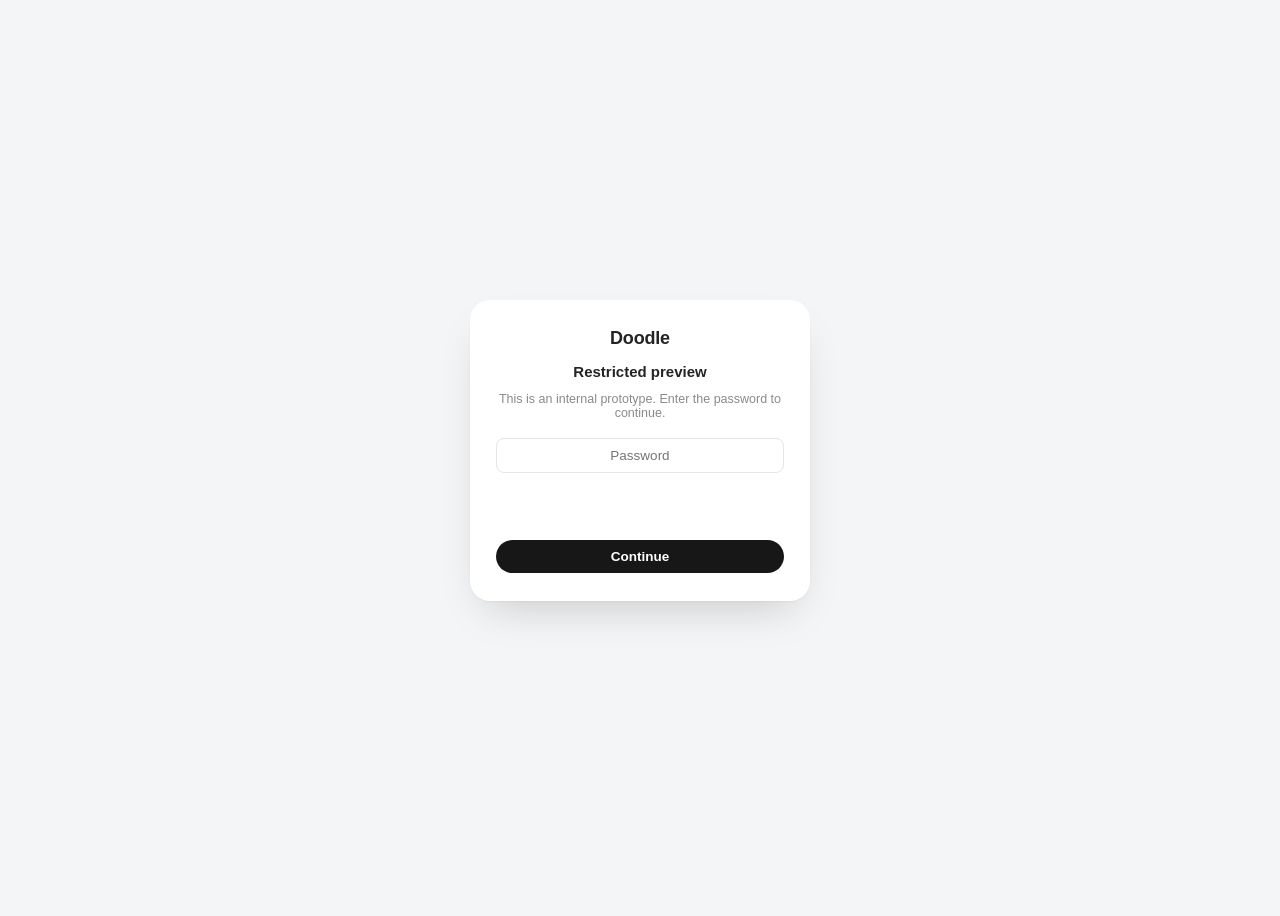
<file: group-poll-preview.html>
<!DOCTYPE html>
<html lang="en"><head><meta http-equiv="Content-Type" content="text/html; charset=UTF-8">
<meta name="viewport" content="width=device-width, initial-scale=1.0">
<title>Doodle: Group poll</title>
<style>
  /* This prototype commits to a single (light) look on purpose — it's a
     faithful recreation of a real, light-only product surface, not a
     from-scratch page, so there is no dark-mode variant to design. */
  :root {
    --bg: #f4f5f7;
    --card: #ffffff;
    --ink: #242424;
    --ink-muted: #8a8a8a;
    --ink-faint: #b7b7b7;
    --line: #e6e6e6;
    --fill: #f5f5f6;
    --fill-strong: #eeeeef;
    --primary: #171717;
    --primary-ink: #ffffff;
    --accent: #0f6ff5;
    --accent-soft: rgba(15, 111, 245, 0.12);
    --danger: #e0433d;
    --radius-lg: 20px;
    --radius-md: 12px;
    --radius-sm: 8px;
    --shadow-card: 0 1px 2px rgba(20, 20, 20, 0.04), 0 20px 45px -18px rgba(20, 20, 20, 0.22);
    --shadow-pop: 0 10px 30px -8px rgba(20, 20, 20, 0.28);
  }

  * { box-sizing: border-box; }
  body {
    background: var(--bg);
    color: var(--ink);
    font-family: -apple-system, BlinkMacSystemFont, "Segoe UI", Inter, Roboto, Helvetica, Arial, sans-serif;
    -webkit-font-smoothing: antialiased;
  }
  button, input, select, textarea { font-family: inherit; color: inherit; }
  button { cursor: pointer; }
  ::selection { background: var(--accent-soft); }

  .stage {
    min-height: 100vh;
    display: flex;
    flex-direction: column;
    align-items: center;
    padding: 28px 20px 40px;
  }
  .stage-head {
    width: 100%;
    max-width: 980px;
    display: flex;
    align-items: baseline;
    justify-content: space-between;
    gap: 12px;
    margin-bottom: 18px;
  }
  .wordmark { font-weight: 700; font-size: 17px; letter-spacing: -0.01em; }
  .eyebrow {
    font-size: 11px;
    font-weight: 600;
    letter-spacing: 0.08em;
    text-transform: uppercase;
    color: var(--ink-muted);
  }

  .layout {
    width: 100%;
    max-width: 980px;
    display: grid;
    grid-template-columns: 400px 1fr;
    gap: 18px;
    align-items: start;
  }
  @media (max-width: 860px) {
    .layout { grid-template-columns: 1fr; }
    .grid-pane { display: none; }
  }

  /* ---------- Create panel ---------- */
  .panel {
    background: var(--card);
    border-radius: var(--radius-lg);
    box-shadow: var(--shadow-card);
    display: flex;
    flex-direction: column;
    height: 640px;
    overflow: hidden;
    position: relative;
  }
  .panel-scroll {
    flex: 1;
    overflow-y: auto;
    padding: 16px 18px 90px;
  }
  .panel-scroll::-webkit-scrollbar { width: 6px; }
  .panel-scroll::-webkit-scrollbar-thumb { background: var(--line); border-radius: 3px; }

  .panel-top {
    display: flex;
    justify-content: flex-end;
    padding-bottom: 10px;
  }
  .btn-plain {
    background: none;
    border: none;
    font-size: 13px;
    font-weight: 500;
    color: var(--ink-muted);
    padding: 6px 8px;
    border-radius: 999px;
  }
  .btn-plain:hover { background: var(--fill); color: var(--ink); }

  .title-input {
    width: 100%;
    border: 1px solid var(--line);
    border-radius: var(--radius-sm);
    padding: 8px 10px;
    font-size: 14px;
    font-weight: 500;
    margin-bottom: 14px;
    outline: none;
  }
  .title-input:focus { border-color: var(--ink); }

  .row {
    display: flex;
    gap: 14px;
    align-items: flex-start;
    padding: 12px 0;
  }
  .row-icon {
    width: 20px; height: 20px; shrink: 0;
    color: var(--ink-faint);
    display: flex; align-items: center; justify-content: center;
    margin-top: 2px;
  }
  .row-body { flex: 1; min-width: 0; display: flex; flex-direction: column; gap: 8px; }
  .rule { border-top: 1px solid var(--line); }

  .section {
    display: flex; flex-direction: column; gap: 8px;
    padding: 14px 0;
  }
  .section-title {
    font-size: 13px; font-weight: 600;
    display: flex; align-items: center; gap: 6px;
  }
  .info-dot {
    width: 14px; height: 14px; border-radius: 50%;
    border: 1px solid var(--ink-faint);
    color: var(--ink-faint);
    font-size: 9px; font-weight: 600;
    display: inline-flex; align-items: center; justify-content: center;
    cursor: default;
  }
  .info-dot:hover { border-color: var(--ink-muted); color: var(--ink-muted); }

  .select {
    display: inline-flex; align-items: center; gap: 6px;
    border: 1px solid var(--line);
    border-radius: var(--radius-sm);
    padding: 7px 8px 7px 10px;
    font-size: 13px; font-weight: 500;
    background: var(--card);
    width: fit-content;
    position: relative;
  }
  .select:hover { border-color: #cfcfcf; }
  .select svg { color: var(--ink-muted); }
  .field-full {
    width: 100%;
    border: 1px solid var(--line);
    border-radius: var(--radius-sm);
    padding: 8px 10px;
    font-size: 13px;
    background: var(--card);
  }
  .field-full:focus, .select:focus-within { outline: none; border-color: var(--ink); }

  .pill-btn {
    border: 1px solid var(--line);
    background: var(--card);
    border-radius: 999px;
    padding: 6px 14px;
    font-size: 13px; font-weight: 500;
    color: var(--ink-muted);
    width: fit-content;
  }
  .pill-btn:hover { background: var(--fill); color: var(--ink); }

  .or-divider {
    display: flex; align-items: center; gap: 10px;
    color: var(--ink-faint); font-size: 11px; margin: 2px 0;
  }
  .or-divider::before, .or-divider::after {
    content: ""; flex: 1; height: 1px; background: var(--line);
  }

  .add-time-big {
    width: 100%;
    border: 1px solid var(--line);
    border-radius: 18px;
    padding: 16px;
    background: var(--card);
    font-size: 15px; font-weight: 600;
    display: flex; align-items: center; justify-content: center; gap: 8px;
  }
  .add-time-big:hover { background: var(--fill); }

  .time-row {
    display: flex; align-items: center; gap: 8px;
    padding: 7px 0;
  }
  .time-row span.label { flex: 1; font-size: 13px; min-width: 0; overflow: hidden; text-overflow: ellipsis; white-space: nowrap; }
  .icon-btn {
    width: 26px; height: 26px; border-radius: var(--radius-sm);
    background: none; border: none;
    color: var(--ink-muted);
    display: flex; align-items: center; justify-content: center;
    shrink: 0;
  }
  .icon-btn:hover { background: var(--fill); color: var(--ink); }
  .icon-btn:disabled { opacity: 0.3; cursor: not-allowed; }
  .icon-btn:disabled:hover { background: none; color: var(--ink-muted); }

  .add-time-small {
    align-self: flex-start;
    background: none; border: none;
    font-size: 13px; font-weight: 500;
    color: var(--ink);
    padding: 6px 10px;
    border-radius: 999px;
    display: flex; align-items: center; gap: 6px;
    margin-top: 2px;
  }
  .add-time-small:hover { background: var(--fill); }

  .editor {
    border: 1px solid var(--line);
    border-radius: var(--radius-md);
    padding: 10px;
    display: flex; flex-direction: column; gap: 8px;
    margin: 4px 0;
  }
  .editor .time-fields { display: flex; align-items: center; gap: 8px; }
  .editor .time-fields input { flex: 1; min-width: 0; }
  .editor input[type="date"], .editor input[type="time"] {
    border: 1px solid var(--line); border-radius: var(--radius-sm);
    padding: 7px 8px; font-size: 13px; width: 100%;
  }
  .editor-actions { display: flex; justify-content: flex-end; gap: 8px; }
  .btn-ghost-sm { background: none; border: none; font-size: 12.5px; font-weight: 500; color: var(--ink-muted); padding: 6px 10px; border-radius: 999px; }
  .btn-ghost-sm:hover { background: var(--fill); }
  .btn-dark-sm { background: var(--primary); color: var(--primary-ink); border: none; font-size: 12.5px; font-weight: 600; padding: 6px 12px; border-radius: 999px; }
  .btn-dark-sm:disabled { opacity: 0.35; cursor: not-allowed; }

  .search-field {
    display: flex; align-items: center; gap: 7px;
    border: 1px solid var(--line); border-radius: var(--radius-sm);
    padding: 7px 10px;
    position: relative;
  }
  .search-field input { border: none; outline: none; flex: 1; font-size: 13px; background: none; }
  .search-field svg { color: var(--ink-muted); shrink: 0; }
  .suggest-pop {
    position: absolute; left: 0; right: 0; top: calc(100% + 4px);
    background: var(--card); border: 1px solid var(--line); border-radius: var(--radius-md);
    box-shadow: var(--shadow-pop); z-index: 20; overflow: hidden;
  }
  .suggest-item {
    display: flex; align-items: center; gap: 8px; padding: 8px 10px;
    font-size: 13px; text-align: left; width: 100%; background: none; border: none;
  }
  .suggest-item:hover { background: var(--fill); }

  .avatar {
    width: 28px; height: 28px; border-radius: 50%; flex: none;
    display: flex; align-items: center; justify-content: center;
    color: #fff; font-size: 10.5px; font-weight: 600; overflow: hidden;
  }
  .person-row { display: flex; align-items: center; gap: 10px; padding: 6px 0; }
  .person-meta { flex: 1; min-width: 0; }
  .person-name { font-size: 13.5px; font-weight: 500; }
  .person-sub { font-size: 11.5px; color: var(--ink-muted); display: flex; align-items: center; gap: 5px; }
  .person-actions { display: flex; align-items: center; gap: 2px; }

  .toggle {
    width: 34px; height: 20px; border-radius: 999px; border: none;
    background: var(--line); position: relative; flex: none; padding: 0;
  }
  .toggle.on { background: var(--primary); }
  .toggle .knob {
    position: absolute; top: 2px; left: 2px; width: 16px; height: 16px; border-radius: 50%;
    background: #fff; transition: transform .15s ease;
  }
  .toggle.on .knob { transform: translateX(14px); }

  .settings-head {
    display: flex; align-items: center; justify-content: space-between;
    padding: 12px 0; border-top: 1px solid var(--line);
  }
  .settings-head button.chev {
    background: none; border: none; color: var(--ink-muted);
    width: 22px; height: 22px; display: flex; align-items: center; justify-content: center;
    border-radius: var(--radius-sm);
  }
  .settings-head button.chev:hover { background: var(--fill); }
  .settings-head .chev svg { transition: transform .15s ease; }
  .settings-body { display: flex; flex-direction: column; gap: 14px; padding-bottom: 8px; }
  .field-label { font-size: 12px; color: var(--ink-muted); display: flex; align-items: center; gap: 6px; margin-bottom: 6px; }
  .toggle-row { display: flex; align-items: center; justify-content: space-between; }
  .toggle-copy p.t { font-size: 13px; font-weight: 500; }
  .toggle-copy p.d { font-size: 11.5px; color: var(--ink-muted); margin-top: 2px; }

  .footer {
    position: absolute; left: 0; right: 0; bottom: 0;
    display: flex; align-items: center; justify-content: space-between;
    padding: 14px 18px 16px;
    background: linear-gradient(to top, var(--card) 60%, transparent);
  }
  .btn-outline {
    border: 1px solid var(--line); background: var(--card);
    border-radius: 999px; padding: 9px 18px; font-size: 13.5px; font-weight: 600;
  }
  .btn-outline:hover { background: var(--fill); }
  .btn-primary {
    border: none; background: var(--primary); color: var(--primary-ink);
    border-radius: 999px; padding: 9px 20px; font-size: 13.5px; font-weight: 600;
  }
  .btn-primary:hover { opacity: 0.88; }

  /* ---------- Grid pane ---------- */
  .grid-pane {
    background: var(--card);
    border-radius: var(--radius-lg);
    box-shadow: var(--shadow-card);
    padding: 16px 16px 18px;
    height: 640px;
    display: flex;
    flex-direction: column;
  }
  .grid-head { display: flex; align-items: baseline; justify-content: space-between; margin-bottom: 10px; }
  .grid-head h2 { font-size: 15px; font-weight: 600; }
  .grid-head span { font-size: 12px; color: var(--ink-muted); }
  .grid-days {
    display: grid; grid-template-columns: 44px repeat(7, 1fr);
    font-size: 11px; color: var(--ink-muted); font-weight: 600;
    padding-bottom: 6px; border-bottom: 1px solid var(--line);
    text-align: center;
  }
  .grid-days .today { color: var(--ink); }
  .grid-body-wrap { flex: 1; overflow-y: auto; margin-top: 4px; }
  .grid-body {
    display: grid; grid-template-columns: 44px repeat(7, 1fr);
    position: relative;
  }
  .hour-label {
    font-size: 10.5px; color: var(--ink-faint);
    text-align: right; padding-right: 8px;
    transform: translateY(-6px);
  }
  .day-col { position: relative; border-left: 1px solid #f1f1f2; }
  .hour-line { border-top: 1px solid #f1f1f2; height: 40px; }
  .half-cell {
    position: absolute; left: 2px; right: 2px; height: 20px;
    border-radius: 4px; cursor: pointer;
  }
  .half-cell:hover { background: rgba(0,0,0,0.035); }
  .half-cell.selected {
    background: var(--accent-soft);
    border-left: 2px dashed rgba(15,111,245,0.5);
    border-right: 2px dashed rgba(15,111,245,0.5);
  }
  .half-cell.selected.first { border-top: 2px dashed rgba(15,111,245,0.5); border-radius: 4px 4px 0 0; }
  .half-cell.selected.last { border-bottom: 2px dashed rgba(15,111,245,0.5); border-radius: 0 0 4px 4px; }
  .half-cell .time-tag { font-size: 8.5px; color: var(--accent); padding: 1px 0 0 3px; pointer-events: none; user-select: none; }

  .grid-flash { animation: pulseFlash 0.9s ease-out; }
  @keyframes pulseFlash {
    0% { box-shadow: inset 0 0 0 4px rgba(15,111,245,0.55); }
    60% { box-shadow: inset 0 0 0 4px rgba(15,111,245,0.35); }
    100% { box-shadow: inset 0 0 0 4px rgba(15,111,245,0); }
  }
  @media (prefers-reduced-motion: reduce) { .grid-flash { animation: none; } }

  /* ---------- Preview modal ---------- */
  .modal-backdrop {
    position: fixed; inset: 0; background: rgba(20,20,20,0.45);
    display: flex; align-items: center; justify-content: center;
    z-index: 100; padding: 16px;
  }
  .modal-card {
    width: 100%; max-width: 400px; max-height: 85vh;
    background: var(--card); border-radius: var(--radius-lg);
    box-shadow: var(--shadow-pop);
    display: flex; flex-direction: column; overflow: hidden;
  }
  .modal-head { display: flex; align-items: center; justify-content: space-between; padding: 16px 18px 12px; border-bottom: 1px solid var(--line); }
  .badge { background: var(--fill); color: var(--ink-muted); font-size: 10.5px; font-weight: 600; letter-spacing: 0.05em; text-transform: uppercase; padding: 4px 10px; border-radius: 999px; }
  .modal-body { padding: 18px; overflow-y: auto; display: flex; flex-direction: column; gap: 18px; }
  .host-stack { display: flex; }
  .host-stack .avatar { border: 2px solid var(--card); margin-left: -8px; }
  .host-stack .avatar:first-child { margin-left: 0; }
  .modal-title { font-size: 19px; font-weight: 700; letter-spacing: -0.01em; }
  .time-option { display: flex; align-items: center; gap: 10px; border: 1px solid var(--line); border-radius: 14px; padding: 10px 12px; font-size: 13px; }
  .time-option .dot { width: 15px; height: 15px; border-radius: 50%; border: 2px solid #d6d6d6; flex: none; }
  .modal-foot { padding: 12px 18px 16px; border-top: 1px solid var(--line); }
  .modal-foot p { font-size: 11px; color: var(--ink-muted); text-align: center; }

  .toast {
    position: fixed; bottom: 22px; left: 50%; transform: translateX(-50%) translateY(12px);
    background: var(--primary); color: var(--primary-ink); font-size: 13px; font-weight: 500;
    padding: 10px 18px; border-radius: 999px; box-shadow: var(--shadow-pop);
    opacity: 0; pointer-events: none; transition: opacity .2s ease, transform .2s ease;
    z-index: 200;
  }
  .toast.show { opacity: 1; transform: translateX(-50%) translateY(0); }

  svg { display: block; }

  /* ---------- Password gate ---------- */
  #gate {
    position: fixed; inset: 0; z-index: 999;
    background: var(--bg);
    display: flex; align-items: center; justify-content: center;
    padding: 20px;
  }
  #gate.hidden { display: none; }
  .gate-card {
    width: 100%; max-width: 340px;
    background: var(--card); border-radius: var(--radius-lg);
    box-shadow: var(--shadow-card);
    padding: 28px 26px;
    text-align: center;
  }
  .gate-card .wordmark { display: block; margin-bottom: 14px; font-size: 18px; }
  .gate-card h1 { font-size: 15px; font-weight: 600; margin-bottom: 4px; }
  .gate-card p { font-size: 12.5px; color: var(--ink-muted); margin-bottom: 18px; }
  .gate-card form { display: flex; flex-direction: column; gap: 10px; }
  .gate-card input {
    width: 100%; border: 1px solid var(--line); border-radius: var(--radius-sm);
    padding: 9px 12px; font-size: 13.5px; text-align: center; outline: none;
  }
  .gate-card input:focus { border-color: var(--ink); }
  .gate-card button {
    border: none; background: var(--primary); color: var(--primary-ink);
    border-radius: 999px; padding: 9px 16px; font-size: 13.5px; font-weight: 600;
  }
  .gate-card button:hover { opacity: 0.88; }
  .gate-error { font-size: 12px; color: var(--danger); min-height: 16px; }
</style>
</head>
<body>

<div id="gate">
  <div class="gate-card">
    <span class="wordmark">Doodle</span>
    <h1>Restricted preview</h1>
    <p>This is an internal prototype. Enter the password to continue.</p>
    <form id="gateForm">
      <input type="password" id="gatePassword" placeholder="Password" autocomplete="off" />
      <p class="gate-error" id="gateError"></p>
      <button type="submit">Continue</button>
    </form>
  </div>
</div>
<script>
  (function () {
    var PASSWORD = '!Doodle2026';
    var KEY = 'gp-preview-unlocked';
    var gate = document.getElementById('gate');
    var alreadyUnlocked = false;
    try { alreadyUnlocked = localStorage.getItem(KEY) === 'true'; } catch (e) {}
    if (alreadyUnlocked) { gate.classList.add('hidden'); }
    document.getElementById('gateForm').addEventListener('submit', function (e) {
      e.preventDefault();
      var input = document.getElementById('gatePassword');
      if (input.value === PASSWORD) {
        try { localStorage.setItem(KEY, 'true'); } catch (e) {}
        gate.classList.add('hidden');
      } else {
        document.getElementById('gateError').textContent = 'Incorrect password.';
        input.value = '';
        input.focus();
      }
    });
  })();
</script>

<div class="stage">
  <div class="stage-head">
    <span class="wordmark">Doodle</span>
    <span class="eyebrow">Group poll · create flow prototype</span>
  </div>

  <div class="layout">
    <div class="panel">
      <div class="panel-scroll" id="panelScroll">
        <div class="panel-top">
          <button class="btn-plain">Close</button>
        </div>
        <input class="title-input" id="titleInput" value="Group poll" />
        <div id="dynamicSections"></div>
      </div>
      <div class="footer">
        <button class="btn-outline" id="previewBtn">Preview</button>
        <button class="btn-primary" id="createBtn">Create</button>
      </div>
    </div>

    <div class="grid-pane">
      <div class="grid-head">
        <h2>Week of Sep 7</h2>
        <span id="gridHint">Click a cell to propose a time</span>
      </div>
      <div class="grid-days" id="gridDays"></div>
      <div class="grid-body-wrap">
        <div class="grid-body" id="gridBody"></div>
      </div>
    </div>
  </div>
</div>

<div id="modalRoot"></div>
<div class="toast" id="toast"></div>

<script>
  // ---------------------------------------------------------------
  // Icons (inline, theme-colored via currentColor)
  // ---------------------------------------------------------------
  const ICONS = {
    clock: '<svg width="16" height="16" viewBox="0 0 24 24" fill="none" stroke="currentColor" stroke-width="1.6"><circle cx="12" cy="12" r="9"/><path d="M12 7v5l3 2"/></svg>',
    chevDown: '<svg width="14" height="14" viewBox="0 0 24 24" fill="none" stroke="currentColor" stroke-width="2"><path d="M6 9l6 6 6-6"/></svg>',
    plus: '<svg width="14" height="14" viewBox="0 0 24 24" fill="none" stroke="currentColor" stroke-width="2"><path d="M12 5v14M5 12h14"/></svg>',
    pencil: '<svg width="13" height="13" viewBox="0 0 24 24" fill="none" stroke="currentColor" stroke-width="1.8"><path d="M12 20h9"/><path d="M16.5 3.5a2.1 2.1 0 0 1 3 3L7 19l-4 1 1-4Z"/></svg>',
    x: '<svg width="13" height="13" viewBox="0 0 24 24" fill="none" stroke="currentColor" stroke-width="2"><path d="M18 6 6 18M6 6l12 12"/></svg>',
    search: '<svg width="14" height="14" viewBox="0 0 24 24" fill="none" stroke="currentColor" stroke-width="1.8"><circle cx="11" cy="11" r="7"/><path d="m21 21-4.3-4.3"/></svg>',
    eye: '<svg width="14" height="14" viewBox="0 0 24 24" fill="none" stroke="currentColor" stroke-width="1.8"><path d="M1 12s4-7 11-7 11 7 11 7-4 7-11 7-11-7-11-7Z"/><circle cx="12" cy="12" r="3"/></svg>',
    eyeOff: '<svg width="14" height="14" viewBox="0 0 24 24" fill="none" stroke="currentColor" stroke-width="1.8"><path d="M17.94 17.94A10.9 10.9 0 0 1 12 19c-7 0-11-7-11-7a21 21 0 0 1 5.06-5.94M9.9 4.24A9.1 9.1 0 0 1 12 5c7 0 11 7 11 7a21.4 21.4 0 0 1-2.36 3.36M14.12 14.12a3 3 0 1 1-4.24-4.24"/><path d="M1 1l22 22"/></svg>',
    crown: '<svg width="13" height="13" viewBox="0 0 24 24" fill="none" stroke="currentColor" stroke-width="1.8"><path d="m2 18 2-11 5 5 3-8 3 8 5-5 2 11Z"/></svg>',
    calendar: '<svg width="14" height="14" viewBox="0 0 24 24" fill="none" stroke="currentColor" stroke-width="1.8"><rect x="3" y="4" width="18" height="17" rx="2"/><path d="M3 9h18M8 2v4M16 2v4"/></svg>',
    globe: '<svg width="16" height="16" viewBox="0 0 24 24" fill="none" stroke="currentColor" stroke-width="1.6"><circle cx="12" cy="12" r="9"/><path d="M3 12h18M12 3a14 14 0 0 1 0 18 14 14 0 0 1 0-18Z"/></svg>',
    video: '<svg width="16" height="16" viewBox="0 0 24 24" fill="none" stroke="currentColor" stroke-width="1.6"><rect x="2" y="6" width="14" height="12" rx="2"/><path d="m22 8-6 4 6 4Z"/></svg>',
    pin: '<svg width="16" height="16" viewBox="0 0 24 24" fill="none" stroke="currentColor" stroke-width="1.6"><path d="M12 21s7-6.5 7-12a7 7 0 1 0-14 0c0 5.5 7 12 7 12Z"/><circle cx="12" cy="9" r="2.3"/></svg>',
    bell: '<svg width="16" height="16" viewBox="0 0 24 24" fill="none" stroke="currentColor" stroke-width="1.6"><path d="M6 8a6 6 0 0 1 12 0c0 5 2 6 2 6H4s2-1 2-6Z"/><path d="M10 20a2 2 0 0 0 4 0"/></svg>',
    sliders: '<svg width="16" height="16" viewBox="0 0 24 24" fill="none" stroke="currentColor" stroke-width="1.6"><path d="M4 6h10M18 6h2M4 12h4M12 12h8M4 18h13M21 18h0"/><circle cx="17" cy="6" r="2"/><circle cx="9" cy="12" r="2"/><circle cx="18" cy="18" r="2"/></svg>',
  };

  // ---------------------------------------------------------------
  // Directory (mock people for search/autocomplete)
  // ---------------------------------------------------------------
  const DIRECTORY = [
    { name: 'Sarah Chen', email: 'sarah.chen@company.com', color: '#8b5cf6' },
    { name: 'Marcus Johnson', email: 'marcus.j@company.com', color: '#ef4444' },
    { name: 'Priya Patel', email: 'priya.patel@company.com', color: '#ec4899' },
    { name: 'David Kim', email: 'david.kim@company.com', color: '#14b8a6' },
    { name: 'Alex Morgan', email: 'alex.morgan@company.com', color: '#3b82f6' },
    { name: 'Sofia Martinez', email: 'sofia.m@company.com', color: '#06b6d4' },
  ];
  function initials(name) { return name.split(' ').map(w => w[0]).join('').toUpperCase().slice(0, 2); }

  const START_HOUR = 7, END_HOUR = 19, TOTAL_HALF = (END_HOUR - START_HOUR) * 2;
  const DAY_LABELS = ['SUN', 'MON', 'TUE', 'WED', 'THU', 'FRI', 'SAT'];
  const today = new Date(2026, 8, 11); // Fri, Sep 11 2026 — matches the app's mock "today"
  const weekStart = new Date(today); weekStart.setDate(today.getDate() - today.getDay());
  const weekDates = Array.from({ length: 7 }, (_, i) => { const d = new Date(weekStart); d.setDate(weekStart.getDate() + i); return d; });

  function timeStr(halfIdx) {
    const mins = START_HOUR * 60 + halfIdx * 30;
    let h = Math.floor(mins / 60), m = mins % 60;
    const period = h >= 12 ? 'pm' : 'am';
    const h12 = h % 12 === 0 ? 12 : h % 12;
    return m === 0 ? `${h12} ${period}` : `${h12}:${String(m).padStart(2, '0')} ${period}`;
  }
  function hhmm(halfIdx) {
    const mins = START_HOUR * 60 + halfIdx * 30;
    return `${String(Math.floor(mins / 60)).padStart(2, '0')}:${String(mins % 60).padStart(2, '0')}`;
  }
  function dayLabel(dayIdx) {
    const d = weekDates[dayIdx];
    return `${DAY_LABELS[dayIdx][0]}${DAY_LABELS[dayIdx].slice(1).toLowerCase()}, ${d.toLocaleDateString('en-US', { month: 'short', day: 'numeric' })}`;
  }
  function toISO(d) { return `${d.getFullYear()}-${String(d.getMonth()+1).padStart(2,'0')}-${String(d.getDate()).padStart(2,'0')}`; }
  function fmt12(hhmmStr) {
    const [h, m] = hhmmStr.split(':').map(Number);
    const period = h >= 12 ? 'pm' : 'am';
    const h12 = h % 12 === 0 ? 12 : h % 12;
    return m === 0 ? `${h12} ${period}` : `${h12}:${String(m).padStart(2, '0')} ${period}`;
  }
  function labelForDate(dateISO, start, end) {
    const [y,mo,da] = dateISO.split('-').map(Number);
    const d = new Date(y, mo-1, da);
    const wd = d.toLocaleDateString('en-US', { weekday: 'short' });
    const md = d.toLocaleDateString('en-US', { month: 'short', day: 'numeric' });
    return `${wd}, ${md} · ${fmt12(start)} → ${fmt12(end)}`;
  }

  // ---------------------------------------------------------------
  // State
  // ---------------------------------------------------------------
  const state = {
    duration: '60',
    customMinutes: 30,
    gridSlots: new Set(),          // "dayIdx-halfIdx"
    manualTimes: [],               // { id, date, start, end }
    editingId: null,               // entry id | "new" | null
    editingIsGrid: false,
    participants: [],              // { id, name, email, color, role }
    participantInput: '',
    hosts: [{ id: 'organizer', name: 'Elena Marchetti', color: '#64B5F6', role: 'Organizer', hidden: false }],
    hostInput: '',
    description: '',
    pollLink: 'my-test-poll',
    pollSettingsOpen: false,
    advancedOpen: false,
    timezone: '(GMT+02:00) Central European Time',
    video: 'Google Meet',
    location: '',
    calendar: 'Work calendar',
    deadlineOn: true,
    deadlineDate: '2026-09-18',
    remindersOn: false,
    hideParticipantList: false,
    maxParticipants: 'No maximum',
    showPreview: false,
  };

  const DURATIONS = [
    ['30', '30 min'], ['60', '60 min'], ['90', '90 min'], ['120', '120 min'],
    ['allday', 'All day'], ['custom', 'Custom'],
  ];

  function durationMinutes() {
    if (state.duration === 'allday') return -1;
    if (state.duration === 'custom') return state.customMinutes;
    return parseInt(state.duration, 10);
  }
  function blockHalfHours() {
    const m = durationMinutes();
    if (m < 0) return TOTAL_HALF;
    return Math.max(1, Math.round(m / 30));
  }

  function entries() {
    const grid = [];
    const byDay = {};
    for (const key of state.gridSlots) {
      const [d, h] = key.split('-').map(Number);
      (byDay[d] ||= []).push(h);
    }
    for (const d of Object.keys(byDay)) {
      const idxs = byDay[d].sort((a,b)=>a-b);
      let start = idxs[0], end = idxs[0];
      const blocks = [];
      for (let i = 1; i < idxs.length; i++) {
        if (idxs[i] === end + 1) end = idxs[i];
        else { blocks.push([start, end]); start = idxs[i]; end = idxs[i]; }
      }
      blocks.push([start, end]);
      for (const [s, e] of blocks) {
        grid.push({
          id: `g-${d}-${s}-${e}`,
          label: `${dayLabel(+d)} · ${timeStr(s)} → ${timeStr(e + 1)}`,
          isGrid: true, dayIdx: +d, startHalf: s, endHalf: e + 1,
        });
      }
    }
    const manual = state.manualTimes.map(t => ({
      id: t.id, label: labelForDate(t.date, t.start, t.end), isGrid: false, raw: t,
    }));
    return [...grid, ...manual];
  }

  function removeGridBlock(dayIdx, s, e) {
    for (let i = s; i < e; i++) state.gridSlots.delete(`${dayIdx}-${i}`);
  }

  function newEntryDefaults() {
    const now = new Date();
    now.setMinutes(Math.ceil(now.getMinutes() / 30) * 30, 0, 0);
    const mins = durationMinutes();
    const dur = mins < 0 ? 12 * 60 : (mins || 30);
    const end = new Date(now.getTime() + dur * 60000);
    const pad = n => String(n).padStart(2, '0');
    return {
      date: toISO(now),
      start: `${pad(now.getHours())}:${pad(now.getMinutes())}`,
      end: `${pad(end.getHours())}:${pad(end.getMinutes())}`,
    };
  }

  // ---------------------------------------------------------------
  // Render: dynamic sections
  // ---------------------------------------------------------------
  function el(html) { const t = document.createElement('template'); t.innerHTML = html.trim(); return t.content.firstElementChild; }

  function renderTimeRow(entry) {
    if (state.editingId === entry.id) {
      const d = entry.isGrid
        ? { date: toISO(weekDates[entry.dayIdx]), start: hhmm(entry.startHalf), end: hhmm(entry.endHalf) }
        : { date: entry.raw.date, start: entry.raw.start, end: entry.raw.end };
      return renderEditor(d, (date, start, end) => {
        if (entry.isGrid) removeGridBlock(entry.dayIdx, entry.startHalf, entry.endHalf);
        state.manualTimes.push({ id: 't-' + Date.now(), date, start, end });
        state.editingId = null;
        renderAll();
      });
    }
    const row = document.createElement('div');
    row.className = 'time-row';
    row.innerHTML = `
      <span class="label">${entry.label}</span>
      <button class="icon-btn" title="Edit time" data-edit="${entry.id}">${ICONS.pencil}</button>
      <button class="icon-btn" title="Remove time" data-remove="${entry.id}">${ICONS.x}</button>
    `;
    row.querySelector('[data-edit]').onclick = () => { state.editingId = entry.id; renderAll(); };
    row.querySelector('[data-remove]').onclick = () => {
      if (entry.isGrid) removeGridBlock(entry.dayIdx, entry.startHalf, entry.endHalf);
      else state.manualTimes = state.manualTimes.filter(t => t.id !== entry.id);
      renderAll();
    };
    return row;
  }

  function renderEditor(defaults, onSave) {
    const wrap = document.createElement('div');
    wrap.className = 'editor';
    wrap.innerHTML = `
      <input type="date" value="${defaults.date}" />
      <div class="time-fields">
        <input type="time" value="${defaults.start}" />
        <span style="color:var(--ink-muted);font-size:12px;">→</span>
        <input type="time" value="${defaults.end}" />
      </div>
      <div class="editor-actions">
        <button class="btn-ghost-sm" data-cancel>Cancel</button>
        <button class="btn-dark-sm" data-save>Save</button>
      </div>
    `;
    const [dateInput] = wrap.querySelectorAll('input[type="date"]');
    const [startInput, endInput] = wrap.querySelectorAll('input[type="time"]');
    const saveBtn = wrap.querySelector('[data-save]');
    function validate() { saveBtn.disabled = !dateInput.value || !startInput.value || !endInput.value || endInput.value <= startInput.value; }
    [dateInput, startInput, endInput].forEach(i => i.addEventListener('input', validate));
    validate();
    wrap.querySelector('[data-cancel]').onclick = () => { state.editingId = null; renderAll(); };
    saveBtn.onclick = () => onSave(dateInput.value, startInput.value, endInput.value);
    return wrap;
  }

  function renderTimesSection() {
    const list = entries();
    const container = document.createElement('div');

    // Duration + click-grid row
    const row1 = el(`<div class="row"><div class="row-icon">${ICONS.clock}</div><div class="row-body"></div></div>`);
    const body1 = row1.querySelector('.row-body');

    const selectWrap = el(`
      <div class="select" id="durationSelect">
        <span id="durationLabel"></span>${ICONS.chevDown}
        <select id="durationNative" style="position:absolute;inset:0;opacity:0;cursor:pointer;">
          ${DURATIONS.map(([v, l]) => `<option value="${v}" ${v===state.duration?'selected':''}>${l}</option>`).join('')}
        </select>
      </div>
    `);
    selectWrap.querySelector('#durationLabel').textContent = DURATIONS.find(d => d[0] === state.duration)[1];
    selectWrap.querySelector('#durationNative').onchange = (e) => { state.duration = e.target.value; renderAll(); };
    body1.appendChild(selectWrap);

    if (state.duration === 'custom') {
      const custom = el(`<input class="field-full" type="number" min="1" placeholder="Minutes" style="max-width:140px;" value="${state.customMinutes}" />`);
      custom.oninput = (e) => { state.customMinutes = Math.max(1, parseInt(e.target.value, 10) || 1); };
      body1.appendChild(custom);
    }

    const clickGridBtn = el(`<button class="pill-btn">Click the calendar grid to add times.</button>`);
    clickGridBtn.onclick = () => {
      const pane = document.querySelector('.grid-pane');
      pane.classList.remove('grid-flash'); void pane.offsetWidth; pane.classList.add('grid-flash');
    };
    body1.appendChild(clickGridBtn);

    if (list.length === 0 && state.editingId !== 'new') {
      const or = el(`<div class="or-divider">or</div>`);
      body1.appendChild(or);
      const big = el(`<button class="add-time-big">${ICONS.plus}Add time</button>`);
      big.onclick = () => { state.editingId = 'new'; renderAll(); };
      body1.appendChild(big);
    }
    container.appendChild(row1);

    // Proposed times — aligned flush-left like Participants/Hosts
    if (list.length > 0 || state.editingId === 'new') {
      const sec = el(`<div class="section"><span class="section-title">Proposed times <span class="info-dot" title="The times participants will be asked to vote on.">i</span></span></div>`);
      const listWrap = document.createElement('div');
      list.forEach(entry => listWrap.appendChild(renderTimeRow(entry)));
      if (state.editingId === 'new') {
        listWrap.appendChild(renderEditor(newEntryDefaults(), (date, start, end) => {
          state.manualTimes.push({ id: 't-' + Date.now(), date, start, end });
          state.editingId = null; renderAll();
        }));
      }
      if (list.length > 0 && state.editingId === null) {
        const small = el(`<button class="add-time-small">${ICONS.plus}Add time</button>`);
        small.onclick = () => { state.editingId = 'new'; renderAll(); };
        listWrap.appendChild(small);
      }
      sec.appendChild(listWrap);
      container.appendChild(sec);
    }
    return container;
  }

  function renderPersonRow(person, { onToggleRole, onRemove, roleLabels, showRemove = true }) {
    const row = document.createElement('div');
    row.className = 'person-row';
    row.innerHTML = `
      <div class="avatar" style="background:${person.color}">${initials(person.name)}</div>
      <div class="person-meta">
        <div class="person-name">${person.name}</div>
        <div class="person-sub">${roleLabels(person)}</div>
      </div>
      <div class="person-actions"></div>
    `;
    const actions = row.querySelector('.person-actions');
    if (onToggleRole) {
      const btn = el(`<button class="icon-btn" title="${onToggleRole.title(person)}">${onToggleRole.icon(person)}</button>`);
      btn.onclick = () => onToggleRole.run(person);
      actions.appendChild(btn);
    }
    if (showRemove) {
      const rm = el(`<button class="icon-btn" title="Remove">${ICONS.x}</button>`);
      rm.onclick = onRemove;
      actions.appendChild(rm);
    }
    return row;
  }

  function renderSearchField({ placeholder, value, onInput, onPick, excludeEmails, colorSeed }) {
    const wrap = document.createElement('div');
    wrap.style.position = 'relative';
    wrap.innerHTML = `<div class="search-field">${ICONS.search}<input placeholder="${placeholder}" value="${value}" /></div>`;
    const input = wrap.querySelector('input');
    input.oninput = (e) => { onInput(e.target.value); renderAll(); };
    if (value.trim()) {
      const matches = DIRECTORY.filter(p => !excludeEmails.has(p.email) &&
        (p.name.toLowerCase().includes(value.toLowerCase()) || p.email.toLowerCase().includes(value.toLowerCase())));
      if (matches.length) {
        const pop = document.createElement('div');
        pop.className = 'suggest-pop';
        matches.forEach(p => {
          const item = el(`<button class="suggest-item"><span class="avatar" style="width:24px;height:24px;font-size:9px;background:${p.color}">${initials(p.name)}</span><span>${p.name}</span></button>`);
          item.onclick = () => onPick(p);
          pop.appendChild(item);
        });
        wrap.appendChild(pop);
      }
    }
    return wrap;
  }

  function renderParticipantsSection() {
    const sec = el(`<div class="section"><span class="section-title">Participants <span class="info-dot" title="People invited to vote on the proposed times.">i</span></span></div>`);
    state.participants.forEach(p => {
      sec.appendChild(renderPersonRow(p, {
        roleLabels: (pp) => pp.role,
        onToggleRole: {
          icon: () => ICONS.crown, // reuse a neutral tag icon not needed; using required/optional text button instead
          title: (pp) => pp.role === 'Optional' ? 'Make required' : 'Make optional',
          run: (pp) => { pp.role = pp.role === 'Optional' ? 'Required' : 'Optional'; renderAll(); },
        },
        onRemove: () => { state.participants = state.participants.filter(x => x.id !== p.id); renderAll(); },
      }));
    });
    const emails = new Set(state.participants.map(p => p.email));
    sec.appendChild(renderSearchField({
      placeholder: 'Add guests (optional)',
      value: state.participantInput,
      onInput: (v) => { state.participantInput = v; },
      excludeEmails: emails,
      onPick: (p) => {
        state.participants.push({ id: 'p-' + Date.now(), name: p.name, email: p.email, color: p.color, role: 'Required' });
        state.participantInput = ''; renderAll();
      },
    }));
    return sec;
  }

  function renderHostsSection() {
    const sec = el(`<div class="section"><span class="section-title">Hosts <span class="info-dot" title="Co-hosts get full, equal rights to manage this poll. All hosts are shown to participants as organizers, unless hidden.">i</span></span></div>`);
    const canHide = state.hosts.length > 1;
    state.hosts.forEach(h => {
      const row = document.createElement('div');
      row.className = 'person-row';
      row.innerHTML = `
        <div class="avatar" style="background:${h.color}">${initials(h.name)}</div>
        <div class="person-meta">
          <div class="person-name">${h.name}</div>
          <div class="person-sub">${ICONS.crown} ${h.role}${h.hidden ? ' · Hidden from participants' : ''}</div>
        </div>
        <div class="person-actions"></div>
      `;
      if (h.hidden) row.querySelector('.person-meta').style.opacity = '0.5';
      const actions = row.querySelector('.person-actions');
      const eyeBtn = el(`<button class="icon-btn" ${canHide ? '' : 'disabled'} title="${canHide ? (h.hidden ? 'Show to participants' : 'Hide from participants') : 'Add a co-host before hiding this host — a poll needs at least one visible host.'}">${h.hidden ? ICONS.eyeOff : ICONS.eye}</button>`);
      eyeBtn.onclick = () => { if (!canHide) return; h.hidden = !h.hidden; renderAll(); };
      actions.appendChild(eyeBtn);
      if (h.role === 'Co-host') {
        const rm = el(`<button class="icon-btn" title="Remove co-host">${ICONS.x}</button>`);
        rm.onclick = () => {
          state.hosts = state.hosts.filter(x => x.id !== h.id);
          if (state.hosts.length === 1) state.hosts[0].hidden = false;
          renderAll();
        };
        actions.appendChild(rm);
      }
      sec.appendChild(row);
    });
    const emails = new Set(state.hosts.map(h => h.email).filter(Boolean));
    sec.appendChild(renderSearchField({
      placeholder: 'Add co-host by name or email',
      value: state.hostInput,
      onInput: (v) => { state.hostInput = v; },
      excludeEmails: emails,
      onPick: (p) => {
        state.hosts.push({ id: 'h-' + Date.now(), name: p.name, email: p.email, color: p.color, role: 'Co-host', hidden: false });
        state.hostInput = ''; renderAll();
      },
    }));
    return sec;
  }

  function renderDetailsSection() {
    const sec = el(`<div class="section"><span class="section-title">Group poll details <span class="info-dot" title="Basic info participants will see when they open your poll.">i</span></span></div>`);
    const desc = el(`<textarea class="field-full" rows="2" placeholder="Add description">${state.description}</textarea>`);
    desc.oninput = (e) => { state.description = e.target.value; };
    sec.appendChild(desc);
    const link = el(`<div class="search-field"><span style="color:var(--ink-muted);font-size:13px;">doodle.com/gp/</span><input value="${state.pollLink}" style="font-weight:500;" /></div>`);
    link.querySelector('input').oninput = (e) => { state.pollLink = e.target.value; };
    sec.appendChild(link);
    return sec;
  }

  function renderSettingsHeader(title, tooltip, open, onToggle) {
    const head = el(`
      <div class="settings-head">
        <span class="section-title">${title} <span class="info-dot" title="${tooltip}">i</span></span>
        <button class="chev">${ICONS.chevDown}</button>
      </div>
    `);
    const chevSvg = head.querySelector('.chev svg');
    chevSvg.style.transform = open ? 'rotate(0deg)' : 'rotate(-90deg)';
    head.querySelector('button').onclick = onToggle;
    head.querySelector('.section-title').firstChild.nodeType; // noop
    return head;
  }

  function renderPollSettings() {
    const wrap = document.createElement('div');
    wrap.appendChild(renderSettingsHeader('Poll settings', 'Configure the timezone, calendar, video conferencing, and location for this poll.', state.pollSettingsOpen, () => { state.pollSettingsOpen = !state.pollSettingsOpen; renderAll(); }));
    if (state.pollSettingsOpen) {
      const body = el(`<div class="settings-body"></div>`);

      const tzRow = el(`<div class="row" style="padding-top:0;"><div class="row-icon">${ICONS.globe}</div><div class="row-body"></div></div>`);
      const tzSelectWrap = el(`<div class="select" style="width:100%;"><span style="flex:1;text-align:left;">${state.timezone}</span>${ICONS.chevDown}<select style="position:absolute;inset:0;opacity:0;">
          ${['(GMT+02:00) Central European Time', '(GMT+00:00) Coordinated Universal Time', '(GMT-08:00) Pacific Standard Time', '(GMT-05:00) Eastern Standard Time'].map(t => `<option ${t===state.timezone?'selected':''}>${t}</option>`).join('')}
        </select></div>`);
      tzSelectWrap.querySelector('select').onchange = (e) => { state.timezone = e.target.value; renderAll(); };
      tzRow.querySelector('.row-body').appendChild(tzSelectWrap);
      body.appendChild(tzRow);

      const videoRow = el(`<div class="row"><div class="row-icon">${ICONS.video}</div><div class="row-body"></div></div>`);
      const videoSelectWrap = el(`<div class="select" style="width:100%;"><span style="flex:1;text-align:left;">${state.video}</span>${ICONS.chevDown}<select style="position:absolute;inset:0;opacity:0;">
          ${['Google Meet', 'Zoom', 'Microsoft Teams', 'None'].map(v => `<option ${v===state.video?'selected':''}>${v}</option>`).join('')}
        </select></div>`);
      videoSelectWrap.querySelector('select').onchange = (e) => { state.video = e.target.value; renderAll(); };
      videoRow.querySelector('.row-body').appendChild(videoSelectWrap);
      body.appendChild(videoRow);

      const locRow = el(`<div class="row"><div class="row-icon">${ICONS.pin}</div><div class="row-body"></div></div>`);
      const locInput = el(`<input class="field-full" placeholder="Add location" value="${state.location}" />`);
      locInput.oninput = (e) => { state.location = e.target.value; };
      locRow.querySelector('.row-body').appendChild(locInput);
      body.appendChild(locRow);

      const calRow = el(`<div class="row"><div class="row-icon">${ICONS.calendar}</div><div class="row-body"></div></div>`);
      const calSelectWrap = el(`<div class="select" style="width:100%;"><span style="flex:1;text-align:left;">${state.calendar}</span>${ICONS.chevDown}<select style="position:absolute;inset:0;opacity:0;">
          ${['Work calendar', 'Personal calendar'].map(v => `<option ${v===state.calendar?'selected':''}>${v}</option>`).join('')}
        </select></div>`);
      calSelectWrap.querySelector('select').onchange = (e) => { state.calendar = e.target.value; renderAll(); };
      calRow.querySelector('.row-body').appendChild(calSelectWrap);
      body.appendChild(calRow);

      wrap.appendChild(body);
    }
    return wrap;
  }

  function renderToggleRow(icon, title, desc, checked, onChange, extra) {
    const row = el(`<div class="row"><div class="row-icon">${icon}</div><div class="row-body"></div></div>`);
    const body = row.querySelector('.row-body');
    const top = el(`
      <div class="toggle-row">
        <div class="toggle-copy"><p class="t">${title}</p>${desc ? `<p class="d">${desc}</p>` : ''}</div>
        <button class="toggle ${checked ? 'on' : ''}"><span class="knob"></span></button>
      </div>
    `);
    top.querySelector('.toggle').onclick = () => onChange(!checked);
    body.appendChild(top);
    if (extra) body.appendChild(extra);
    return row;
  }

  function renderAdvancedOptions() {
    const wrap = document.createElement('div');
    wrap.appendChild(renderSettingsHeader('Advanced options', 'Optional rules that change how invitees can respond to this poll.', state.advancedOpen, () => { state.advancedOpen = !state.advancedOpen; renderAll(); }));
    if (state.advancedOpen) {
      const body = el(`<div class="settings-body"></div>`);
      body.appendChild(renderToggleRow(ICONS.bell, 'Send automatic reminders', "We'll email invited participants who don't respond.", state.remindersOn, (v) => { state.remindersOn = v; renderAll(); }));

      let deadlineExtra = null;
      if (state.deadlineOn) {
        deadlineExtra = el(`<input class="field-full" type="date" value="${state.deadlineDate}" style="max-width:180px;" />`);
        deadlineExtra.oninput = (e) => { state.deadlineDate = e.target.value; };
      }
      body.appendChild(renderToggleRow(ICONS.clock, 'Set a deadline', "Motivate participants to respond sooner. After the deadline, we won't accept any responses.", state.deadlineOn, (v) => { state.deadlineOn = v; renderAll(); }, deadlineExtra));

      body.appendChild(renderToggleRow(ICONS.eyeOff, 'Hide participant list', "Only you will be able to see participants' personal details.", state.hideParticipantList, (v) => { state.hideParticipantList = v; renderAll(); }));

      const maxRow = el(`<div class="row"><div class="row-icon">${ICONS.sliders}</div><div class="row-body"></div></div>`);
      const maxBody = maxRow.querySelector('.row-body');
      maxBody.appendChild(el(`<p style="font-size:13px;font-weight:500;">Limit how many participants can select a time</p>`));
      const maxSelectWrap = el(`<div class="select"><span></span>${ICONS.chevDown}<select style="position:absolute;inset:0;opacity:0;">
          ${['No maximum','1','2','3','5','10'].map(v => `<option ${v===state.maxParticipants?'selected':''}>${v}</option>`).join('')}
        </select></div>`);
      maxSelectWrap.querySelector('span').textContent = state.maxParticipants;
      maxSelectWrap.querySelector('select').onchange = (e) => { state.maxParticipants = e.target.value; renderAll(); };
      maxBody.appendChild(maxSelectWrap);
      maxBody.appendChild(el(`<p style="font-size:11.5px;color:var(--ink-muted);">We'll remove a time when it hits the participant limit.</p>`));
      body.appendChild(maxRow);

      wrap.appendChild(body);
    }
    return wrap;
  }

  function renderAll() {
    const host = document.getElementById('dynamicSections');
    host.innerHTML = '';
    host.appendChild(renderTimesSection());
    host.appendChild(el('<div class="rule"></div>'));
    host.appendChild(renderParticipantsSection());
    host.appendChild(el('<div class="rule"></div>'));
    host.appendChild(renderHostsSection());
    host.appendChild(el('<div class="rule"></div>'));
    host.appendChild(renderDetailsSection());
    host.appendChild(renderPollSettings());
    host.appendChild(renderAdvancedOptions());
    renderGrid();
    renderModal();
  }

  // ---------------------------------------------------------------
  // Calendar grid pane
  // ---------------------------------------------------------------
  function renderGridDaysHeader() {
    const wrap = document.getElementById('gridDays');
    wrap.innerHTML = '<div></div>' + weekDates.map((d, i) => {
      const isToday = toISO(d) === toISO(today);
      return `<div class="${isToday ? 'today' : ''}">${DAY_LABELS[i]}<br/><span style="font-size:13px;">${d.getDate()}</span></div>`;
    }).join('');
  }

  function renderGrid() {
    const body = document.getElementById('gridBody');
    body.innerHTML = '';
    const hourLabels = document.createElement('div');
    for (let h = START_HOUR; h <= END_HOUR; h++) {
      const lbl = document.createElement('div');
      lbl.className = 'hour-label';
      lbl.style.height = '40px';
      lbl.textContent = h === START_HOUR ? '' : timeStr((h - START_HOUR) * 2).replace(' ', '');
      hourLabels.appendChild(lbl);
    }
    body.appendChild(hourLabels);

    for (let dayIdx = 0; dayIdx < 7; dayIdx++) {
      const col = document.createElement('div');
      col.className = 'day-col';
      col.style.height = `${(END_HOUR - START_HOUR) * 40}px`;
      for (let h = 0; h < END_HOUR - START_HOUR; h++) {
        const line = document.createElement('div');
        line.className = 'hour-line';
        col.appendChild(line);
      }
      for (let half = 0; half < TOTAL_HALF; half++) {
        const key = `${dayIdx}-${half}`;
        const selected = state.gridSlots.has(key);
        const prevSel = state.gridSlots.has(`${dayIdx}-${half - 1}`);
        const nextSel = state.gridSlots.has(`${dayIdx}-${half + 1}`);
        const cell = document.createElement('div');
        cell.className = 'half-cell' + (selected ? ' selected' : '') + (selected && !prevSel ? ' first' : '') + (selected && !nextSel ? ' last' : '');
        cell.style.top = `${half * 20}px`;
        if (selected && !prevSel) cell.innerHTML = `<span class="time-tag">${timeStr(half)}</span>`;
        cell.onclick = () => {
          if (state.gridSlots.has(key)) {
            let s = half, e = half;
            while (state.gridSlots.has(`${dayIdx}-${s - 1}`)) s--;
            while (state.gridSlots.has(`${dayIdx}-${e + 1}`)) e++;
            for (let i = s; i <= e; i++) state.gridSlots.delete(`${dayIdx}-${i}`);
          } else {
            const isAllDay = durationMinutes() < 0;
            const count = blockHalfHours();
            const start = isAllDay ? 0 : half;
            for (let i = 0; i < count && start + i < TOTAL_HALF; i++) state.gridSlots.add(`${dayIdx}-${start + i}`);
          }
          renderAll();
        };
        col.appendChild(cell);
      }
      body.appendChild(col);
    }
  }

  // ---------------------------------------------------------------
  // Preview modal
  // ---------------------------------------------------------------
  function renderModal() {
    const root = document.getElementById('modalRoot');
    root.innerHTML = '';
    if (!state.showPreview) return;
    const visibleHosts = state.hosts.filter(h => !h.hidden);
    const names = visibleHosts.map(h => h.name);
    const namesJoined = names.length <= 1 ? (names[0] || '') : names.length === 2 ? `${names[0]} and ${names[1]}` : `${names.slice(0, -1).join(', ')}, and ${names[names.length - 1]}`;
    const list = entries();
    const backdrop = el(`<div class="modal-backdrop"></div>`);
    backdrop.onclick = (e) => { if (e.target === backdrop) { state.showPreview = false; renderAll(); } };
    const card = el(`
      <div class="modal-card">
        <div class="modal-head">
          <span class="badge">Preview</span>
          <button class="icon-btn" id="modalClose">${ICONS.x}</button>
        </div>
        <div class="modal-body">
          <div style="display:flex;align-items:center;gap:10px;">
            <div class="host-stack">
              ${visibleHosts.slice(0,4).map(h => `<div class="avatar" style="background:${h.color}">${initials(h.name)}</div>`).join('')}
            </div>
            <span style="font-size:13px;color:var(--ink-muted);display:flex;align-items:center;gap:6px;">${ICONS.crown}${names.length ? `Hosted by ${namesJoined}` : 'No hosts visible to participants'}</span>
          </div>
          <div class="modal-title">${document.getElementById('titleInput').value || 'Group poll'}</div>
          <div>
            <p style="font-size:12px;font-weight:600;color:var(--ink-muted);display:flex;align-items:center;gap:6px;margin-bottom:8px;">${ICONS.calendar}Pick a time</p>
            <div style="display:flex;flex-direction:column;gap:6px;">
              ${list.length ? list.map(en => `<div class="time-option"><span class="dot"></span>${en.label}</div>`).join('') : `<p style="font-size:13px;color:var(--ink-faint);font-style:italic;">No times proposed yet.</p>`}
            </div>
          </div>
        </div>
        <div class="modal-foot"><p>This is a preview — participants will see this once the poll is created.</p></div>
      </div>
    `);
    card.querySelector('#modalClose').onclick = () => { state.showPreview = false; renderAll(); };
    backdrop.appendChild(card);
    root.appendChild(backdrop);
  }

  function showToast(msg) {
    const t = document.getElementById('toast');
    t.textContent = msg;
    t.classList.add('show');
    clearTimeout(showToast._h);
    showToast._h = setTimeout(() => t.classList.remove('show'), 2200);
  }

  document.getElementById('previewBtn').onclick = () => { state.showPreview = true; renderAll(); };
  document.getElementById('createBtn').onclick = () => showToast('Poll created — link copied to clipboard');

  renderGridDaysHeader();
  renderAll();
</script>
</body></html>
</file>
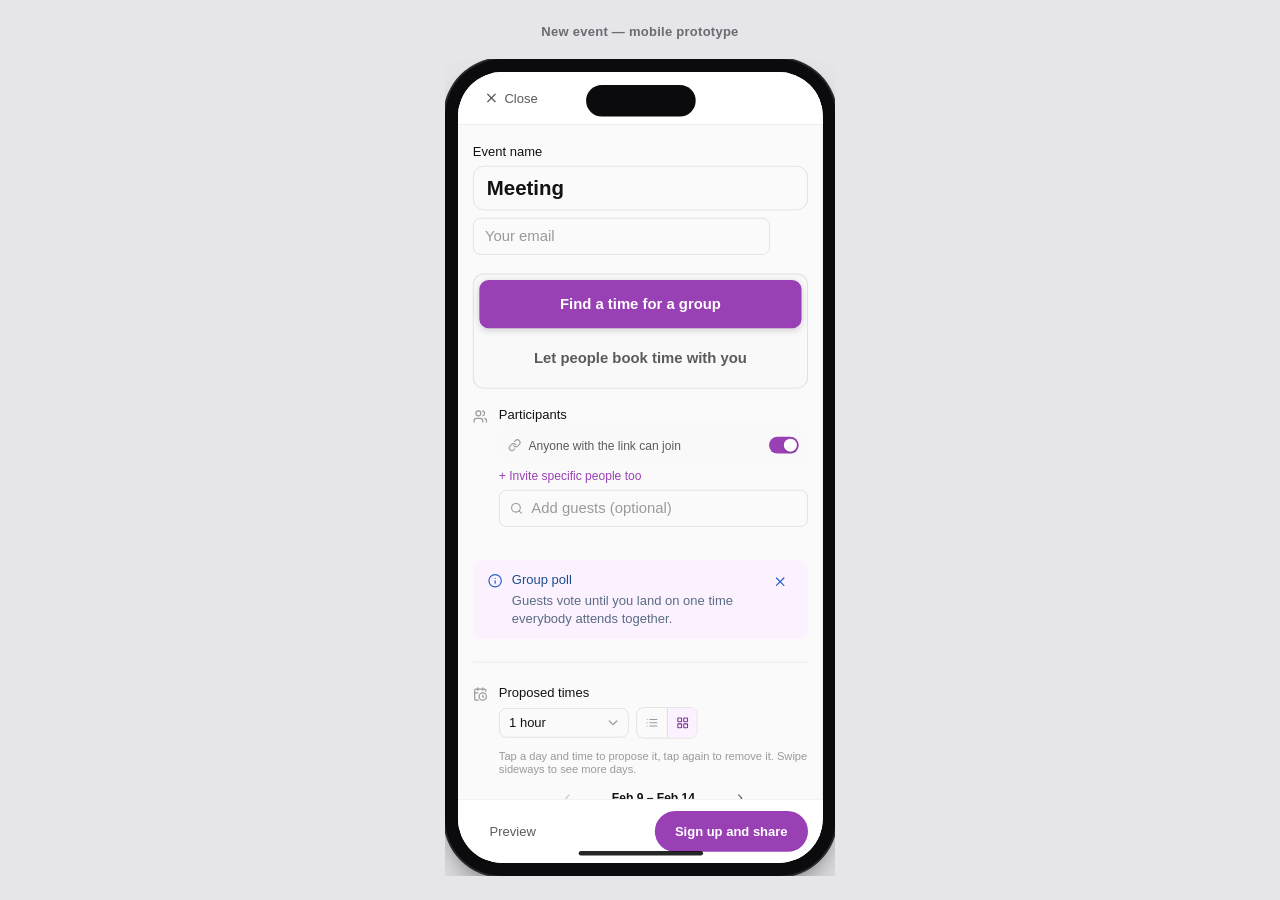
<file: meeting-creation-v3_4-mobile-frame.html>
<!DOCTYPE html>
<html lang="en">
<head>
<meta charset="UTF-8">
<title>New event — mobile prototype</title>
<style>
  * { box-sizing: border-box; }
  html, body {
    margin: 0;
    min-height: 100%;
    background: #e5e5ea;
    font-family: -apple-system, BlinkMacSystemFont, "Segoe UI", Roboto, sans-serif;
  }

  .stage {
    display: flex;
    flex-direction: column;
    align-items: center;
    gap: 20px;
    padding: 24px 20px;
    min-height: 100vh;
    justify-content: center;
  }

  .stage-label {
    font-size: 13px;
    font-weight: 600;
    color: #6b6b70;
    letter-spacing: 0.02em;
  }

  .iphone-wrap {
    position: relative;
    overflow: hidden;
  }

  /* iPhone frame — 15 Pro proportions, screen 393x852 native */
  .iphone {
    position: relative;
    width: 421px;
    height: 880px;
    background: #0b0b0d;
    border-radius: 62px;
    padding: 14px;
    box-shadow:
      0 0 0 2px #2a2a2e,
      0 30px 60px -20px rgba(0,0,0,0.45),
      0 10px 20px -8px rgba(0,0,0,0.3);
    transform-origin: top left;
  }

  .iphone::before {
    /* side button (right) */
    content: "";
    position: absolute;
    right: -3px;
    top: 200px;
    width: 3px;
    height: 90px;
    background: #1c1c1e;
    border-radius: 2px;
  }

  .iphone::after {
    /* mute switch + volume (left) */
    content: "";
    position: absolute;
    left: -3px;
    top: 150px;
    width: 3px;
    height: 100px;
    background: #1c1c1e;
    border-radius: 2px;
    box-shadow: 0 -70px 0 -2px #1c1c1e;
  }

  .iphone-screen {
    position: relative;
    width: 393px;
    height: 852px;
    background: #fff;
    border-radius: 48px;
    overflow: hidden;
  }

  .dynamic-island {
    position: absolute;
    top: 14px;
    left: 50%;
    transform: translateX(-50%);
    width: 118px;
    height: 34px;
    background: #0b0b0d;
    border-radius: 20px;
    z-index: 20;
    pointer-events: none;
  }

  .home-indicator {
    position: absolute;
    bottom: 8px;
    left: 50%;
    transform: translateX(-50%);
    width: 134px;
    height: 5px;
    background: rgba(0,0,0,0.85);
    border-radius: 3px;
    z-index: 20;
    pointer-events: none;
  }

  .iphone-screen iframe {
    position: absolute;
    top: 0;
    left: 0;
    width: 393px;
    height: 852px;
    border: none;
    display: block;
  }
</style>
</head>
<body>

  <div class="stage">
    <div class="stage-label">New event — mobile prototype</div>
    <div class="iphone-wrap">
      <div class="iphone">
        <div class="iphone-screen">
          <iframe src="meeting-creation-v3_4-mobile.html"></iframe>
          <div class="dynamic-island"></div>
          <div class="home-indicator"></div>
        </div>
      </div>
    </div>
  </div>

<script>
  const FRAME_W = 421, FRAME_H = 880;
  const wrap = document.querySelector('.iphone-wrap');
  const iphone = document.querySelector('.iphone');
  const label = document.querySelector('.stage-label');

  function fit() {
    const reserved = label.offsetHeight + 20 + 48; // label + gap + stage padding
    const available = window.innerHeight - reserved;
    const scale = Math.min(1, available / FRAME_H);
    iphone.style.transform = `scale(${scale})`;
    wrap.style.width = (FRAME_W * scale) + 'px';
    wrap.style.height = (FRAME_H * scale) + 'px';
  }

  fit();
  window.addEventListener('resize', fit);
</script>

</body>
</html>
</file>
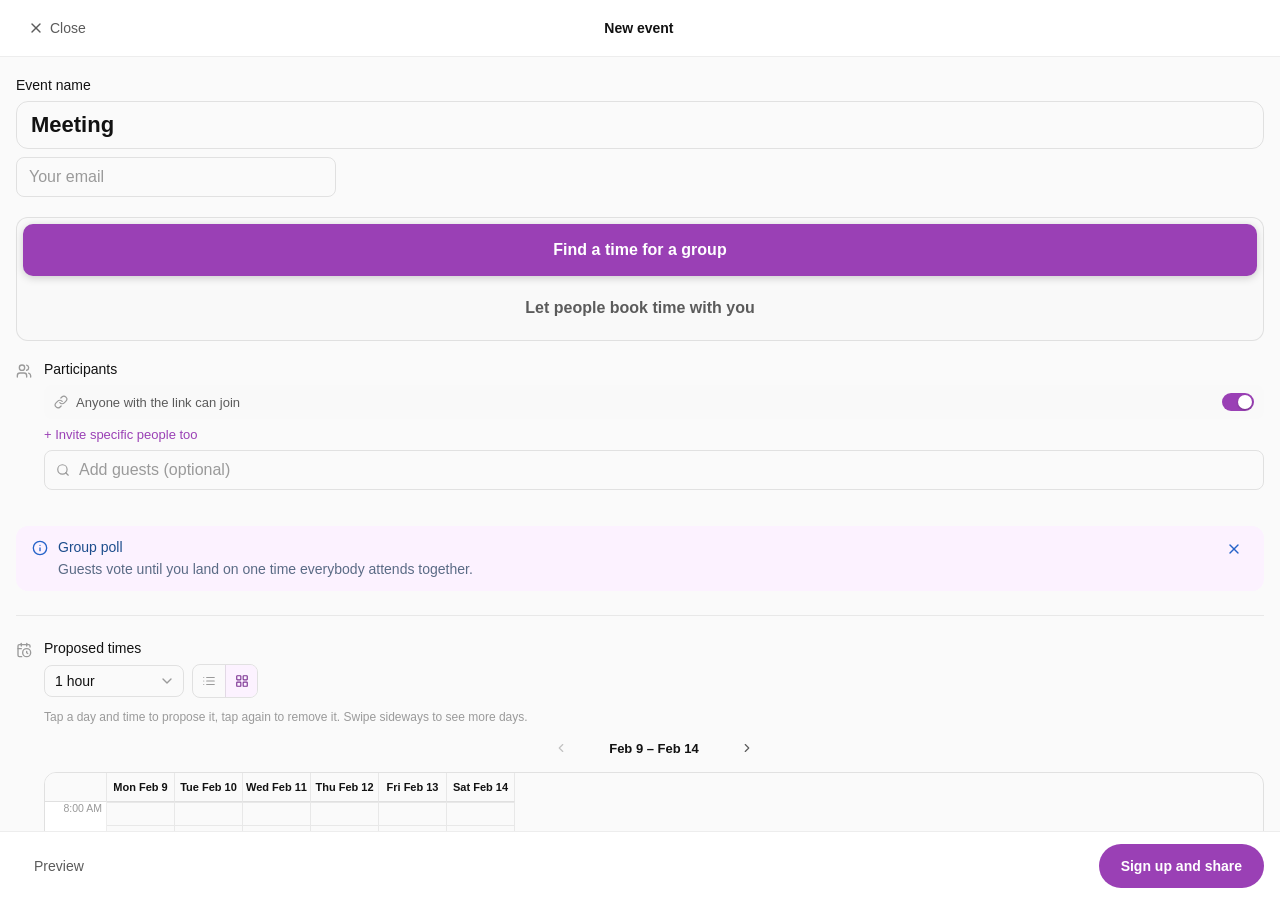
<file: meeting-creation-v3_4-mobile.html>
<!DOCTYPE html>
<!-- saved from url=(0014)about:internet -->
<html lang="en"><head><meta http-equiv="Content-Type" content="text/html; charset=UTF-8">

<meta name="viewport" content="width=device-width, initial-scale=1.0">
<title>Doodle: New event</title>
<style>
  :root {
    /* Doodle brand accent, pulled from the marketing site's own tokens.
       --primary/--primary-dark/--primary-tint point here so every accent
       in the flow (focus rings, switches, selected states, buttons) uses
       the real brand purple instead of the placeholder blue. */
    --basada-dark: #9a40b5;
    --basada-darker: #7d3494;
    --basada-light: #e7a0ff;
    --basada-lightest: #fcf2ff;
    --primary: var(--basada-dark);
    --primary-dark: var(--basada-darker);
    --primary-tint: var(--basada-lightest);
    --text: #121212;
    --text-muted: #9a9a9a;
    --text-soft: #5b5b5b;
    --border: rgba(0,0,0,0.1);
    --border-soft: rgba(0,0,0,0.07);
    --hover: #f2f2f2;
    --hover-soft: #f9f9f9;
    --green: #059669;
  }
  * { box-sizing: border-box; }
  html, body { height: 100%; margin: 0; }
  body {
    font-family: -apple-system, BlinkMacSystemFont, "Segoe UI", Inter, Roboto, Helvetica, Arial, sans-serif;
    color: var(--text);
    background: #fafafa;
    display: flex;
    flex-direction: column;
    overflow: hidden;
  }
  svg { display: block; }
  button { font: inherit; color: inherit; cursor: pointer; background: none; border: none; }
  input { font: inherit; color: inherit; }
  ::-webkit-scrollbar { width: 8px; height: 8px; }
  ::-webkit-scrollbar-thumb { background: rgba(0,0,0,0.15); border-radius: 999px; }
  ::-webkit-scrollbar-track { background: transparent; }

  /* Top bar */
  .topbar {
    flex-shrink: 0;
    display: flex;
    align-items: center;
    justify-content: space-between;
    padding: 12px 16px;
    background: #fff;
    border-bottom: 1px solid var(--border-soft);
  }
  .topbar-title { font-size: 14px; font-weight: 600; }
  .topbar-spacer { width: 84px; }
  .btn-close {
    display: inline-flex;
    align-items: center;
    gap: 6px;
    height: 32px;
    padding: 0 12px;
    border-radius: 999px;
    font-size: 14px;
    font-weight: 500;
    color: var(--text-soft);
    transition: background-color .15s, color .15s;
  }
  .btn-close:hover { background: var(--hover); color: var(--text); }
  .icon { width: 16px; height: 16px; flex-shrink: 0; }

  /* Scroll area */
  .scroll-area { flex: 1; overflow-y: auto; }
  .form {
    max-width: 100%;
    margin: 0 auto;
    padding: 20px 16px 120px;
    display: flex;
    flex-direction: column;
    gap: 20px;
  }

  .field-title { display: flex; flex-direction: column; }
  .field-title label {
    display: block;
    font-size: 14px;
    font-weight: 500;
    margin-bottom: 8px;
  }

  .input-title {
    width: 100%;
    height: 48px;
    border-radius: 12px;
    border: 1px solid var(--border);
    background: transparent;
    padding: 0 14px;
    font-size: 22px;
    font-weight: 600;
    outline: none;
    transition: border-color .15s, box-shadow .15s;
  }
  .input-title::placeholder { color: var(--text-muted); font-weight: 400; }
  .input-title:focus { border-color: var(--primary); box-shadow: 0 0 0 3px rgba(154,64,181,0.15); }

  .field-row {
    display: flex;
    align-items: flex-start;
    gap: 12px;
  }
  .field-row.center { align-items: center; }
  .field-icon {
    flex-shrink: 0;
    display: flex;
    align-items: center;
    height: 20px;
    color: var(--text-muted);
  }
  .field-row.tall .field-icon { height: 32px; }
  .field-body {
    flex: 1;
    min-width: 0;
    display: flex;
    flex-direction: column;
    gap: 8px;
  }
  .field-body label {
    font-size: 14px;
    font-weight: 500;
  }

  .search-wrap { position: relative; }
  .search-wrap .icon-sm {
    position: absolute;
    left: 12px;
    top: 50%;
    transform: translateY(-50%);
    width: 14px;
    height: 14px;
    color: var(--text-muted);
  }
  .input-sm {
    width: 100%;
    height: 40px;
    border-radius: 8px;
    border: 1px solid var(--border);
    background: transparent;
    padding: 0 12px;
    font-size: 16px; /* keeps iOS Safari from auto-zooming on focus */
    outline: none;
    transition: border-color .15s, box-shadow .15s;
  }
  .input-sm.with-icon { padding-left: 34px; }
  .input-sm::placeholder { color: var(--text-muted); }
  .input-sm:focus { border-color: var(--primary); box-shadow: 0 0 0 3px rgba(154,64,181,0.15); }

  .guest-list { display: flex; flex-direction: column; gap: 2px; margin-top: 4px; }
  .guest-row { display: flex; align-items: center; gap: 12px; padding: 6px 0; }
  .guest-actions { display: flex; align-items: center; gap: 2px; flex-shrink: 0; opacity: 0; transition: opacity .15s; margin-left: auto; }
  .guest-row:hover .guest-actions { opacity: 1; }
  .avatar {
    width: 32px; height: 32px; border-radius: 999px; flex-shrink: 0;
    display: flex; align-items: center; justify-content: center;
    font-size: 11px; font-weight: 700; color: #fff;
  }
  .guest-info { flex: 1; min-width: 0; }
  .guest-name { font-size: 14px; font-weight: 500; margin: 0; white-space: nowrap; overflow: hidden; text-overflow: ellipsis; }
  .guest-role { font-size: 12px; color: var(--text-muted); margin: 0; }
  .icon-btn {
    width: 28px; height: 28px; border-radius: 999px;
    display: flex; align-items: center; justify-content: center;
    color: var(--text-muted); transition: background-color .15s;
  }
  .icon-btn:hover { background: var(--hover); }
  .icon-xs { width: 14px; height: 14px; }

  .banner {
    display: flex;
    align-items: flex-start;
    gap: 10px;
    border-radius: 12px;
    background: var(--primary-tint);
    padding: 12px 16px;
  }
  .banner .icon { color: #2563c9; margin-top: 2px; }
  .banner-title { font-size: 14px; font-weight: 500; color: #1c4d8c; margin: 0; line-height: 1.4; }
  .banner-text { font-size: 14px; color: #5a6b85; margin: 2px 0 0; line-height: 1.4; }
  .banner-close { color: #2563c9; margin-left: auto; flex-shrink: 0; transition: opacity .15s; }
  .banner-close:hover { opacity: .7; }

  .divider { height: 1px; background: var(--border-soft); }

  .select-btn {
    display: inline-flex;
    align-items: center;
    gap: 6px;
    height: 32px;
    border-radius: 8px;
    border: 1px solid var(--border);
    padding: 0 8px 0 10px;
    font-size: 14px;
    background: transparent;
    transition: background-color .15s;
    white-space: nowrap;
  }
  .select-btn:hover { background: var(--hover-soft); }
  .select-btn .chev { margin-left: auto; color: var(--text-muted); width: 16px; height: 16px; }
  .select-btn.full { width: 100%; justify-content: space-between; }
  .select-btn.w-fixed { width: 140px; justify-content: space-between; }

  /* A label plus one or two controls doesn't fit on one line at phone
     width without squeezing - stack the controls below the label instead. */
  .row-header { display: flex; flex-direction: column; align-items: flex-start; gap: 8px; }

  .dropdown-wrap { position: relative; }
  .dropdown-menu {
    display: none;
    position: absolute;
    top: calc(100% + 4px);
    left: 0;
    min-width: 140px;
    background: #fff;
    border: 1px solid var(--border);
    border-radius: 10px;
    box-shadow: 0 4px 16px rgba(0,0,0,0.12);
    padding: 4px;
    z-index: 20;
  }
  .dropdown-menu.open { display: block; }
  .dropdown-item {
    display: block;
    width: 100%;
    text-align: left;
    padding: 8px 10px;
    border-radius: 6px;
    font-size: 14px;
    transition: background-color .15s;
  }
  .dropdown-item:hover { background: var(--hover); }
  .dropdown-item.selected { font-weight: 600; color: var(--primary-dark); background: var(--primary-tint); }
  .dropdown-divider { height: 1px; background: var(--border-soft); margin: 4px 2px; }
  .duration-custom-form { display: flex; align-items: center; gap: 6px; padding: 6px 8px 4px; }
  .duration-custom-inputs { display: flex; align-items: center; gap: 4px; }
  .duration-custom-inputs .input-number { width: 48px; height: 34px; padding: 0 6px; text-align: center; }
  .duration-custom-inputs span { font-size: 12px; color: var(--text-muted); }
  .duration-custom-form .btn-primary { height: 28px; padding: 0 12px; font-size: 12px; margin-left: auto; }

  .view-toggle { display: inline-flex; border: 1px solid var(--border); border-radius: 8px; overflow: hidden; flex-shrink: 0; }
  .view-toggle-btn { width: 32px; height: 32px; display: flex; align-items: center; justify-content: center; color: var(--text-muted); transition: background-color .15s, color .15s; }
  .view-toggle-btn + .view-toggle-btn { border-left: 1px solid var(--border); }
  .view-toggle-btn.active { background: var(--primary-tint); color: var(--primary-dark); }

  .options-list { display: flex; flex-direction: column; gap: 8px; }
  .option-card {
    display: flex;
    align-items: flex-start;
    gap: 12px;
    border-radius: 12px;
    border: 1px solid var(--border);
    padding: 12px 14px;
    cursor: pointer;
    transition: border-color .15s;
  }
  .option-card.selected { border-color: var(--text); }
  .option-card input { display: none; }
  .checkbox {
    margin-top: 2px;
    width: 16px; height: 16px;
    border-radius: 4px;
    border: 1px solid rgba(0,0,0,0.25);
    flex-shrink: 0;
    display: flex; align-items: center; justify-content: center;
    color: #fff;
    transition: background-color .15s, border-color .15s;
  }
  .checkbox.checked { background: var(--primary); border-color: var(--primary); }
  .checkbox svg { width: 11px; height: 11px; }
  .option-body { flex: 1; min-width: 0; display: flex; flex-direction: column; gap: 4px; }
  .option-title { font-size: 14px; font-weight: 500; margin: 0; }
  .option-sub { font-size: 12px; font-weight: 500; color: var(--green); margin: 0; }
  .option-sub .muted { font-weight: 400; color: var(--text-muted); }

  #list-view { display: flex; flex-direction: column; gap: 12px; }
  #time-rows { display: flex; flex-direction: column; gap: 10px; }

  .time-row {
    display: flex;
    align-items: flex-start;
    gap: 12px;
    border-radius: 12px;
    border: 1px solid var(--text);
    padding: 12px 14px;
  }
  .time-row-body { flex: 1; min-width: 0; display: flex; flex-direction: column; gap: 8px; }
  .time-inputs { display: flex; align-items: center; gap: 8px; width: 100%; }
  .input-time {
    flex: 1; min-width: 0; height: 38px;
    border-radius: 8px; border: 1px solid var(--border);
    padding: 0 10px; font-size: 16px; outline: none;
  }
  .input-time:focus { border-color: var(--primary); }
  .input-time[readonly] { cursor: pointer; background: transparent; }
  .arrow-icon { width: 16px; height: 16px; color: var(--text-muted); flex-shrink: 0; }

  .time-popover {
    display: none; position: fixed; z-index: 30; min-width: 100px; max-height: 220px;
    overflow-y: auto; scrollbar-width: none; background: #fff; border: 1px solid var(--border); border-radius: 10px;
    box-shadow: 0 8px 24px rgba(0,0,0,0.15); padding: 4px;
  }
  .time-popover::-webkit-scrollbar { display: none; }
  .time-popover.open { display: block; }
  .time-popover-item { display: block; width: 100%; text-align: left; padding: 6px 10px; border-radius: 6px; font-size: 13px; }
  .time-popover-item:hover { background: var(--hover); }
  .time-popover-item.selected { font-weight: 600; color: var(--primary-dark); background: var(--primary-tint); }

  .date-popover {
    display: none; position: fixed; z-index: 30; width: 220px;
    background: #fff; border: 1px solid var(--border); border-radius: 12px;
    box-shadow: 0 8px 24px rgba(0,0,0,0.15); padding: 10px;
  }
  .date-popover.open { display: block; }
  .date-popover-header { display: flex; align-items: center; justify-content: space-between; margin-bottom: 8px; font-size: 13px; font-weight: 600; }
  .date-popover-nav { width: 24px; height: 24px; display: flex; align-items: center; justify-content: center; border-radius: 6px; color: var(--text-muted); }
  .date-popover-nav:hover { background: var(--hover); }
  .date-popover-grid { display: grid; grid-template-columns: repeat(7, 1fr); gap: 2px; }
  .dp-weekday { font-size: 10px; color: var(--text-muted); text-align: center; padding: 2px 0; }
  .dp-day { height: 26px; border-radius: 6px; font-size: 12px; display: flex; align-items: center; justify-content: center; }
  .dp-day:hover { background: var(--hover); }
  .dp-day.today { font-weight: 700; color: var(--primary-dark); }

  .slot-day-label { font-size: 12px; font-weight: 500; color: var(--text-soft); margin: 6px 0 2px; }
  .slot-day-label:first-child { margin-top: 0; }
  .slot-chip-row { display: flex; align-items: center; gap: 8px; }
  .slot-chip { display: flex; align-items: center; gap: 7px; flex: 1; min-width: 0; padding: 7px 10px; background: rgba(0,0,0,0.05); border-radius: 8px; }
  .slot-chip .dot { width: 6px; height: 6px; border-radius: 999px; background: rgba(0,0,0,0.35); flex-shrink: 0; }
  .slot-chip-time { font-size: 13px; }
  .slot-empty { font-size: 12px; color: var(--text-muted); padding: 6px 0 2px; }

  .grid-hint { font-size: 12px; color: var(--text-muted); margin: 0 0 10px; }
  .grid-week-nav { display: flex; align-items: center; justify-content: center; gap: 14px; margin-bottom: 10px; }
  .grid-week-nav-btn {
    width: 28px; height: 28px; border-radius: 999px; flex-shrink: 0;
    display: flex; align-items: center; justify-content: center;
    color: var(--text-soft); transition: background-color .15s, color .15s;
  }
  .grid-week-nav-btn:hover:not(:disabled) { background: var(--hover); color: var(--text); }
  .grid-week-nav-btn:disabled { opacity: .35; cursor: default; }
  .grid-week-label { font-size: 13px; font-weight: 600; min-width: 130px; text-align: center; }
  .grid-wrap { position: relative; border: 1px solid var(--border); border-radius: 12px; overflow: hidden; }
  .grid-scroll { overflow-x: auto; scrollbar-width: none; scroll-snap-type: x mandatory; scroll-padding-left: 62px; -webkit-overflow-scrolling: touch; }
  .grid-scroll::-webkit-scrollbar { display: none; }
  .grid-table { display: grid; }
  .grid-head-cell {
    padding: 8px 2px; font-size: 11px; font-weight: 600; text-align: center;
    background: #fafafa; border-bottom: 1px solid var(--border);
    border-right: 1px solid var(--border-soft);
    scroll-snap-align: start;
  }
  .grid-corner-cell {
    position: sticky; left: 0; z-index: 4;
    background: #fafafa; border-bottom: 1px solid var(--border);
    border-right: 1px solid var(--border-soft);
  }
  .grid-time-cell {
    padding: 0 4px; font-size: 10.5px; color: var(--text-muted);
    display: flex; align-items: flex-start; justify-content: flex-end;
    border-right: 1px solid var(--border-soft); white-space: nowrap;
    position: sticky; left: 0; z-index: 3; background: #fff;
  }
  .grid-cell { height: 24px; cursor: pointer; border-right: 1px solid var(--border-soft); border-bottom: 1px solid var(--border-soft); transition: background-color .1s; }
  .grid-fade {
    position: absolute; top: 0; bottom: 0; right: 0; width: 28px;
    background: linear-gradient(to right, rgba(255,255,255,0), rgba(255,255,255,0.9));
    pointer-events: none; z-index: 5; transition: opacity .15s ease;
  }
  .grid-fade.is-hidden { opacity: 0; }
  .grid-cell:hover { background: var(--hover); }
  .grid-cell.selected { background: var(--primary); }
  .grid-cell.selected:hover { background: var(--primary-dark); }
  .grid-cell.hour-start { border-top: 1px solid var(--border-soft); }

  .link-row { display: flex; align-items: center; gap: 16px; }
  .link-btn { font-size: 14px; font-weight: 500; color: var(--text-muted); transition: color .15s; display: inline-flex; align-items: center; gap: 6px; }
  .link-btn:hover { color: var(--text); }
  .link-btn.push-end { margin-left: auto; }

  .switch {
    position: relative;
    display: inline-flex;
    align-items: center;
    width: 32px; height: 18px;
    border-radius: 999px;
    background: #e2e2e2;
    flex-shrink: 0;
    transition: background-color .15s;
  }
  .switch.on { background: var(--primary); }
  .switch-thumb {
    position: absolute;
    left: 2px;
    width: 14px; height: 14px;
    border-radius: 999px;
    background: #fff;
    box-shadow: 0 1px 2px rgba(0,0,0,0.25);
    transition: transform .15s;
  }
  .switch.on .switch-thumb { transform: translateX(14px); }

  .advanced-row {
    display: flex; align-items: center; justify-content: space-between;
    flex: 1; height: 32px; cursor: pointer; user-select: none;
  }
  .advanced-label { display: inline-flex; align-items: center; gap: 6px; font-size: 14px; font-weight: 500; }
  .chevron { width: 16px; height: 16px; color: var(--text-muted); transform: rotate(0deg); transition: transform .15s; }
  .chevron.open { transform: rotate(90deg); }

  .advanced-content { display: none; flex-direction: column; gap: 16px; padding-top: 4px; }
  .advanced-content.open { display: flex; }
  .adv-group { display: flex; flex-direction: column; gap: 16px; }
  .adv-toggle-row { display: flex; align-items: center; justify-content: space-between; gap: 12px; }
  .adv-toggle-title { font-size: 14px; font-weight: 500; }
  .adv-toggle-desc { font-size: 12px; color: var(--text-muted); margin-top: 2px; }
  .adv-toggle-sub { margin-top: -6px; }
  .input-number {
    width: 84px; height: 38px;
    border-radius: 8px; border: 1px solid var(--border);
    padding: 0 10px; font-size: 16px; outline: none;
  }
  .input-number:focus { border-color: var(--primary); }

  .toolbar {
    display: flex; align-items: center; gap: 2px;
    padding: 6px 8px; border-bottom: 1px solid rgba(0,0,0,0.06);
  }
  .toolbar-btn {
    width: 28px; height: 28px; border-radius: 6px;
    display: flex; align-items: center; justify-content: center;
    transition: background-color .15s;
  }
  .toolbar-btn:hover { background: var(--hover); }
  .rich-box { border-radius: 8px; border: 1px solid var(--border); overflow: hidden; flex: 1; min-width: 0; }
  .rich-editable {
    min-height: 96px; padding: 10px 12px; font-size: 14px; outline: none;
  }
  .rich-editable:empty:before { content: attr(data-placeholder); color: var(--text-muted); }

  .calendar-row { display: flex; flex-direction: column; gap: 8px; flex: 1; min-width: 0; }
  .cal-logo { width: 16px; height: 16px; flex-shrink: 0; }
  .truncate { overflow: hidden; text-overflow: ellipsis; white-space: nowrap; }

  footer.footer {
    flex-shrink: 0;
    display: flex;
    padding: 12px 16px;
    background: #fff;
    border-top: 1px solid var(--border-soft);
  }
  .footer-inner {
    width: 100%;
    margin: 0 auto;
    display: flex;
    align-items: center;
    justify-content: space-between;
    gap: 12px;
  }
  .btn-secondary {
    height: 44px; padding: 0 18px; border-radius: 999px;
    font-size: 14px; font-weight: 500; color: var(--text-soft);
    transition: background-color .15s;
  }
  .btn-secondary:hover { background: var(--hover); }
  .btn-primary {
    height: 44px; padding: 0 22px; border-radius: 999px;
    font-size: 14px; font-weight: 600; color: #fff; background: var(--primary);
    transition: background-color .15s;
  }
  .btn-primary:hover { background: var(--primary-dark); }

  /* Sections that only make sense once an intent is picked */
  #post-intent-sections { display: flex; flex-direction: column; gap: 24px; }
  .prompt-text { font-size: 13px; color: var(--text-muted); font-style: italic; }

  /* Fork 2: mechanism toggle (specific times vs. open/rolling availability).
     Mobile-width labels ("I have specific times in mind") don't fit two-up
     without wrapping or clipping, so pickers stack full-width here instead
     of sitting side by side like the desktop build. */
  .mechanism-row {
    display: flex;
    flex-direction: column;
    width: 100%;
    gap: 4px;
    padding: 4px;
    background: #f2f2f2;
    border-radius: 12px;
  }
  .mechanism-btn {
    width: 100%;
    padding: 10px 14px;
    border-radius: 9px;
    font-size: 14px;
    font-weight: 500;
    color: var(--text-soft);
    transition: background-color .15s, color .15s, box-shadow .15s;
    text-align: center;
  }
  .mechanism-btn:hover:not(.active) { color: var(--text); }
  .mechanism-btn.active { background: #fff; color: var(--text); box-shadow: 0 1px 3px rgba(0,0,0,0.12); font-weight: 600; }

  /* Fork 1 (top-level: group poll vs. share availability) is the primary
     decision on this screen, so it gets more visual weight than Fork 2
     below it - taller, bolder, brand-colored when active. */
  #intent-toggle {
    gap: 6px;
    padding: 6px;
    background: var(--hover-soft);
    border: 1px solid var(--border);
  }
  #intent-toggle .mechanism-btn {
    height: 52px;
    border-radius: 10px;
    font-size: 16px;
    font-weight: 600;
  }
  #intent-toggle .mechanism-btn:hover:not(.active) { background: rgba(0,0,0,0.04); color: var(--text); }
  #intent-toggle .mechanism-btn.active { background: var(--primary); color: #fff; box-shadow: 0 2px 8px rgba(0,0,0,0.18); }

  /* Capacity: "how many people can end up with a spot", optional, auto-suggested */
  .capacity-row { display: flex; align-items: center; gap: 10px; flex-wrap: wrap; }
  .capacity-input { width: 140px; }

  .optional-tag { font-size: 11px; color: var(--text-muted); font-weight: 500; }
  .guest-row.is-optional .guest-name { color: var(--text-soft); }

  /* Participants: the shareable link is its own, always-on row, independent of
     any named guests below it, so the two never read as either/or. */
  .invite-toggle-row {
    display: flex;
    align-items: center;
    gap: 8px;
    padding: 8px 10px;
    border-radius: 8px;
    background: var(--hover-soft);
    font-size: 13px;
    color: var(--text-soft);
  }
  .invite-toggle-row .icon-xs { color: var(--text-muted); flex-shrink: 0; }
  .invite-toggle-row .switch { flex-shrink: 0; }
  .link-access-copy { flex: 1; }
  .invite-toggle-btn {
    align-self: flex-start;
    font-size: 13px;
    font-weight: 500;
    color: var(--primary);
    white-space: nowrap;
  }
  #participants-expanded { display: flex; flex-direction: column; gap: 8px; }

  /* Booking page availability */
  .day-pill-row { display: flex; gap: 6px; flex-wrap: wrap; }
  .day-pill {
    width: 36px; height: 32px; border-radius: 8px;
    border: 1px solid var(--border);
    font-size: 12px; font-weight: 600; color: var(--text-soft);
    transition: background-color .15s, color .15s, border-color .15s;
  }
  .day-pill:hover { background: var(--hover-soft); }
  .day-pill.active { background: var(--primary); border-color: var(--primary); color: #fff; }
  .helper-text { font-size: 12px; color: var(--text-muted); margin: 0; }

  /* Booking page: connect-a-calendar prompt */
  #calendar-connect-options { display: flex; flex-direction: column; gap: 8px; }
  .calendar-connect-btn {
    display: flex; align-items: center; gap: 10px;
    height: 44px; padding: 0 14px;
    border: 1px solid var(--border); border-radius: 10px;
    font-size: 14px; font-weight: 500;
    transition: background-color .15s, border-color .15s;
  }
  .calendar-connect-btn:hover { background: var(--hover-soft); border-color: var(--text-muted); }
  .calendar-connected-row { display: flex; align-items: center; gap: 8px; font-size: 13px; color: var(--text-soft); }
  .calendar-connected-row .icon-xs { color: var(--green); flex-shrink: 0; }
</style>
</head>
<body data-new-gr-c-s-check-loaded="14.1320.0" data-gr-ext-installed="" data-gr-ext-go-mode="" data-gr-aaa-loaded="14.1320.0" data-gr-aaa-notch-connection-id="1786958639164-0.45382896155853025" data-gr-agent-presence-bridge-connection-id="1786958639166-0.3268477172443268">

  <!-- Top bar -->
  <header class="topbar">
    <button type="button" class="btn-close">
      <svg class="icon" viewBox="0 0 24 24" fill="none" stroke="currentColor" stroke-width="2" stroke-linecap="round" stroke-linejoin="round"><path d="M18 6 6 18"></path><path d="m6 6 12 12"></path></svg>
      Close
    </button>
    <span class="topbar-title">New event</span>
    <span class="topbar-spacer"></span>
  </header>

  <!-- Scrollable form -->
  <div class="scroll-area">
    <div class="form">

      <!-- Event name -->
      <div class="field-title">
        <label for="event-name">Event name</label>
        <input id="event-name" class="input-title" type="text" value="" placeholder="Add title (optional)">

        <!-- This flow runs for signed-out visitors, so we need an email
             before anything can be created - it's how the organizer gets
             back in to manage what they made. -->
        <input id="organizer-email" class="input-sm" type="email" placeholder="Your email" required autocomplete="email" style="margin-top:8px; max-width:320px;">
      </div>

      <!-- Fork 1: solo users default straight into Group Poll (the majority
           case - "find one time that works for everyone"), so this is a
           low-emphasis segmented toggle rather than an upfront decision
           gate. Selecting the second segment reveals Fork 2 below. -->
      <div class="field-title" style="gap:8px;">
        <div class="mechanism-row" id="intent-toggle" role="radiogroup" aria-label="What do you need?">
          <button type="button" class="mechanism-btn" id="intent-converge" data-intent="converge" role="radio" aria-checked="true">Find a time for a group</button>
          <button type="button" class="mechanism-btn" id="intent-claim" data-intent="claim" role="radio" aria-checked="false">Let people book time with you</button>
        </div>
      </div>

      <!-- Group Poll is the default resting state, so nothing here is
           gated behind Fork 1 anymore. -->
      <div id="post-intent-sections">

      <!-- Participants: universal in every branch. Not knowing who's coming
           yet is legitimate for a poll, a sign-up sheet, or a booking page -
           so this always starts collapsed to "anyone with the link," and
           only expands once you actually name someone (or ask to). -->
      <div class="field-row" id="participants-section">
        <div class="field-icon">
          <svg class="icon" viewBox="0 0 24 24" fill="none" stroke="currentColor" stroke-width="2" stroke-linecap="round" stroke-linejoin="round"><path d="M16 21v-2a4 4 0 0 0-4-4H6a4 4 0 0 0-4 4v2"></path><path d="M16 3.128a4 4 0 0 1 0 7.744"></path><path d="M22 21v-2a4 4 0 0 0-3-3.87"></path><circle cx="9" cy="7" r="4"></circle></svg>
        </div>
        <div class="field-body">
          <label id="participants-label">Participants</label>

          <!-- Always on, in every branch: a shareable link. This is additive with
               named guests below, never replaced by them. -->
          <div class="invite-toggle-row" id="link-access-row">
            <svg class="icon-xs" viewBox="0 0 24 24" fill="none" stroke="currentColor" stroke-width="2" stroke-linecap="round" stroke-linejoin="round"><path d="M10 13a5 5 0 0 0 7.54.54l3-3a5 5 0 0 0-7.07-7.07l-1.72 1.71"></path><path d="M14 11a5 5 0 0 0-7.54-.54l-3 3a5 5 0 0 0 7.07 7.07l1.71-1.71"></path></svg>
            <span class="link-access-copy" id="link-access-copy">Anyone with the link can join</span>
            <button type="button" class="switch on" id="link-access-switch" role="switch" aria-checked="true" aria-label="Allow anyone with the link to join"><span class="switch-thumb"></span></button>
          </div>

          <!-- Named guests: an addition on top of the link above, not an
               alternative to it. Always expanded - no need to hide it once
               shown. -->
          <span class="invite-toggle-btn">+ Invite specific people too</span>

          <div id="participants-expanded">
            <div class="search-wrap">
              <svg class="icon-sm" viewBox="0 0 24 24" fill="none" stroke="currentColor" stroke-width="2" stroke-linecap="round" stroke-linejoin="round"><path d="m21 21-4.34-4.34"></path><circle cx="11" cy="11" r="8"></circle></svg>
              <input id="guest-search" class="input-sm with-icon" type="text" placeholder="Add guests (optional)">
            </div>
            <div class="guest-list" id="guest-list"></div>
          </div>
        </div>
      </div>

      <!-- Fork 2: only meaningful once you're in the "share availability"
           branch - a converged poll is always specific proposed times, so
           there's nothing to ask there. -->
      <div class="field-row" id="mechanism-section" style="display:none;">
        <div class="field-icon">
          <svg class="icon" viewBox="0 0 24 24" fill="none" stroke="currentColor" stroke-width="2" stroke-linecap="round" stroke-linejoin="round"><path d="M12 8v4l3 3"></path><circle cx="12" cy="12" r="10"></circle></svg>
        </div>
        <div class="field-body" style="gap:12px;">
          <label>How will people get a time?</label>
          <div class="mechanism-row" role="radiogroup" aria-label="Mechanism">
            <button type="button" class="mechanism-btn" data-mechanism="specific" role="radio" aria-checked="false">I have specific times in mind</button>
            <button type="button" class="mechanism-btn" data-mechanism="rolling" role="radio" aria-checked="false">Open up my regular hours</button>
          </div>
          <p class="helper-text" id="mechanism-hint"></p>

          <!-- Capacity: optional, auto-suggested once exactly one required
               guest is named; never a forced question. -->
          <div class="capacity-row" id="capacity-row" style="display:none;">
            <label style="font-size:13px; font-weight:500; color:var(--text-soft);" for="capacity-input">Spots available</label>
            <input id="capacity-input" class="input-sm capacity-input" type="number" min="0" placeholder="No limit">
            <p class="helper-text" id="capacity-hint" style="width:100%;"></p>
          </div>
        </div>
      </div>

      <!-- Live explanation of what's about to be created, in place of the
           old "Group poll or sign-up sheet" banner that only covered two
           of the four outcomes. -->
      <div class="banner" id="mode-banner" style="display:none;">
        <svg class="icon" viewBox="0 0 24 24" fill="none" stroke="currentColor" stroke-width="2" stroke-linecap="round" stroke-linejoin="round"><circle cx="12" cy="12" r="10"></circle><path d="M12 16v-4"></path><path d="M12 8h.01"></path></svg>
        <div style="flex:1; min-width:0;">
          <p class="banner-title" id="mode-banner-title">Group poll or sign-up sheet</p>
          <p class="banner-text" id="mode-banner-text">Want guests to each claim their own time instead of voting? Turn on Open slots.</p>
        </div>
        <button class="banner-close" id="mode-banner-close" aria-label="Close">
          <svg class="icon" viewBox="0 0 24 24" fill="none" stroke="currentColor" stroke-width="2" stroke-linecap="round" stroke-linejoin="round"><path d="M18 6 6 18"></path><path d="m6 6 12 12"></path></svg>
        </button>
      </div>

      <div class="divider"></div>

      <!-- Group poll / sign-up sheet / 1:1 time options -->
      <div id="times-section">
      <div class="field-row">
        <div class="field-icon">
          <svg class="icon" viewBox="0 0 24 24" fill="none" stroke="currentColor" stroke-width="2" stroke-linecap="round" stroke-linejoin="round"><path d="M16 14v2.2l1.6 1"></path><path d="M16 2v4"></path><path d="M21 7.5V6a2 2 0 0 0-2-2H5a2 2 0 0 0-2 2v14a2 2 0 0 0 2 2h3.5"></path><path d="M3 10h5"></path><path d="M8 2v4"></path><circle cx="16" cy="16" r="6"></circle></svg>
        </div>
        <div class="field-body" style="gap:12px;">
          <div class="row-header">
            <label id="poll-type-label">Group poll</label>
            <div style="display:flex; align-items:center; gap:8px;">
              <div class="dropdown-wrap" id="duration-dropdown-wrap">
                <button type="button" class="select-btn w-fixed" id="duration-btn">
                  <span id="duration-label">1 hour</span>
                  <svg class="chev" viewBox="0 0 24 24" fill="none" stroke="currentColor" stroke-width="2" stroke-linecap="round" stroke-linejoin="round"><path d="m6 9 6 6 6-6"></path></svg>
                </button>
                <div class="dropdown-menu" id="duration-menu">
                  <button type="button" class="dropdown-item" data-duration="15 min">15 min</button>
                  <button type="button" class="dropdown-item" data-duration="30 min">30 min</button>
                  <button type="button" class="dropdown-item" data-duration="45 min">45 min</button>
                  <button type="button" class="dropdown-item selected" data-duration="1 hour">1 hour</button>
                  <button type="button" class="dropdown-item" data-duration="1.5 hours">1.5 hours</button>
                  <button type="button" class="dropdown-item" data-duration="2 hours">2 hours</button>
                  <div class="dropdown-divider"></div>
                  <button type="button" class="dropdown-item" id="duration-custom-item" data-duration="custom">Custom&hellip;</button>
                  <div class="duration-custom-form" id="duration-custom-form" style="display:none;">
                    <div class="duration-custom-inputs">
                      <input type="number" min="0" max="23" id="duration-custom-hours" class="input-number" placeholder="0">
                      <span>h</span>
                      <input type="number" min="0" max="59" step="5" id="duration-custom-minutes" class="input-number" placeholder="0">
                      <span>m</span>
                    </div>
                    <button type="button" class="btn-primary" id="duration-custom-apply">Set</button>
                  </div>
                </div>
              </div>
              <div class="view-toggle">
                <button type="button" class="view-toggle-btn active" id="view-list-btn" title="List view">
                  <svg class="icon-xs" viewBox="0 0 24 24" fill="none" stroke="currentColor" stroke-width="2" stroke-linecap="round" stroke-linejoin="round"><path d="M3 12h.01"></path><path d="M3 18h.01"></path><path d="M3 6h.01"></path><path d="M8 12h13"></path><path d="M8 18h13"></path><path d="M8 6h13"></path></svg>
                </button>
                <button type="button" class="view-toggle-btn" id="view-grid-btn" title="Calendar grid view">
                  <svg class="icon-xs" viewBox="0 0 24 24" fill="none" stroke="currentColor" stroke-width="2" stroke-linecap="round" stroke-linejoin="round"><rect width="7" height="7" x="3" y="3" rx="1"></rect><rect width="7" height="7" x="14" y="3" rx="1"></rect><rect width="7" height="7" x="14" y="14" rx="1"></rect><rect width="7" height="7" x="3" y="14" rx="1"></rect></svg>
                </button>
              </div>
            </div>
          </div>

          <!-- List view: proposed times derived from the calendar grid, plus manual custom times -->
          <div id="list-view" style="display: block;">
            <div class="options-list" id="options-list"><p class="slot-empty">No times proposed yet. Pick some on the calendar grid or add a custom time below.</p></div>

            <!-- custom time rows (added via "+ Add"; none by default) -->
            <div id="time-rows"><div class="time-row">
        <span class="checkbox checked"><svg viewBox="0 0 24 24" fill="none" stroke="currentColor" stroke-width="3" stroke-linecap="round" stroke-linejoin="round"><path d="M20 6 9 17l-5-5"></path></svg></span>
        <div class="time-row-body">
          <div class="time-inputs">
            <input class="input-time" type="text" readonly="" value="9:00 am">
            <svg class="arrow-icon" viewBox="0 0 24 24" fill="none" stroke="currentColor" stroke-width="2" stroke-linecap="round" stroke-linejoin="round"><path d="M5 12h14"></path><path d="m12 5 7 7-7 7"></path></svg>
            <input class="input-time" type="text" readonly="" value="9:30 am">
          </div>
          <button type="button" class="select-btn full">
            <svg class="icon-xs" style="width:16px;height:16px;" viewBox="0 0 24 24" fill="none" stroke="currentColor" stroke-width="2" stroke-linecap="round" stroke-linejoin="round"><path d="M8 2v4"></path><path d="M16 2v4"></path><rect height="18" rx="2" width="18" x="3" y="4"></rect><path d="M3 10h18"></path></svg>
            <span style="flex:1;text-align:left;">Mon, Aug 17</span>
          </button>
        </div>
        <button type="button" class="icon-btn remove-time-btn" title="Remove time"><svg class="icon-xs" viewBox="0 0 24 24" fill="none" stroke="currentColor" stroke-width="2" stroke-linecap="round" stroke-linejoin="round"><path d="M18 6 6 18"></path><path d="m6 6 12 12"></path></svg></button></div></div>

            <div class="link-row">
              <button type="button" class="link-btn" id="suggest-times-btn">Suggest more times</button>
              <button type="button" class="link-btn push-end" id="add-time-btn">
                <svg class="icon-xs" viewBox="0 0 24 24" fill="none" stroke="currentColor" stroke-width="2" stroke-linecap="round" stroke-linejoin="round"><path d="M5 12h14"></path><path d="M12 5v14"></path></svg>
                Add
              </button>
            </div>
          </div>

          <!-- Grid view: pick times directly on a calendar grid -->
          <div id="grid-view" style="display: none;">
            <p class="grid-hint">Tap a day and time to propose it, tap again to remove it. Swipe sideways to see more days.</p>
            <div class="grid-week-nav">
              <button type="button" class="grid-week-nav-btn" id="grid-week-prev" aria-label="Previous week" disabled>
                <svg class="icon-xs" viewBox="0 0 24 24" fill="none" stroke="currentColor" stroke-width="2" stroke-linecap="round" stroke-linejoin="round"><path d="m15 18-6-6 6-6"></path></svg>
              </button>
              <span class="grid-week-label" id="grid-week-label"></span>
              <button type="button" class="grid-week-nav-btn" id="grid-week-next" aria-label="Next week">
                <svg class="icon-xs" viewBox="0 0 24 24" fill="none" stroke="currentColor" stroke-width="2" stroke-linecap="round" stroke-linejoin="round"><path d="m9 18 6-6-6-6"></path></svg>
              </button>
            </div>
            <div class="grid-wrap">
              <div class="grid-scroll">
                <div class="grid-table" id="grid-table" style="grid-template-columns: 56px repeat(6, 1fr);"><div></div><div class="grid-head-cell">Mon Feb 10</div><div class="grid-head-cell">Tue Feb 11</div><div class="grid-head-cell">Wed Feb 12</div><div class="grid-head-cell">Thu Feb 13</div><div class="grid-head-cell">Fri Feb 14</div><div class="grid-head-cell">Sat Feb 15</div><div class="grid-time-cell">8:00 AM</div><div class="grid-cell hour-start" data-day-key="2026-02-10" data-half="0"></div><div class="grid-cell hour-start" data-day-key="2026-02-11" data-half="0"></div><div class="grid-cell hour-start" data-day-key="2026-02-12" data-half="0"></div><div class="grid-cell hour-start" data-day-key="2026-02-13" data-half="0"></div><div class="grid-cell hour-start" data-day-key="2026-02-14" data-half="0"></div><div class="grid-cell hour-start" data-day-key="2026-02-15" data-half="0"></div><div class="grid-time-cell"></div><div class="grid-cell" data-day-key="2026-02-10" data-half="1"></div><div class="grid-cell" data-day-key="2026-02-11" data-half="1"></div><div class="grid-cell" data-day-key="2026-02-12" data-half="1"></div><div class="grid-cell" data-day-key="2026-02-13" data-half="1"></div><div class="grid-cell" data-day-key="2026-02-14" data-half="1"></div><div class="grid-cell" data-day-key="2026-02-15" data-half="1"></div><div class="grid-time-cell">9:00 AM</div><div class="grid-cell hour-start" data-day-key="2026-02-10" data-half="2"></div><div class="grid-cell hour-start" data-day-key="2026-02-11" data-half="2"></div><div class="grid-cell hour-start" data-day-key="2026-02-12" data-half="2"></div><div class="grid-cell hour-start" data-day-key="2026-02-13" data-half="2"></div><div class="grid-cell hour-start" data-day-key="2026-02-14" data-half="2"></div><div class="grid-cell hour-start" data-day-key="2026-02-15" data-half="2"></div><div class="grid-time-cell"></div><div class="grid-cell" data-day-key="2026-02-10" data-half="3"></div><div class="grid-cell" data-day-key="2026-02-11" data-half="3"></div><div class="grid-cell" data-day-key="2026-02-12" data-half="3"></div><div class="grid-cell" data-day-key="2026-02-13" data-half="3"></div><div class="grid-cell" data-day-key="2026-02-14" data-half="3"></div><div class="grid-cell" data-day-key="2026-02-15" data-half="3"></div><div class="grid-time-cell">10:00 AM</div><div class="grid-cell hour-start" data-day-key="2026-02-10" data-half="4"></div><div class="grid-cell hour-start" data-day-key="2026-02-11" data-half="4"></div><div class="grid-cell hour-start" data-day-key="2026-02-12" data-half="4"></div><div class="grid-cell hour-start" data-day-key="2026-02-13" data-half="4"></div><div class="grid-cell hour-start" data-day-key="2026-02-14" data-half="4"></div><div class="grid-cell hour-start" data-day-key="2026-02-15" data-half="4"></div><div class="grid-time-cell"></div><div class="grid-cell" data-day-key="2026-02-10" data-half="5"></div><div class="grid-cell" data-day-key="2026-02-11" data-half="5"></div><div class="grid-cell" data-day-key="2026-02-12" data-half="5"></div><div class="grid-cell" data-day-key="2026-02-13" data-half="5"></div><div class="grid-cell" data-day-key="2026-02-14" data-half="5"></div><div class="grid-cell" data-day-key="2026-02-15" data-half="5"></div><div class="grid-time-cell">11:00 AM</div><div class="grid-cell hour-start" data-day-key="2026-02-10" data-half="6"></div><div class="grid-cell hour-start" data-day-key="2026-02-11" data-half="6"></div><div class="grid-cell hour-start" data-day-key="2026-02-12" data-half="6"></div><div class="grid-cell hour-start" data-day-key="2026-02-13" data-half="6"></div><div class="grid-cell hour-start" data-day-key="2026-02-14" data-half="6"></div><div class="grid-cell hour-start" data-day-key="2026-02-15" data-half="6"></div><div class="grid-time-cell"></div><div class="grid-cell" data-day-key="2026-02-10" data-half="7"></div><div class="grid-cell" data-day-key="2026-02-11" data-half="7"></div><div class="grid-cell" data-day-key="2026-02-12" data-half="7"></div><div class="grid-cell" data-day-key="2026-02-13" data-half="7"></div><div class="grid-cell" data-day-key="2026-02-14" data-half="7"></div><div class="grid-cell" data-day-key="2026-02-15" data-half="7"></div><div class="grid-time-cell">12:00 PM</div><div class="grid-cell hour-start" data-day-key="2026-02-10" data-half="8"></div><div class="grid-cell hour-start" data-day-key="2026-02-11" data-half="8"></div><div class="grid-cell hour-start" data-day-key="2026-02-12" data-half="8"></div><div class="grid-cell hour-start" data-day-key="2026-02-13" data-half="8"></div><div class="grid-cell hour-start" data-day-key="2026-02-14" data-half="8"></div><div class="grid-cell hour-start" data-day-key="2026-02-15" data-half="8"></div><div class="grid-time-cell"></div><div class="grid-cell" data-day-key="2026-02-10" data-half="9"></div><div class="grid-cell" data-day-key="2026-02-11" data-half="9"></div><div class="grid-cell" data-day-key="2026-02-12" data-half="9"></div><div class="grid-cell" data-day-key="2026-02-13" data-half="9"></div><div class="grid-cell" data-day-key="2026-02-14" data-half="9"></div><div class="grid-cell" data-day-key="2026-02-15" data-half="9"></div><div class="grid-time-cell">1:00 PM</div><div class="grid-cell hour-start" data-day-key="2026-02-10" data-half="10"></div><div class="grid-cell hour-start" data-day-key="2026-02-11" data-half="10"></div><div class="grid-cell hour-start" data-day-key="2026-02-12" data-half="10"></div><div class="grid-cell hour-start" data-day-key="2026-02-13" data-half="10"></div><div class="grid-cell hour-start" data-day-key="2026-02-14" data-half="10"></div><div class="grid-cell hour-start" data-day-key="2026-02-15" data-half="10"></div><div class="grid-time-cell"></div><div class="grid-cell" data-day-key="2026-02-10" data-half="11"></div><div class="grid-cell" data-day-key="2026-02-11" data-half="11"></div><div class="grid-cell" data-day-key="2026-02-12" data-half="11"></div><div class="grid-cell" data-day-key="2026-02-13" data-half="11"></div><div class="grid-cell" data-day-key="2026-02-14" data-half="11"></div><div class="grid-cell" data-day-key="2026-02-15" data-half="11"></div><div class="grid-time-cell">2:00 PM</div><div class="grid-cell hour-start" data-day-key="2026-02-10" data-half="12"></div><div class="grid-cell hour-start" data-day-key="2026-02-11" data-half="12"></div><div class="grid-cell hour-start" data-day-key="2026-02-12" data-half="12"></div><div class="grid-cell hour-start" data-day-key="2026-02-13" data-half="12"></div><div class="grid-cell hour-start" data-day-key="2026-02-14" data-half="12"></div><div class="grid-cell hour-start" data-day-key="2026-02-15" data-half="12"></div><div class="grid-time-cell"></div><div class="grid-cell" data-day-key="2026-02-10" data-half="13"></div><div class="grid-cell" data-day-key="2026-02-11" data-half="13"></div><div class="grid-cell" data-day-key="2026-02-12" data-half="13"></div><div class="grid-cell" data-day-key="2026-02-13" data-half="13"></div><div class="grid-cell" data-day-key="2026-02-14" data-half="13"></div><div class="grid-cell" data-day-key="2026-02-15" data-half="13"></div><div class="grid-time-cell">3:00 PM</div><div class="grid-cell hour-start" data-day-key="2026-02-10" data-half="14"></div><div class="grid-cell hour-start" data-day-key="2026-02-11" data-half="14"></div><div class="grid-cell hour-start" data-day-key="2026-02-12" data-half="14"></div><div class="grid-cell hour-start" data-day-key="2026-02-13" data-half="14"></div><div class="grid-cell hour-start" data-day-key="2026-02-14" data-half="14"></div><div class="grid-cell hour-start" data-day-key="2026-02-15" data-half="14"></div><div class="grid-time-cell"></div><div class="grid-cell" data-day-key="2026-02-10" data-half="15"></div><div class="grid-cell" data-day-key="2026-02-11" data-half="15"></div><div class="grid-cell" data-day-key="2026-02-12" data-half="15"></div><div class="grid-cell" data-day-key="2026-02-13" data-half="15"></div><div class="grid-cell" data-day-key="2026-02-14" data-half="15"></div><div class="grid-cell" data-day-key="2026-02-15" data-half="15"></div><div class="grid-time-cell">4:00 PM</div><div class="grid-cell hour-start" data-day-key="2026-02-10" data-half="16"></div><div class="grid-cell hour-start" data-day-key="2026-02-11" data-half="16"></div><div class="grid-cell hour-start" data-day-key="2026-02-12" data-half="16"></div><div class="grid-cell hour-start" data-day-key="2026-02-13" data-half="16"></div><div class="grid-cell hour-start" data-day-key="2026-02-14" data-half="16"></div><div class="grid-cell hour-start" data-day-key="2026-02-15" data-half="16"></div><div class="grid-time-cell"></div><div class="grid-cell" data-day-key="2026-02-10" data-half="17"></div><div class="grid-cell" data-day-key="2026-02-11" data-half="17"></div><div class="grid-cell" data-day-key="2026-02-12" data-half="17"></div><div class="grid-cell" data-day-key="2026-02-13" data-half="17"></div><div class="grid-cell" data-day-key="2026-02-14" data-half="17"></div><div class="grid-cell" data-day-key="2026-02-15" data-half="17"></div><div class="grid-time-cell">5:00 PM</div><div class="grid-cell hour-start" data-day-key="2026-02-10" data-half="18"></div><div class="grid-cell hour-start" data-day-key="2026-02-11" data-half="18"></div><div class="grid-cell hour-start" data-day-key="2026-02-12" data-half="18"></div><div class="grid-cell hour-start" data-day-key="2026-02-13" data-half="18"></div><div class="grid-cell hour-start" data-day-key="2026-02-14" data-half="18"></div><div class="grid-cell hour-start" data-day-key="2026-02-15" data-half="18"></div><div class="grid-time-cell"></div><div class="grid-cell" data-day-key="2026-02-10" data-half="19"></div><div class="grid-cell" data-day-key="2026-02-11" data-half="19"></div><div class="grid-cell" data-day-key="2026-02-12" data-half="19"></div><div class="grid-cell" data-day-key="2026-02-13" data-half="19"></div><div class="grid-cell" data-day-key="2026-02-14" data-half="19"></div><div class="grid-cell" data-day-key="2026-02-15" data-half="19"></div></div>
              </div>
              <div class="grid-fade is-hidden" id="grid-fade"></div>
            </div>
          </div>
        </div>
      </div>
      </div><!-- /times-section -->

      <!-- Booking Page availability (shown only for the Booking Page type) -->
      <div id="booking-availability-section" style="display:none;">
        <!-- A Booking Page publishes standing availability, so it needs a
             connected calendar before it can go out - otherwise we can't
             check for conflicts and guests could double-book you. Show why
             first, then offer the connection. -->
        <div class="field-row" id="calendar-connect-section">
          <div class="field-icon">
            <svg class="icon" viewBox="0 0 24 24" fill="none" stroke="currentColor" stroke-width="2" stroke-linecap="round" stroke-linejoin="round"><rect height="18" rx="2" width="18" x="3" y="4"></rect><path d="M3 10h18"></path><path d="M8 2v4"></path><path d="M16 2v4"></path></svg>
          </div>
          <div class="field-body" style="gap:12px;">
            <div class="banner" id="calendar-connect-banner" style="margin-left:0;">
              <svg class="icon" viewBox="0 0 24 24" fill="none" stroke="currentColor" stroke-width="2" stroke-linecap="round" stroke-linejoin="round"><circle cx="12" cy="12" r="10"></circle><path d="M12 16v-4"></path><path d="M12 8h.01"></path></svg>
              <div style="flex:1; min-width:0;">
                <p class="banner-title">Connect a calendar to publish this</p>
                <p class="banner-text">To share your availability and avoid double-booking, we need to check your calendar for conflicts before showing any open time to guests.</p>
              </div>
            </div>

            <div id="calendar-connect-options">
              <button type="button" class="calendar-connect-btn" data-provider="Google Calendar">
                <svg class="cal-logo" viewBox="0 0 24 24" xmlns="http://www.w3.org/2000/svg"><path d="M3 6.5A2.5 2.5 0 015.5 4h8A2.5 2.5 0 0116 6.5v11a2.5 2.5 0 01-2.5 2.5h-8A2.5 2.5 0 013 17.5v-11z" fill="#00832D"></path><path d="M16 9l5-3.5v13L16 15V9z" fill="#00AC47"></path><path d="M3 6.5A2.5 2.5 0 015.5 4h8A2.5 2.5 0 0116 6.5V12H3V6.5z" fill="#0066DA"></path><path d="M16 12v5.5a2.5 2.5 0 01-2.5 2.5h-8A2.5 2.5 0 013 17.5V12h13z" fill="#00832D"></path><path d="M16 12l5-3.5V12h-5z" fill="#00AC47"></path><path d="M16 12h5v6.5L16 15v-3z" fill="#FFBA00"></path></svg>
                <span>Connect Google Calendar</span>
              </button>
              <button type="button" class="calendar-connect-btn" data-provider="Outlook Calendar">
                <svg class="cal-logo" viewBox="0 0 24 24" xmlns="http://www.w3.org/2000/svg"><rect width="24" height="24" rx="5" fill="#0364B8"></rect><path d="M12 6.2a5.8 5.8 0 1 0 0 11.6 5.8 5.8 0 0 0 0-11.6zm0 9.2a3.4 3.4 0 1 1 0-6.8 3.4 3.4 0 0 1 0 6.8z" fill="#fff"></path></svg>
                <span>Connect Outlook Calendar</span>
              </button>
            </div>

            <div class="calendar-connected-row" id="calendar-connected-row" style="display:none;">
              <svg class="icon-xs" viewBox="0 0 24 24" fill="none" stroke="currentColor" stroke-width="2" stroke-linecap="round" stroke-linejoin="round"><path d="M21.801 10A10 10 0 1 1 17 3.335"></path><path d="m9 11 3 3L22 4"></path></svg>
              <span id="calendar-connected-text"></span>
              <button type="button" class="link-btn" id="calendar-disconnect-btn">Change</button>
            </div>
          </div>
        </div>

        <div class="divider"></div>

        <div class="field-row">
          <div class="field-icon">
            <svg class="icon" viewBox="0 0 24 24" fill="none" stroke="currentColor" stroke-width="2" stroke-linecap="round" stroke-linejoin="round"><rect height="18" rx="2" width="18" x="3" y="4"></rect><path d="M3 10h18"></path><path d="M8 2v4"></path><path d="M16 2v4"></path><path d="m9 16 2 2 4-4"></path></svg>
          </div>
          <div class="field-body" style="gap:14px;">
            <div class="row-header">
              <label>Availability</label>
              <div class="dropdown-wrap" id="booking-duration-dropdown-wrap">
                <button type="button" class="select-btn w-fixed" id="booking-duration-btn">
                  <span id="booking-duration-label">30 min</span>
                  <svg class="chev" viewBox="0 0 24 24" fill="none" stroke="currentColor" stroke-width="2" stroke-linecap="round" stroke-linejoin="round"><path d="m6 9 6 6 6-6"></path></svg>
                </button>
                <div class="dropdown-menu" id="booking-duration-menu">
                  <button type="button" class="dropdown-item" data-duration="15 min">15 min</button>
                  <button type="button" class="dropdown-item selected" data-duration="30 min">30 min</button>
                  <button type="button" class="dropdown-item" data-duration="45 min">45 min</button>
                  <button type="button" class="dropdown-item" data-duration="1 hour">1 hour</button>
                </div>
              </div>
            </div>

            <div>
              <p class="helper-text" style="margin-bottom:8px;">Guests can book this on:</p>
              <div class="day-pill-row" id="day-pill-row">
                <button type="button" class="day-pill" data-day="0">S</button>
                <button type="button" class="day-pill active" data-day="1">M</button>
                <button type="button" class="day-pill active" data-day="2">T</button>
                <button type="button" class="day-pill active" data-day="3">W</button>
                <button type="button" class="day-pill active" data-day="4">T</button>
                <button type="button" class="day-pill active" data-day="5">F</button>
                <button type="button" class="day-pill" data-day="6">S</button>
              </div>
            </div>

            <div class="time-inputs" style="max-width:280px;">
              <input class="input-time" type="text" readonly value="9:00 am">
              <svg class="arrow-icon" viewBox="0 0 24 24" fill="none" stroke="currentColor" stroke-width="2" stroke-linecap="round" stroke-linejoin="round"><path d="M5 12h14"></path><path d="m12 5 7 7-7 7"></path></svg>
              <input class="input-time" type="text" readonly value="5:00 pm">
            </div>
            <p class="helper-text">Based on your working hours. Guests will see slots in their own time zone, minus anything already busy on your calendar.</p>
          </div>
        </div>
      </div>

      <div class="divider"></div>

      <!-- Advanced options -->
      <div class="field-row">
        <div class="field-icon">
          <svg class="icon" viewBox="0 0 24 24" fill="none" stroke="currentColor" stroke-width="2" stroke-linecap="round" stroke-linejoin="round"><path d="M10 5H3"></path><path d="M12 19H3"></path><path d="M14 3v4"></path><path d="M16 17v4"></path><path d="M21 12h-9"></path><path d="M21 19h-5"></path><path d="M21 5h-7"></path><path d="M8 10v4"></path><path d="M8 12H3"></path></svg>
        </div>
        <div class="field-body">
          <div class="advanced-row" id="advanced-toggle">
            <span class="advanced-label">
              Advanced options
              <svg class="icon-xs" viewBox="0 0 24 24" fill="none" stroke="currentColor" stroke-width="2" stroke-linecap="round" stroke-linejoin="round"><circle cx="12" cy="12" r="10"></circle><path d="M12 16v-4"></path><path d="M12 8h.01"></path></svg>
            </span>
            <svg class="chevron" id="advanced-chevron" viewBox="0 0 24 24" fill="none" stroke="currentColor" stroke-width="2" stroke-linecap="round" stroke-linejoin="round"><path d="m9 18 6-6-6-6"></path></svg>
          </div>

          <div class="advanced-content" id="advanced-content">

            <!-- 1:1 advanced options -->
            <div class="adv-group" id="advanced-1on1" style="display: none;">
              <div class="adv-toggle-row">
                <div>
                  <div class="adv-toggle-title">Automatic reminders</div>
                  <div class="adv-toggle-desc">Email your guest if they haven't responded</div>
                </div>
                <button type="button" class="switch on"><span class="switch-thumb"></span></button>
              </div>
            </div>

            <!-- Group poll advanced options -->
            <div class="adv-group" id="advanced-group-poll" style="display: flex;">
              <div class="adv-toggle-row">
                <div>
                  <div class="adv-toggle-title">Add your logo and brand colors</div>
                  <div class="adv-toggle-desc">Participants see your brand, not ours.</div>
                </div>
                <button type="button" class="switch"><span class="switch-thumb"></span></button>
              </div>

              <div class="adv-toggle-row">
                <div>
                  <div class="adv-toggle-title">Send automatic reminders</div>
                  <div class="adv-toggle-desc">We'll email invited participants who don't respond.</div>
                </div>
                <button type="button" class="switch on"><span class="switch-thumb"></span></button>
              </div>

              <div>
                <div class="adv-toggle-row">
                  <div>
                    <div class="adv-toggle-title">Set a deadline</div>
                    <div class="adv-toggle-desc">Motivate participants to respond sooner. After the deadline, we won't accept any responses.</div>
                  </div>
                  <button type="button" class="switch" data-reveals="voting-deadline-sub"><span class="switch-thumb"></span></button>
                </div>
                <div class="adv-toggle-sub" id="voting-deadline-sub" style="display:none; margin-top:10px;">
                  <button type="button" class="select-btn w-fixed" style="width:190px;">
                    <span>21 Feb 2026, 9:00 am</span>
                    <svg class="chev" viewBox="0 0 24 24" fill="none" stroke="currentColor" stroke-width="2" stroke-linecap="round" stroke-linejoin="round"><path d="m6 9 6 6 6-6"></path></svg>
                  </button>
                </div>
              </div>

              <div class="adv-toggle-row">
                <div>
                  <div class="adv-toggle-title">Hide participant list</div>
                  <div class="adv-toggle-desc">Only you will be able to see participants' personal details.</div>
                </div>
                <button type="button" class="switch"><span class="switch-thumb"></span></button>
              </div>

              <div class="adv-toggle-row">
                <div>
                  <div class="adv-toggle-title">Send invite from Doodle</div>
                  <div class="adv-toggle-desc">Email your event invitation directly from Doodle to up to 1,000 participants.</div>
                </div>
                <button type="button" class="switch"><span class="switch-thumb"></span></button>
              </div>

              <div>
                <div class="adv-toggle-row">
                  <div>
                    <div class="adv-toggle-title">Limit how many participants can select a time</div>
                    <div class="adv-toggle-desc">We'll remove a time when it hits the participant limit.</div>
                  </div>
                  <button type="button" class="switch" data-reveals="slot-capacity-sub"><span class="switch-thumb"></span></button>
                </div>
                <div class="adv-toggle-sub" id="slot-capacity-sub" style="display:none; margin-top:10px;">
                  <input class="input-number" type="number" min="1" value="1" placeholder="1">
                </div>
              </div>
            </div>

            <!-- Sign-up sheet advanced options -->
            <div class="adv-group" id="advanced-sign-up" style="display: none;">
              <div class="adv-toggle-row">
                <div class="adv-toggle-title">Show participant names</div>
                <button type="button" class="switch on"><span class="switch-thumb"></span></button>
              </div>

              <div>
                <div class="adv-toggle-row">
                  <div class="adv-toggle-title">Limit registrations per person</div>
                  <button type="button" class="switch" data-reveals="limit-reg-sub"><span class="switch-thumb"></span></button>
                </div>
                <div class="adv-toggle-sub" id="limit-reg-sub" style="display:none; margin-top:10px;">
                  <input class="input-number" type="number" min="1" value="1" placeholder="1">
                </div>
              </div>

              <div class="adv-toggle-row">
                <div class="adv-toggle-title">Enable waitlist</div>
                <button type="button" class="switch"><span class="switch-thumb"></span></button>
              </div>

              <div class="adv-toggle-row">
                <div class="adv-toggle-title">Notify me on sign-up</div>
                <button type="button" class="switch on"><span class="switch-thumb"></span></button>
              </div>

              <div>
                <div class="adv-toggle-row">
                  <div class="adv-toggle-title">Registration deadline</div>
                  <button type="button" class="switch" data-reveals="reg-deadline-sub"><span class="switch-thumb"></span></button>
                </div>
                <div class="adv-toggle-sub" id="reg-deadline-sub" style="display:none; margin-top:10px;">
                  <button type="button" class="select-btn w-fixed" style="width:190px;">
                    <span>21 Feb 2026, 11:59 pm</span>
                    <svg class="chev" viewBox="0 0 24 24" fill="none" stroke="currentColor" stroke-width="2" stroke-linecap="round" stroke-linejoin="round"><path d="m6 9 6 6 6-6"></path></svg>
                  </button>
                </div>
              </div>
            </div>

            <!-- Booking Page advanced options -->
            <div class="adv-group" id="advanced-booking-page" style="display: none;">
              <div class="adv-toggle-row">
                <div>
                  <div class="adv-toggle-title">Buffer between bookings</div>
                  <div class="adv-toggle-desc">Leave gap time before and after each booking</div>
                </div>
                <button type="button" class="select-btn w-fixed">
                  <span>15 min</span>
                  <svg class="chev" viewBox="0 0 24 24" fill="none" stroke="currentColor" stroke-width="2" stroke-linecap="round" stroke-linejoin="round"><path d="m6 9 6 6 6-6"></path></svg>
                </button>
              </div>

              <div class="adv-toggle-row">
                <div>
                  <div class="adv-toggle-title">Minimum notice</div>
                  <div class="adv-toggle-desc">How soon before a slot someone can still book it</div>
                </div>
                <button type="button" class="select-btn w-fixed">
                  <span>4 hours</span>
                  <svg class="chev" viewBox="0 0 24 24" fill="none" stroke="currentColor" stroke-width="2" stroke-linecap="round" stroke-linejoin="round"><path d="m6 9 6 6 6-6"></path></svg>
                </button>
              </div>

              <div>
                <div class="adv-toggle-row">
                  <div class="adv-toggle-title">Limit bookings per day</div>
                  <button type="button" class="switch" data-reveals="max-bookings-sub"><span class="switch-thumb"></span></button>
                </div>
                <div class="adv-toggle-sub" id="max-bookings-sub" style="display:none; margin-top:10px;">
                  <input class="input-number" type="number" min="1" value="5" placeholder="5">
                </div>
              </div>

              <div class="adv-toggle-row">
                <div>
                  <div class="adv-toggle-title">Require confirmation</div>
                  <div class="adv-toggle-desc">Review and approve each booking before it's confirmed</div>
                </div>
                <button type="button" class="switch"><span class="switch-thumb"></span></button>
              </div>
            </div>

            <div class="divider" style="margin-left:0;"></div>

            <!-- Video conferencing -->
            <div class="field-row center">
              <div class="field-icon">
                <svg class="icon" viewBox="0 0 24 24" fill="none" stroke="currentColor" stroke-width="2" stroke-linecap="round" stroke-linejoin="round"><path d="m16 13 5.223 3.482a.5.5 0 0 0 .777-.416V7.87a.5.5 0 0 0-.752-.432L16 10.5"></path><rect height="12" rx="2" width="14" x="2" y="6"></rect></svg>
              </div>
              <div style="flex:1; min-width:0;">
                <button type="button" class="select-btn">
                  <svg class="cal-logo" viewBox="0 0 24 24" xmlns="http://www.w3.org/2000/svg"><path d="M3 6.5A2.5 2.5 0 015.5 4h8A2.5 2.5 0 0116 6.5v11a2.5 2.5 0 01-2.5 2.5h-8A2.5 2.5 0 013 17.5v-11z" fill="#00832D"></path><path d="M16 9l5-3.5v13L16 15V9z" fill="#00AC47"></path><path d="M3 6.5A2.5 2.5 0 015.5 4h8A2.5 2.5 0 0116 6.5V12H3V6.5z" fill="#0066DA"></path><path d="M16 12v5.5a2.5 2.5 0 01-2.5 2.5h-8A2.5 2.5 0 013 17.5V12h13z" fill="#00832D"></path><path d="M16 12l5-3.5V12h-5z" fill="#00AC47"></path><path d="M16 12h5v6.5L16 15v-3z" fill="#FFBA00"></path></svg>
                  <span>Google Meet</span>
                  <svg class="chev" viewBox="0 0 24 24" fill="none" stroke="currentColor" stroke-width="2" stroke-linecap="round" stroke-linejoin="round"><path d="m6 9 6 6 6-6"></path></svg>
                </button>
              </div>
            </div>

            <div class="divider" style="margin-left:0;"></div>

            <!-- Location -->
            <div class="field-row center">
              <div class="field-icon">
                <svg class="icon" viewBox="0 0 24 24" fill="none" stroke="currentColor" stroke-width="2" stroke-linecap="round" stroke-linejoin="round"><path d="M20 10c0 4.993-5.539 10.193-7.399 11.799a1 1 0 0 1-1.202 0C9.539 20.193 4 14.993 4 10a8 8 0 0 1 16 0"></path><circle cx="12" cy="10" r="3"></circle></svg>
              </div>
              <div style="flex:1; min-width:0;">
                <input class="input-sm" type="text" placeholder="Add location">
              </div>
            </div>

            <div class="divider" style="margin-left:0;"></div>

            <!-- Description -->
            <div class="field-row">
              <div class="field-icon">
                <svg class="icon" viewBox="0 0 24 24" fill="none" stroke="currentColor" stroke-width="2" stroke-linecap="round" stroke-linejoin="round"><path d="M6 22a2 2 0 0 1-2-2V4a2 2 0 0 1 2-2h8a2.4 2.4 0 0 1 1.704.706l3.588 3.588A2.4 2.4 0 0 1 20 8v12a2 2 0 0 1-2 2z"></path><path d="M14 2v5a1 1 0 0 0 1 1h5"></path><path d="M10 9H8"></path><path d="M16 13H8"></path><path d="M16 17H8"></path></svg>
              </div>
              <div class="rich-box">
                <div class="toolbar">
                  <button class="toolbar-btn" title="Bold"><svg class="icon-xs" viewBox="0 0 24 24" fill="none" stroke="currentColor" stroke-width="2" stroke-linecap="round" stroke-linejoin="round"><path d="M6 12h9a4 4 0 0 1 0 8H7a1 1 0 0 1-1-1V5a1 1 0 0 1 1-1h7a4 4 0 0 1 0 8"></path></svg></button>
                  <button class="toolbar-btn" title="Italic"><svg class="icon-xs" viewBox="0 0 24 24" fill="none" stroke="currentColor" stroke-width="2" stroke-linecap="round" stroke-linejoin="round"><line x1="19" x2="10" y1="4" y2="4"></line><line x1="14" x2="5" y1="20" y2="20"></line><line x1="15" x2="9" y1="4" y2="20"></line></svg></button>
                  <button class="toolbar-btn" title="Underline"><svg class="icon-xs" viewBox="0 0 24 24" fill="none" stroke="currentColor" stroke-width="2" stroke-linecap="round" stroke-linejoin="round"><path d="M6 4v6a6 6 0 0 0 12 0V4"></path><line x1="4" x2="20" y1="20" y2="20"></line></svg></button>
                  <button class="toolbar-btn" title="Bullet list"><svg class="icon-xs" viewBox="0 0 24 24" fill="none" stroke="currentColor" stroke-width="2" stroke-linecap="round" stroke-linejoin="round"><path d="M3 5h.01"></path><path d="M3 12h.01"></path><path d="M3 19h.01"></path><path d="M8 5h13"></path><path d="M8 12h13"></path><path d="M8 19h13"></path></svg></button>
                </div>
                <div class="rich-editable" contenteditable="true" data-placeholder="Add description"></div>
              </div>
            </div>

            <div class="divider" style="margin-left:0;"></div>

            <!-- Calendar / visibility / busy -->
            <div class="field-row">
              <div class="field-icon">
                <svg class="icon" viewBox="0 0 24 24" fill="none" stroke="currentColor" stroke-width="2" stroke-linecap="round" stroke-linejoin="round"><path d="M8 2v4"></path><path d="M16 2v4"></path><rect height="18" rx="2" width="18" x="3" y="4"></rect><path d="M3 10h18"></path></svg>
              </div>
              <div class="calendar-row">
                <button type="button" class="select-btn">
                  <svg class="cal-logo" viewBox="0 0 24 24" xmlns="http://www.w3.org/2000/svg"><rect fill="#4285F4" height="20" rx="2" width="20" x="2" y="2"></rect><rect fill="#fff" height="16" rx="1" width="16" x="4" y="4"></rect><rect fill="#4285F4" height="5" width="16" x="4" y="4"></rect><text fill="#4285F4" font-family="sans-serif" font-size="9" font-weight="bold" text-anchor="middle" x="12" y="17">31</text></svg>
                  <span class="truncate">work.workcal@company.com</span>
                  <svg class="chev" viewBox="0 0 24 24" fill="none" stroke="currentColor" stroke-width="2" stroke-linecap="round" stroke-linejoin="round"><path d="m6 9 6 6 6-6"></path></svg>
                </button>
                <button type="button" class="select-btn">
                  <span>Default visibility</span>
                  <svg class="chev" viewBox="0 0 24 24" fill="none" stroke="currentColor" stroke-width="2" stroke-linecap="round" stroke-linejoin="round"><path d="m6 9 6 6 6-6"></path></svg>
                </button>
                <button type="button" class="select-btn">
                  <span>Busy</span>
                  <svg class="chev" viewBox="0 0 24 24" fill="none" stroke="currentColor" stroke-width="2" stroke-linecap="round" stroke-linejoin="round"><path d="m6 9 6 6 6-6"></path></svg>
                </button>
              </div>
            </div>

          </div>
        </div>
      </div>

      </div><!-- /post-intent-sections -->

    </div>
  </div>

  <!-- Sticky footer -->
  <footer class="footer">
    <div class="footer-inner">
      <button type="button" class="btn-secondary" id="preview-btn">Preview</button>
      <button type="button" class="btn-primary" id="create-btn">Sign up and share</button>
    </div>
  </footer>

  <!-- Shared popovers for the custom time row's time-of-day and date pickers -->
  <div class="time-popover" id="time-value-popover" style="top: 469.781px; left: 490px;">
    <div class="time-popover-list" id="time-popover-list"><button type="button" class="time-popover-item">12:00 am</button><button type="button" class="time-popover-item">12:30 am</button><button type="button" class="time-popover-item">1:00 am</button><button type="button" class="time-popover-item">1:30 am</button><button type="button" class="time-popover-item">2:00 am</button><button type="button" class="time-popover-item">2:30 am</button><button type="button" class="time-popover-item">3:00 am</button><button type="button" class="time-popover-item">3:30 am</button><button type="button" class="time-popover-item">4:00 am</button><button type="button" class="time-popover-item">4:30 am</button><button type="button" class="time-popover-item">5:00 am</button><button type="button" class="time-popover-item">5:30 am</button><button type="button" class="time-popover-item">6:00 am</button><button type="button" class="time-popover-item">6:30 am</button><button type="button" class="time-popover-item">7:00 am</button><button type="button" class="time-popover-item">7:30 am</button><button type="button" class="time-popover-item">8:00 am</button><button type="button" class="time-popover-item">8:30 am</button><button type="button" class="time-popover-item selected">9:00 am</button><button type="button" class="time-popover-item">9:30 am</button><button type="button" class="time-popover-item">10:00 am</button><button type="button" class="time-popover-item">10:30 am</button><button type="button" class="time-popover-item">11:00 am</button><button type="button" class="time-popover-item">11:30 am</button><button type="button" class="time-popover-item">12:00 pm</button><button type="button" class="time-popover-item">12:30 pm</button><button type="button" class="time-popover-item">1:00 pm</button><button type="button" class="time-popover-item">1:30 pm</button><button type="button" class="time-popover-item">2:00 pm</button><button type="button" class="time-popover-item">2:30 pm</button><button type="button" class="time-popover-item">3:00 pm</button><button type="button" class="time-popover-item">3:30 pm</button><button type="button" class="time-popover-item">4:00 pm</button><button type="button" class="time-popover-item">4:30 pm</button><button type="button" class="time-popover-item">5:00 pm</button><button type="button" class="time-popover-item">5:30 pm</button><button type="button" class="time-popover-item">6:00 pm</button><button type="button" class="time-popover-item">6:30 pm</button><button type="button" class="time-popover-item">7:00 pm</button><button type="button" class="time-popover-item">7:30 pm</button><button type="button" class="time-popover-item">8:00 pm</button><button type="button" class="time-popover-item">8:30 pm</button><button type="button" class="time-popover-item">9:00 pm</button><button type="button" class="time-popover-item">9:30 pm</button><button type="button" class="time-popover-item">10:00 pm</button><button type="button" class="time-popover-item">10:30 pm</button><button type="button" class="time-popover-item">11:00 pm</button><button type="button" class="time-popover-item">11:30 pm</button></div>
  </div>
  <div class="date-popover" id="date-popover" style="top: 509.781px; left: 490px;">
    <div class="date-popover-header">
      <button type="button" class="date-popover-nav" id="dp-prev">
        <svg class="icon-xs" viewBox="0 0 24 24" fill="none" stroke="currentColor" stroke-width="2" stroke-linecap="round" stroke-linejoin="round"><path d="m15 18-6-6 6-6"></path></svg>
      </button>
      <span id="dp-month-label">Aug 2026</span>
      <button type="button" class="date-popover-nav" id="dp-next">
        <svg class="icon-xs" viewBox="0 0 24 24" fill="none" stroke="currentColor" stroke-width="2" stroke-linecap="round" stroke-linejoin="round"><path d="m9 18 6-6-6-6"></path></svg>
      </button>
    </div>
    <div class="date-popover-grid" id="dp-grid"><div class="dp-weekday">S</div><div class="dp-weekday">M</div><div class="dp-weekday">T</div><div class="dp-weekday">W</div><div class="dp-weekday">T</div><div class="dp-weekday">F</div><div class="dp-weekday">S</div><div></div><div></div><div></div><div></div><div></div><div></div><button type="button" class="dp-day">1</button><button type="button" class="dp-day">2</button><button type="button" class="dp-day">3</button><button type="button" class="dp-day">4</button><button type="button" class="dp-day">5</button><button type="button" class="dp-day">6</button><button type="button" class="dp-day">7</button><button type="button" class="dp-day">8</button><button type="button" class="dp-day">9</button><button type="button" class="dp-day">10</button><button type="button" class="dp-day">11</button><button type="button" class="dp-day">12</button><button type="button" class="dp-day">13</button><button type="button" class="dp-day">14</button><button type="button" class="dp-day">15</button><button type="button" class="dp-day">16</button><button type="button" class="dp-day today">17</button><button type="button" class="dp-day">18</button><button type="button" class="dp-day">19</button><button type="button" class="dp-day">20</button><button type="button" class="dp-day">21</button><button type="button" class="dp-day">22</button><button type="button" class="dp-day">23</button><button type="button" class="dp-day">24</button><button type="button" class="dp-day">25</button><button type="button" class="dp-day">26</button><button type="button" class="dp-day">27</button><button type="button" class="dp-day">28</button><button type="button" class="dp-day">29</button><button type="button" class="dp-day">30</button><button type="button" class="dp-day">31</button></div>
  </div>

  <script>
    // ── The organic flow ──
    // Instead of a flat 4-way type picker, this infers what's being created
    // from a small number of plain-language choices, following the logic:
    //
    //  Fork 1 (explicit, asked up front): does everyone need to land on the
    //  SAME shared time together ("converge" - Group Poll), or is it fine if
    //  different people end up with different times ("claim" - everything
    //  else)? This alone rules Group Poll in or out, regardless of whether
    //  anyone's been named yet - a poll with zero known voters, shared as a
    //  public link, is completely normal.
    //
    //  Fork 2 (only within "claim"): specific proposed times, or open/rolling
    //  availability? A converged poll is always specific times, so this
    //  question doesn't even apply there.
    //
    //  Capacity (never asked - just a live, editable, auto-suggested number):
    //  how many people can ultimately grab a spot. Defaults to unlimited.
    //  The moment exactly one *required* guest is named, it nudges to 1 as a
    //  courtesy - that's what makes something a "1:1" rather than a "Sign-up
    //  Sheet" - but it's always overridable, and empty participants never
    //  forces a guess either way.
    //
    // "1:1" / "Sign-up Sheet" / "Booking Page" / "Group Poll" are therefore
    // not four sibling types the user picks from - they're just the live
    // label computed from {intent, mechanism, capacity}, shown in the status
    // pill so the inference is never silent.
    const eventNameInput = document.getElementById('event-name');
    const intentToggleButtons = document.querySelectorAll('#intent-toggle .mechanism-btn');
    const mechanismSection = document.getElementById('mechanism-section');
    const mechanismButtons = document.querySelectorAll('#mechanism-section .mechanism-btn');
    const mechanismHint = document.getElementById('mechanism-hint');
    const capacityRow = document.getElementById('capacity-row');
    const capacityInput = document.getElementById('capacity-input');
    const capacityHint = document.getElementById('capacity-hint');
    const bannerEl = document.getElementById('mode-banner');
    const bannerTitle = document.getElementById('mode-banner-title');
    const bannerText = document.getElementById('mode-banner-text');
    const participantsLabel = document.getElementById('participants-label');
    const linkAccessCopy = document.getElementById('link-access-copy');
    const linkAccessSwitch = document.getElementById('link-access-switch');
    const pollTypeLabel = document.getElementById('poll-type-label');
    const timesSection = document.getElementById('times-section');
    const bookingSection = document.getElementById('booking-availability-section');
    const advGroups = {
      '1on1': document.getElementById('advanced-1on1'),
      'group-poll': document.getElementById('advanced-group-poll'),
      'sign-up': document.getElementById('advanced-sign-up'),
      'booking-page': document.getElementById('advanced-booking-page'),
    };

    const DEFAULT_TITLES = { 'group-poll': 'Meeting', '1on1': '1:1 Meeting', 'sign-up': 'Sign Up Sheet', 'booking-page': 'Booking Page' };
    const BANNER_COPY = {
      'group-poll': { title: 'Group poll', text: 'Guests vote until you land on one time everybody attends together.' },
      '1on1': { title: '1:1', text: "You've proposed times for one guest. They'll pick whichever works." },
      'sign-up': { title: 'Sign-up sheet', text: 'Anyone who gets this (invited, or via a link) can claim one of the times below.' },
      'booking-page': { title: 'Booking page', text: 'Anyone with the link can book an open slot from the availability below.' },
    };
    // The two mechanism pills look like two flavors of the same thing but
    // aren't - "rolling" turns this into a standing, reusable Booking Page
    // tied to recurring availability, not just a different way to propose
    // times for this one meeting. Say so before anyone commits to it.
    const MECHANISM_HINTS = {
      specific: 'People pick from the exact times you propose below, just for this one meeting.',
      rolling: "This becomes a link people can book from anytime using your regular hours, it's not limited to this one meeting.",
    };

    // Solo users default straight into Group Poll - the majority case - so
    // intent starts resolved rather than null. (Team/enterprise defaulting
    // is a separate, later decision and isn't handled here.)
    const state = { intent: 'converge', mechanism: null, linkEnabled: true };
    let lastAutoTitle = '';

    function requiredGuestCount() {
      return guestList.querySelectorAll('.guest-row:not(.is-optional)').length;
    }

    // The one and only place "which of the four things is this" gets decided.
    // 1:1 is about *who* can attend (exactly one named guest, with the link
    // off so nobody else could join), not about "Spots available" - a
    // sign-up sheet capped at 1 spot is still a sign-up sheet, since other
    // people can still book the other times on offer.
    function resolvedType() {
      if (state.intent === 'converge') return 'group-poll';
      if (state.intent === 'claim' && state.mechanism === 'specific') {
        const isExclusiveToOneGuest = !state.linkEnabled && requiredGuestCount() === 1;
        return isExclusiveToOneGuest ? '1on1' : 'sign-up';
      }
      if (state.intent === 'claim' && state.mechanism === 'rolling') return 'booking-page';
      return null; // not enough answered yet
    }

    function render() {
      const type = resolvedType();

      // Auto-fill the title only while it's empty or still holds our own
      // previous suggestion - never overwrite something the user typed.
      if (type && (eventNameInput.value.trim() === '' || eventNameInput.value.trim() === lastAutoTitle)) {
        eventNameInput.value = DEFAULT_TITLES[type];
        lastAutoTitle = DEFAULT_TITLES[type];
      } else if (!type && eventNameInput.value.trim() === lastAutoTitle) {
        // We've moved back to an unresolved state (e.g. switched intent or
        // cleared the mechanism) - don't leave a stale auto-title behind
        // that names a type we're no longer building.
        eventNameInput.value = '';
        lastAutoTitle = '';
      }

      intentToggleButtons.forEach((btn) => {
        const on = btn.dataset.intent === state.intent;
        btn.classList.toggle('active', on);
        btn.setAttribute('aria-checked', String(on));
      });

      participantsLabel.textContent = type === '1on1' ? 'Guest' : 'Participants';
      guestSearch.placeholder = type === '1on1' ? 'Add guest (optional)' : 'Add guests (optional)';

      // The link is never replaced by named guests, only ever added to - say so
      // plainly so the two never read as an either/or choice.
      const hasAnyGuests = guestList.children.length > 0;
      linkAccessCopy.textContent = state.linkEnabled
        ? (hasAnyGuests ? 'Anyone with the link can also join' : 'Anyone with the link can join')
        : (hasAnyGuests ? 'Only your invited guests can join, link sharing is off' : 'Link sharing is off, add specific guests below or turn it back on');

      mechanismSection.style.display = state.intent === 'claim' ? 'flex' : 'none';
      mechanismButtons.forEach((btn) => {
        const on = btn.dataset.mechanism === state.mechanism;
        btn.classList.toggle('active', on);
        btn.setAttribute('aria-checked', String(on));
      });
      mechanismHint.textContent = state.mechanism ? MECHANISM_HINTS[state.mechanism] : '';

      const showCapacity = state.intent === 'claim' && state.mechanism === 'specific';
      capacityRow.style.display = showCapacity ? 'flex' : 'none';
      if (showCapacity) {
        // No limit by default - this is never auto-suggested from the guest
        // list, since "Spots available" is independent of who's named (see
        // resolvedType() above).
        const val = capacityInput.value.trim();
        capacityHint.textContent = val === '1'
          ? 'Just one spot available.'
          : val
            ? `Up to ${val} people in total can grab a spot, across every time below.`
            : 'No limit, good for a public link or an open-ended group.';
      }

      if (state.intent === 'converge' || (state.intent === 'claim' && state.mechanism)) {
        const copy = BANNER_COPY[type];
        bannerEl.style.display = 'flex';
        bannerTitle.textContent = copy.title;
        bannerText.textContent = copy.text;
      } else {
        bannerEl.style.display = 'none';
      }

      if (state.intent === 'converge' || (state.intent === 'claim' && state.mechanism === 'specific')) {
        timesSection.style.display = 'block';
        bookingSection.style.display = 'none';
        pollTypeLabel.textContent = 'Proposed times';
      } else if (state.intent === 'claim' && state.mechanism === 'rolling') {
        timesSection.style.display = 'none';
        bookingSection.style.display = 'block';
      } else {
        timesSection.style.display = 'none';
        bookingSection.style.display = 'none';
      }

      Object.entries(advGroups).forEach(([key, el]) => {
        if (el) el.style.display = key === type ? 'flex' : 'none';
      });

      // The button always reads "Sign up and share" - this flow runs for
      // signed-out visitors, so every outcome both creates their account
      // (via the email above) and produces something to share.
    }

    intentToggleButtons.forEach((btn) => {
      btn.addEventListener('click', () => {
        // A segmented control, not a toggle-off radio: one segment is
        // always selected (Group Poll by default), so re-clicking the
        // active segment is a no-op rather than clearing the intent.
        if (state.intent === btn.dataset.intent) return;
        state.intent = btn.dataset.intent;
        state.mechanism = null;
        render();
      });
    });

    mechanismButtons.forEach((btn) => {
      btn.addEventListener('click', () => {
        state.mechanism = state.mechanism === btn.dataset.mechanism ? null : btn.dataset.mechanism;
        render();
      });
    });

    capacityInput.addEventListener('input', () => {
      // 0 (typed, or reached via the down arrow from 1) isn't a real
      // capacity - treat it the same as empty, i.e. no limit.
      const n = parseInt(capacityInput.value, 10);
      if (!isNaN(n) && n <= 0) capacityInput.value = '';
      render();
    });

    // ── Booking Page: connect a calendar before publishing ──
    const calendarConnectBanner = document.getElementById('calendar-connect-banner');
    const calendarConnectOptions = document.getElementById('calendar-connect-options');
    const calendarConnectedRow = document.getElementById('calendar-connected-row');
    const calendarConnectedText = document.getElementById('calendar-connected-text');

    document.querySelectorAll('.calendar-connect-btn').forEach((btn) => {
      btn.addEventListener('click', () => {
        calendarConnectBanner.style.display = 'none';
        calendarConnectOptions.style.display = 'none';
        calendarConnectedText.textContent = `Connected to work.workcal@company.com via ${btn.dataset.provider}`;
        calendarConnectedRow.style.display = 'flex';
      });
    });

    document.getElementById('calendar-disconnect-btn').addEventListener('click', () => {
      calendarConnectedRow.style.display = 'none';
      calendarConnectBanner.style.display = 'flex';
      calendarConnectOptions.style.display = 'flex';
    });

    // ── Booking Page: day-of-week availability pills ──
    document.querySelectorAll('.day-pill').forEach((pill) => {
      pill.addEventListener('click', () => pill.classList.toggle('active'));
    });

    // ── Booking Page: duration dropdown (mirrors the group-poll one) ──
    const bookingDurationWrap = document.getElementById('booking-duration-dropdown-wrap');
    const bookingDurationBtn = document.getElementById('booking-duration-btn');
    const bookingDurationMenu = document.getElementById('booking-duration-menu');
    const bookingDurationLabel = document.getElementById('booking-duration-label');
    bookingDurationBtn.addEventListener('click', (e) => {
      e.stopPropagation();
      bookingDurationMenu.classList.toggle('open');
    });
    bookingDurationMenu.addEventListener('click', (e) => {
      const item = e.target.closest('.dropdown-item');
      if (!item) return;
      bookingDurationLabel.textContent = item.dataset.duration;
      bookingDurationMenu.querySelectorAll('.dropdown-item').forEach((i) => i.classList.toggle('selected', i === item));
      bookingDurationMenu.classList.remove('open');
    });
    document.addEventListener('click', (e) => {
      if (!bookingDurationWrap.contains(e.target)) bookingDurationMenu.classList.remove('open');
    });

    // ── Toggle switch interaction (delegated) ──
    document.addEventListener('click', (e) => {
      const sw = e.target.closest('.switch');
      if (!sw) return;
      const wasChecked = sw.getAttribute('aria-checked') === 'true';
      const nowChecked = !wasChecked;
      sw.setAttribute('aria-checked', String(nowChecked));
      sw.classList.toggle('on', nowChecked);

      const revealId = sw.dataset.reveals;
      if (revealId) {
        const sub = document.getElementById(revealId);
        if (sub) sub.style.display = nowChecked ? 'block' : 'none';
      }
    });

    // The link-access switch above also drives its own copy line ("can join"
    // vs "can also join" vs "link sharing is off") through render(). This runs
    // after the generic handler above, since both listen on document and
    // registration order decides the order same-target listeners fire in.
    document.addEventListener('click', (e) => {
      if (!e.target.closest('#link-access-switch')) return;
      state.linkEnabled = linkAccessSwitch.getAttribute('aria-checked') === 'true';
      render();
    });

    // ── Advanced options collapse ──
    const advancedToggle = document.getElementById('advanced-toggle');
    const advancedContent = document.getElementById('advanced-content');
    const advancedChevron = document.getElementById('advanced-chevron');
    advancedToggle.addEventListener('click', () => {
      const isOpen = advancedContent.classList.toggle('open');
      advancedChevron.classList.toggle('open', isOpen);
    });

    // ── Banner dismiss ──
    document.getElementById('mode-banner-close').addEventListener('click', () => {
      document.getElementById('mode-banner').style.display = 'none';
    });

    // ── Slot duration dropdown (with a custom h/m entry for Group Poll) ──
    const durationWrap = document.getElementById('duration-dropdown-wrap');
    const durationBtn = document.getElementById('duration-btn');
    const durationMenu = document.getElementById('duration-menu');
    const durationLabel = document.getElementById('duration-label');
    const durationCustomItem = document.getElementById('duration-custom-item');
    const durationCustomForm = document.getElementById('duration-custom-form');
    const durationCustomHours = document.getElementById('duration-custom-hours');
    const durationCustomMinutes = document.getElementById('duration-custom-minutes');
    const durationCustomApply = document.getElementById('duration-custom-apply');

    function formatCustomDuration(hours, minutes) {
      const parts = [];
      if (hours === 1) parts.push('1 hour');
      else if (hours > 1) parts.push(`${hours} hours`);
      if (minutes > 0) parts.push(`${minutes} min`);
      return parts.join(' ') || '0 min';
    }

    function closeDurationMenu() {
      durationMenu.classList.remove('open');
      durationCustomForm.style.display = 'none';
    }

    durationBtn.addEventListener('click', (e) => {
      e.stopPropagation();
      durationMenu.classList.toggle('open');
    });

    durationMenu.addEventListener('click', (e) => {
      const item = e.target.closest('.dropdown-item');
      if (!item) return;
      if (item === durationCustomItem) {
        // Reveal the custom entry instead of selecting immediately - this
        // item isn't "chosen" until Set is pressed.
        durationCustomForm.style.display = durationCustomForm.style.display === 'none' ? 'flex' : 'none';
        if (durationCustomForm.style.display === 'flex') durationCustomHours.focus();
        return;
      }
      durationLabel.textContent = item.dataset.duration;
      durationMenu.querySelectorAll('.dropdown-item').forEach((i) => i.classList.toggle('selected', i === item));
      closeDurationMenu();
    });

    durationCustomApply.addEventListener('click', (e) => {
      e.stopPropagation();
      const hours = Math.max(0, parseInt(durationCustomHours.value, 10) || 0);
      const minutes = Math.max(0, parseInt(durationCustomMinutes.value, 10) || 0);
      if (hours === 0 && minutes === 0) return;
      durationLabel.textContent = formatCustomDuration(hours, minutes);
      durationCustomItem.textContent = `Custom (${formatCustomDuration(hours, minutes)})`;
      durationMenu.querySelectorAll('.dropdown-item').forEach((i) => i.classList.toggle('selected', i === durationCustomItem));
      closeDurationMenu();
    });

    [durationCustomHours, durationCustomMinutes].forEach((input) => {
      input.addEventListener('keydown', (e) => {
        if (e.key === 'Enter') durationCustomApply.click();
      });
    });

    document.addEventListener('click', (e) => {
      if (!durationWrap.contains(e.target)) closeDurationMenu();
    });

    // ── Participants: add a guest by typing + Enter ──
    const AVATAR_COLORS = ['#64B5F6', '#81C784', '#FFB74D', '#BA68C8', '#4DB6AC', '#F06292'];
    let avatarColorIdx = 0;
    const guestList = document.getElementById('guest-list');
    const guestSearch = document.getElementById('guest-search');

    function initialsFor(value) {
      const name = value.split('@')[0].replace(/[._]+/g, ' ').trim();
      const parts = name.split(/\s+/).filter(Boolean);
      if (parts.length === 0) return '?';
      if (parts.length === 1) return parts[0].slice(0, 2).toUpperCase();
      return (parts[0][0] + parts[1][0]).toUpperCase();
    }

    function addGuest(value) {
      const color = AVATAR_COLORS[avatarColorIdx % AVATAR_COLORS.length];
      avatarColorIdx++;
      const row = document.createElement('div');
      row.className = 'guest-row';
      row.innerHTML = `
        <div class="avatar" style="background-color:${color};">${initialsFor(value)}</div>
        <div class="guest-info">
          <p class="guest-name">${value}</p>
        </div>
        <div class="guest-actions">
          <button type="button" class="icon-btn" title="View details"><svg class="icon-xs" viewBox="0 0 24 24" fill="none" stroke="currentColor" stroke-width="2" stroke-linecap="round" stroke-linejoin="round"><path d="M2.062 12.348a1 1 0 0 1 0-.696 10.75 10.75 0 0 1 19.876 0 1 1 0 0 1 0 .696 10.75 10.75 0 0 1-19.876 0"></path><circle cx="12" cy="12" r="3"></circle></svg></button>
          <button type="button" class="icon-btn make-optional-btn" title="Make optional"><svg class="icon-xs" viewBox="0 0 24 24" fill="none" stroke="currentColor" stroke-width="2" stroke-linecap="round" stroke-linejoin="round"><path d="M16 21v-2a4 4 0 0 0-4-4H6a4 4 0 0 0-4 4v2"></path><circle cx="9" cy="7" r="4"></circle><line x1="19" x2="19" y1="8" y2="14"></line><line x1="22" x2="16" y1="11" y2="11"></line></svg></button>
          <button type="button" class="icon-btn remove-guest-btn" title="Remove guest"><svg class="icon-xs" viewBox="0 0 24 24" fill="none" stroke="currentColor" stroke-width="2" stroke-linecap="round" stroke-linejoin="round"><path d="M18 6 6 18"></path><path d="m6 6 12 12"></path></svg></button>
        </div>`;
      guestList.appendChild(row);
      // A fresh guest always counts as "required" until marked optional, so
      // this is the moment the capacity suggestion and the status pill
      // (1:1 vs. Sign-up Sheet) need to catch up.
      render();
    }

    guestSearch.addEventListener('keydown', (e) => {
      if (e.key !== 'Enter') return;
      const value = guestSearch.value.trim();
      if (!value) return;
      addGuest(value);
      guestSearch.value = '';
    });

    document.addEventListener('click', (e) => {
      const removeBtn = e.target.closest('.remove-guest-btn');
      if (removeBtn) {
        removeBtn.closest('.guest-row').remove();
        render();
        return;
      }

      // "Make optional" - an optional guest doesn't count toward the
      // required-guest-count that drives the capacity suggestion, since
      // CC'ing someone shouldn't silently turn a 1:1 into a Sign-up Sheet.
      const optionalBtn = e.target.closest('.make-optional-btn');
      if (optionalBtn) {
        const row = optionalBtn.closest('.guest-row');
        const nowOptional = !row.classList.contains('is-optional');
        row.classList.toggle('is-optional', nowOptional);
        optionalBtn.title = nowOptional ? 'Make required' : 'Make optional';
        let tag = row.querySelector('.optional-tag');
        if (nowOptional && !tag) {
          tag = document.createElement('p');
          tag.className = 'optional-tag';
          tag.textContent = 'Optional';
          row.querySelector('.guest-info').appendChild(tag);
        } else if (!nowOptional && tag) {
          tag.remove();
        }
        render();
      }
    });

    // ── Time slots: add / remove custom rows ──
    const WEEKDAY_LONG = ['Sun', 'Mon', 'Tue', 'Wed', 'Thu', 'Fri', 'Sat'];
    const MONTH_SHORT = ['Jan', 'Feb', 'Mar', 'Apr', 'May', 'Jun', 'Jul', 'Aug', 'Sep', 'Oct', 'Nov', 'Dec'];

    function formatDateLabel(d) {
      return `${WEEKDAY_LONG[d.getDay()]}, ${MONTH_SHORT[d.getMonth()]} ${d.getDate()}`;
    }

    function formatTimeOfDay(halfIdx) {
      const totalMinutes = halfIdx * 30;
      let hour = Math.floor(totalMinutes / 60);
      const min = totalMinutes % 60;
      const period = hour >= 12 ? 'pm' : 'am';
      hour = hour % 12; if (hour === 0) hour = 12;
      return `${hour}:${String(min).padStart(2, '0')} ${period}`;
    }

    function createTimeRow() {
      const row = document.createElement('div');
      row.className = 'time-row';
      row.innerHTML = `
        <span class="checkbox checked"><svg viewBox="0 0 24 24" fill="none" stroke="currentColor" stroke-width="3" stroke-linecap="round" stroke-linejoin="round"><path d="M20 6 9 17l-5-5"></path></svg></span>
        <div class="time-row-body">
          <div class="time-inputs">
            <input class="input-time" type="text" readonly value="9:00 am">
            <svg class="arrow-icon" viewBox="0 0 24 24" fill="none" stroke="currentColor" stroke-width="2" stroke-linecap="round" stroke-linejoin="round"><path d="M5 12h14"></path><path d="m12 5 7 7-7 7"></path></svg>
            <input class="input-time" type="text" readonly value="9:30 am">
          </div>
          <button type="button" class="select-btn full">
            <svg class="icon-xs" style="width:16px;height:16px;" viewBox="0 0 24 24" fill="none" stroke="currentColor" stroke-width="2" stroke-linecap="round" stroke-linejoin="round"><path d="M8 2v4"></path><path d="M16 2v4"></path><rect height="18" rx="2" width="18" x="3" y="4"></rect><path d="M3 10h18"></path></svg>
            <span style="flex:1;text-align:left;">${formatDateLabel(new Date())}</span>
          </button>
        </div>
        <button type="button" class="icon-btn remove-time-btn" title="Remove time"><svg class="icon-xs" viewBox="0 0 24 24" fill="none" stroke="currentColor" stroke-width="2" stroke-linecap="round" stroke-linejoin="round"><path d="M18 6 6 18"></path><path d="m6 6 12 12"></path></svg></button>`;
      return row;
    }

    const timeRowsContainer = document.getElementById('time-rows');
    document.getElementById('add-time-btn').addEventListener('click', () => {
      timeRowsContainer.appendChild(createTimeRow());
    });

    document.addEventListener('click', (e) => {
      const removeBtn = e.target.closest('.remove-time-btn');
      if (!removeBtn) return;
      removeBtn.closest('.time-row').remove();
    });

    // ── Custom time row: time-of-day picker (shared popover) ──
    const timePopover = document.getElementById('time-value-popover');
    const timePopoverList = document.getElementById('time-popover-list');
    let timePopoverTarget = null;
    for (let half = 0; half < 48; half++) {
      const item = document.createElement('button');
      item.type = 'button';
      item.className = 'time-popover-item';
      item.textContent = formatTimeOfDay(half);
      item.addEventListener('click', () => {
        if (timePopoverTarget) timePopoverTarget.value = item.textContent;
        closeTimePopover();
      });
      timePopoverList.appendChild(item);
    }

    // On a phone-width screen a popover anchored to a trigger near the
    // right edge would otherwise render partly off-screen - clamp it back
    // within the viewport (and flip above the trigger if there's no room
    // below) instead.
    function positionPopover(popoverEl, anchorRect, gap = 4) {
      const margin = 8;
      let left = Math.min(anchorRect.left, window.innerWidth - popoverEl.offsetWidth - margin);
      left = Math.max(margin, left);
      let top = anchorRect.bottom + gap;
      if (top + popoverEl.offsetHeight > window.innerHeight - margin) {
        top = Math.max(margin, anchorRect.top - popoverEl.offsetHeight - gap);
      }
      popoverEl.style.left = `${left}px`;
      popoverEl.style.top = `${top}px`;
    }

    function openTimePopover(input) {
      timePopoverTarget = input;
      timePopoverList.querySelectorAll('.time-popover-item').forEach((item) => {
        item.classList.toggle('selected', item.textContent === input.value);
      });
      timePopover.classList.add('open');
      positionPopover(timePopover, input.getBoundingClientRect());
      const selected = timePopoverList.querySelector('.selected');
      if (selected) selected.scrollIntoView({ block: 'center' });
    }

    function closeTimePopover() {
      timePopover.classList.remove('open');
      timePopoverTarget = null;
    }

    // ── Custom time row: date picker (shared popover) ──
    const datePopover = document.getElementById('date-popover');
    const dpMonthLabel = document.getElementById('dp-month-label');
    const dpGrid = document.getElementById('dp-grid');
    let datePopoverTarget = null;
    let dpYear, dpMonth;

    function renderDatePicker() {
      dpMonthLabel.textContent = `${MONTH_SHORT[dpMonth]} ${dpYear}`;
      dpGrid.innerHTML = '';
      WEEKDAY_LONG.forEach((w) => {
        const el = document.createElement('div');
        el.className = 'dp-weekday';
        el.textContent = w[0];
        dpGrid.appendChild(el);
      });
      const firstDow = new Date(dpYear, dpMonth, 1).getDay();
      const numDays = new Date(dpYear, dpMonth + 1, 0).getDate();
      for (let i = 0; i < firstDow; i++) dpGrid.appendChild(document.createElement('div'));
      const today = new Date();
      for (let day = 1; day <= numDays; day++) {
        const btn = document.createElement('button');
        btn.type = 'button';
        btn.className = 'dp-day';
        btn.textContent = day;
        if (today.getFullYear() === dpYear && today.getMonth() === dpMonth && today.getDate() === day) {
          btn.classList.add('today');
        }
        btn.addEventListener('click', () => {
          const picked = new Date(dpYear, dpMonth, day);
          if (datePopoverTarget) datePopoverTarget.textContent = formatDateLabel(picked);
          closeDatePicker();
        });
        dpGrid.appendChild(btn);
      }
    }

    function openDatePicker(labelSpan) {
      datePopoverTarget = labelSpan;
      const now = new Date();
      dpYear = now.getFullYear();
      dpMonth = now.getMonth();
      renderDatePicker();
      datePopover.classList.add('open');
      positionPopover(datePopover, labelSpan.closest('.select-btn').getBoundingClientRect());
    }

    function closeDatePicker() {
      datePopover.classList.remove('open');
      datePopoverTarget = null;
    }

    document.getElementById('dp-prev').addEventListener('click', (e) => {
      e.stopPropagation();
      dpMonth--; if (dpMonth < 0) { dpMonth = 11; dpYear--; }
      renderDatePicker();
    });
    document.getElementById('dp-next').addEventListener('click', (e) => {
      e.stopPropagation();
      dpMonth++; if (dpMonth > 11) { dpMonth = 0; dpYear++; }
      renderDatePicker();
    });

    document.addEventListener('click', (e) => {
      const timeInput = e.target.closest('.time-row .input-time');
      if (timeInput) { e.stopPropagation(); openTimePopover(timeInput); return; }
      if (!timePopover.contains(e.target)) closeTimePopover();

      const dateBtn = e.target.closest('.time-row .select-btn.full');
      if (dateBtn) { e.stopPropagation(); openDatePicker(dateBtn.querySelector('span')); return; }
      if (!datePopover.contains(e.target)) closeDatePicker();
    });

    // ── Proposed times: a calendar grid is the source of truth; the list
    // view is just a grouped, removable read-out of the same selection.
    // (We don't show "everyone's free" here - participants haven't been
    // asked yet, so there's no availability to know.)
    // The grid shows one Mon-Sat week at a time, navigable forward/back -
    // but never earlier than this starting week, since that would be
    // proposing a time in the past.
    const GRID_WEEK_START = new Date(2026, 1, 9); // Mon, Feb 9, 2026
    let gridWeekOffset = 0;

    function buildGridDays(weekOffset) {
      const days = [];
      for (let i = 0; i < 6; i++) {
        const d = new Date(GRID_WEEK_START);
        d.setDate(d.getDate() + weekOffset * 7 + i);
        const key = `${d.getFullYear()}-${String(d.getMonth() + 1).padStart(2, '0')}-${String(d.getDate()).padStart(2, '0')}`;
        days.push({ key, label: WEEKDAY_LONG[d.getDay()], date: `${MONTH_SHORT[d.getMonth()]} ${d.getDate()}` });
      }
      return days;
    }

    let GRID_DAYS = buildGridDays(gridWeekOffset);
    const GRID_START_HOUR = 8;
    const GRID_END_HOUR = 18;
    const GRID_HALF_COUNT = (GRID_END_HOUR - GRID_START_HOUR) * 2;

    // Starts empty - nothing is proposed until you pick times on the grid,
    // add a custom time, or use "Suggest more times".
    const selectedSlots = new Set();

    function fmtHalf(halfIdx) {
      const totalMinutes = GRID_START_HOUR * 60 + halfIdx * 30;
      let hour = Math.floor(totalMinutes / 60);
      const min = totalMinutes % 60;
      const period = hour >= 12 ? 'PM' : 'AM';
      hour = hour % 12; if (hour === 0) hour = 12;
      return `${hour}:${String(min).padStart(2, '0')} ${period}`;
    }

    // Selections can span multiple weeks (the grid only shows one week at a
    // time), so day labeling/ordering is computed straight from the date in
    // the key rather than looked up in the currently-visible GRID_DAYS.
    function parseDayKey(dayKey) {
      const [y, m, d] = dayKey.split('-').map(Number);
      return new Date(y, m - 1, d);
    }

    function dayLabel(dayKey) {
      const d = parseDayKey(dayKey);
      return `${WEEKDAY_LONG[d.getDay()]}, ${MONTH_SHORT[d.getMonth()]} ${d.getDate()}`;
    }

    // Group half-hour keys into contiguous per-day blocks (mirrors the real
    // group-poll grid's slot grouping)
    function groupSlots(set) {
      const byDay = new Map();
      for (const key of set) {
        const idx = key.lastIndexOf('-');
        const dayKey = key.slice(0, idx);
        const half = parseInt(key.slice(idx + 1), 10);
        if (!byDay.has(dayKey)) byDay.set(dayKey, []);
        byDay.get(dayKey).push(half);
      }
      const days = [...byDay.keys()].sort((a, b) => parseDayKey(a) - parseDayKey(b));
      return days.map((dayKey) => {
        const idxs = byDay.get(dayKey).sort((a, b) => a - b);
        const blocks = [];
        let start = idxs[0], end = idxs[0];
        for (let i = 1; i < idxs.length; i++) {
          if (idxs[i] === end + 1) { end = idxs[i]; }
          else { blocks.push([start, end]); start = idxs[i]; end = idxs[i]; }
        }
        blocks.push([start, end]);
        return { dayKey, blocks };
      });
    }

    const optionsList = document.getElementById('options-list');

    function renderSlotList() {
      optionsList.innerHTML = '';
      const groups = groupSlots(selectedSlots);
      if (groups.length === 0) {
        optionsList.innerHTML = '<p class="slot-empty">No times proposed yet. Pick some on the calendar grid or add a custom time below.</p>';
        return;
      }
      groups.forEach((group) => {
        const dayEl = document.createElement('p');
        dayEl.className = 'slot-day-label';
        dayEl.textContent = dayLabel(group.dayKey);
        optionsList.appendChild(dayEl);

        group.blocks.forEach(([start, end]) => {
          const row = document.createElement('div');
          row.className = 'slot-chip-row';
          row.innerHTML = `
            <div class="slot-chip">
              <span class="dot"></span>
              <span class="slot-chip-time">${fmtHalf(start)} → ${fmtHalf(end + 1)}</span>
            </div>
            <button type="button" class="icon-btn remove-slot-btn" title="Remove time">
              <svg class="icon-xs" viewBox="0 0 24 24" fill="none" stroke="currentColor" stroke-width="2" stroke-linecap="round" stroke-linejoin="round"><path d="M18 6 6 18"></path><path d="m6 6 12 12"></path></svg>
            </button>`;
          row.dataset.dayKey = group.dayKey;
          row.dataset.start = start;
          row.dataset.end = end;
          optionsList.appendChild(row);
        });
      });
    }

    optionsList.addEventListener('click', (e) => {
      const btn = e.target.closest('.remove-slot-btn');
      if (!btn) return;
      const row = btn.closest('.slot-chip-row');
      const { dayKey, start, end } = row.dataset;
      for (let i = Number(start); i <= Number(end); i++) selectedSlots.delete(`${dayKey}-${i}`);
      renderSlotList();
      syncGridSelection();
    });

    // ── Calendar grid ──
    const gridTable = document.getElementById('grid-table');
    const gridScroll = document.querySelector('.grid-scroll');
    const gridFade = document.getElementById('grid-fade');
    const gridWeekLabel = document.getElementById('grid-week-label');
    const gridWeekPrevBtn = document.getElementById('grid-week-prev');
    const gridWeekNextBtn = document.getElementById('grid-week-next');

    function updateGridFade() {
      const atEnd = gridScroll.scrollLeft + gridScroll.clientWidth >= gridScroll.scrollWidth - 1;
      gridFade.classList.toggle('is-hidden', atEnd);
    }
    gridScroll.addEventListener('scroll', updateGridFade, { passive: true });

    function renderGridWeek() {
      GRID_DAYS = buildGridDays(gridWeekOffset);
      gridWeekLabel.textContent = `${GRID_DAYS[0].date} – ${GRID_DAYS[GRID_DAYS.length - 1].date}`;
      gridWeekPrevBtn.disabled = gridWeekOffset <= 0;

      // Fixed (not 1fr) day columns: on a phone-width screen, 6 flexible
      // columns squeeze illegibly narrow. A comfortable fixed width plus
      // the existing horizontal scroll lets people swipe through the week.
      gridTable.style.gridTemplateColumns = `62px repeat(${GRID_DAYS.length}, 68px)`;
      gridTable.innerHTML = ''; // this file was saved with a static copy of the grid already
                                // baked in from a live session - clear it before re-rendering,
                                // otherwise the header/cells render twice (pre-existing bug).

      const cornerCell = document.createElement('div');
      cornerCell.className = 'grid-corner-cell';
      gridTable.appendChild(cornerCell);
      GRID_DAYS.forEach((day) => {
        const head = document.createElement('div');
        head.className = 'grid-head-cell';
        head.textContent = `${day.label} ${day.date}`;
        gridTable.appendChild(head);
      });

      for (let half = 0; half < GRID_HALF_COUNT; half++) {
        const timeCell = document.createElement('div');
        timeCell.className = 'grid-time-cell';
        if (half % 2 === 0) timeCell.textContent = fmtHalf(half);
        gridTable.appendChild(timeCell);

        GRID_DAYS.forEach((day) => {
          const cell = document.createElement('div');
          cell.className = 'grid-cell' + (half % 2 === 0 ? ' hour-start' : '');
          cell.dataset.dayKey = day.key;
          cell.dataset.half = half;
          if (selectedSlots.has(`${day.key}-${half}`)) cell.classList.add('selected');
          gridTable.appendChild(cell);
        });
      }

      gridScroll.scrollLeft = 0;
      updateGridFade();
    }

    gridWeekPrevBtn.addEventListener('click', () => {
      if (gridWeekOffset <= 0) return; // never navigate before the starting week
      gridWeekOffset--;
      renderGridWeek();
    });
    gridWeekNextBtn.addEventListener('click', () => {
      gridWeekOffset++;
      renderGridWeek();
    });

    renderGridWeek();

    function syncGridSelection() {
      gridTable.querySelectorAll('.grid-cell').forEach((cell) => {
        const key = `${cell.dataset.dayKey}-${cell.dataset.half}`;
        cell.classList.toggle('selected', selectedSlots.has(key));
      });
    }

    gridTable.addEventListener('click', (e) => {
      const cell = e.target.closest('.grid-cell');
      if (!cell) return;
      const key = `${cell.dataset.dayKey}-${cell.dataset.half}`;
      if (selectedSlots.has(key)) selectedSlots.delete(key);
      else selectedSlots.add(key);
      cell.classList.toggle('selected');
      renderSlotList();
    });

    // ── Suggest more times: add the next free candidate slot ──
    const SUGGESTIONS = [
      { day: '2026-02-13', start: 11, end: 12 }, // Fri, Feb 13 · 1:30 → 2:30 PM
      { day: '2026-02-09', start: 2, end: 3 },   // Mon, Feb 9 · 9:00 → 10:00 AM
      { day: '2026-02-10', start: 12, end: 13 }, // Tue, Feb 10 · 2:00 → 3:00 PM
      { day: '2026-02-14', start: 6, end: 7 },   // Sat, Feb 14 · 11:00 → 12:00 PM
    ];
    document.getElementById('suggest-times-btn').addEventListener('click', () => {
      const next = SUGGESTIONS.find((s) => !selectedSlots.has(`${s.day}-${s.start}`));
      if (!next) return;
      for (let i = next.start; i <= next.end; i++) selectedSlots.add(`${next.day}-${i}`);
      renderSlotList();
      syncGridSelection();
    });

    // ── View switcher: list <-> calendar grid ──
    const listView = document.getElementById('list-view');
    const gridView = document.getElementById('grid-view');
    const viewListBtn = document.getElementById('view-list-btn');
    const viewGridBtn = document.getElementById('view-grid-btn');

    function setView(view) {
      const isGrid = view === 'grid';
      listView.style.display = isGrid ? 'none' : 'block';
      gridView.style.display = isGrid ? 'block' : 'none';
      viewListBtn.classList.toggle('active', !isGrid);
      viewGridBtn.classList.toggle('active', isGrid);
      if (isGrid) syncGridSelection(); else renderSlotList();
    }
    viewListBtn.addEventListener('click', () => setView('list'));
    viewGridBtn.addEventListener('click', () => setView('grid'));

    setView('grid');
    render();
  </script>

</body>
</html>
</file>
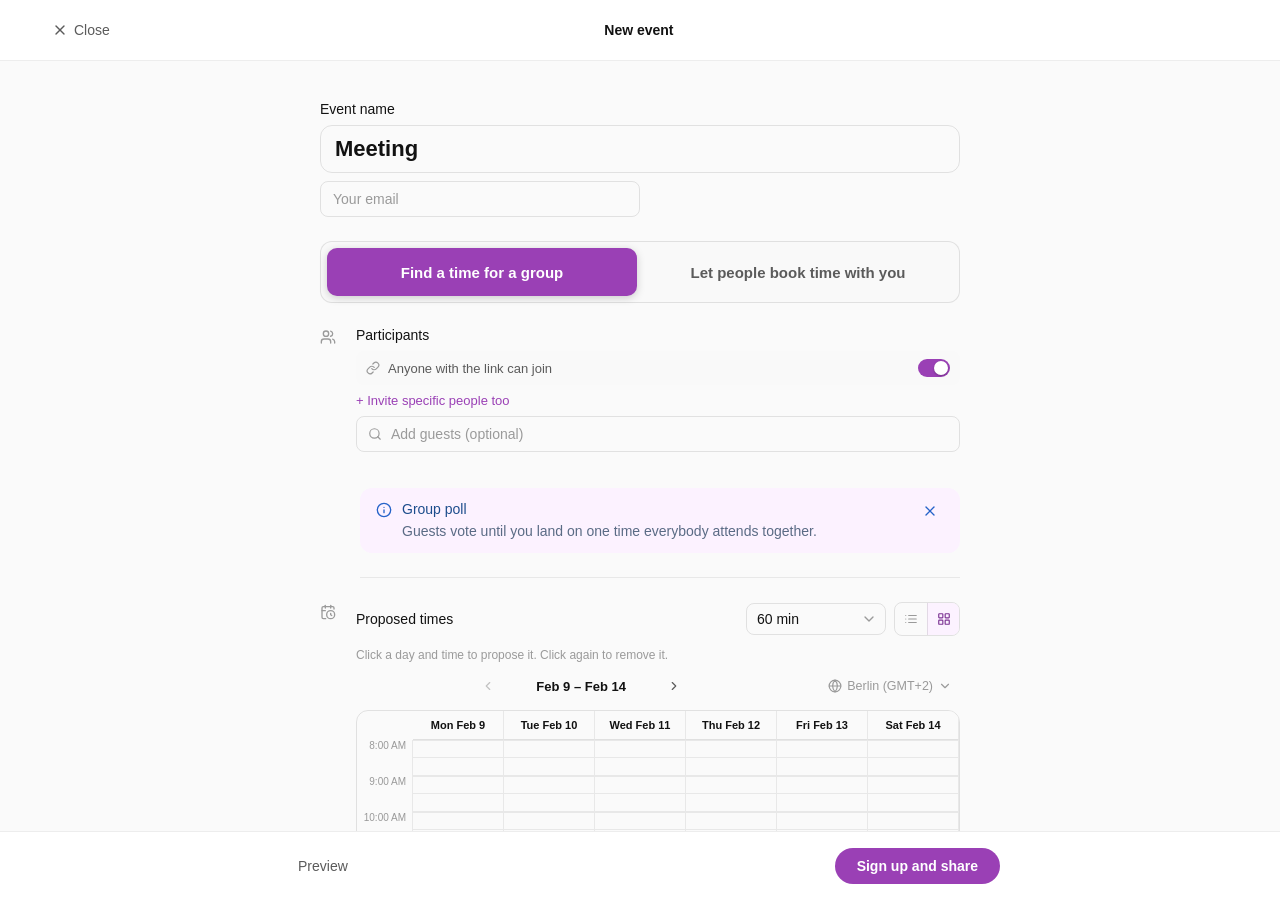
<file: meeting-creation-v3_4.html>
<!DOCTYPE html>
<!-- saved from url=(0014)about:internet -->
<html lang="en"><head><meta http-equiv="Content-Type" content="text/html; charset=UTF-8">

<meta name="viewport" content="width=device-width, initial-scale=1.0">
<title>Doodle: New event</title>
<style>
  :root {
    /* Doodle brand accent, pulled from the marketing site's own tokens.
       --primary/--primary-dark/--primary-tint point here so every accent
       in the flow (focus rings, switches, selected states, buttons) uses
       the real brand purple instead of the placeholder blue. */
    --basada-dark: #9a40b5;
    --basada-darker: #7d3494;
    --basada-light: #e7a0ff;
    --basada-lightest: #fcf2ff;
    --primary: var(--basada-dark);
    --primary-dark: var(--basada-darker);
    --primary-tint: var(--basada-lightest);
    --text: #121212;
    --text-muted: #9a9a9a;
    --text-soft: #5b5b5b;
    --border: rgba(0,0,0,0.1);
    --border-soft: rgba(0,0,0,0.07);
    --hover: #f2f2f2;
    --hover-soft: #f9f9f9;
    --green: #059669;
  }
  * { box-sizing: border-box; }
  html, body { height: 100%; margin: 0; }
  body {
    font-family: -apple-system, BlinkMacSystemFont, "Segoe UI", Inter, Roboto, Helvetica, Arial, sans-serif;
    color: var(--text);
    background: #fafafa;
    display: flex;
    flex-direction: column;
    overflow: hidden;
  }
  svg { display: block; }
  button { font: inherit; color: inherit; cursor: pointer; background: none; border: none; }
  input { font: inherit; color: inherit; }
  ::-webkit-scrollbar { width: 8px; height: 8px; }
  ::-webkit-scrollbar-thumb { background: rgba(0,0,0,0.15); border-radius: 999px; }
  ::-webkit-scrollbar-track { background: transparent; }

  /* Top bar */
  .topbar {
    flex-shrink: 0;
    display: flex;
    align-items: center;
    justify-content: space-between;
    padding: 14px 40px;
    background: #fff;
    border-bottom: 1px solid var(--border-soft);
  }
  .topbar-title { font-size: 14px; font-weight: 600; }
  .topbar-spacer { width: 84px; }
  .btn-close {
    display: inline-flex;
    align-items: center;
    gap: 6px;
    height: 32px;
    padding: 0 12px;
    border-radius: 999px;
    font-size: 14px;
    font-weight: 500;
    color: var(--text-soft);
    transition: background-color .15s, color .15s;
  }
  .btn-close:hover { background: var(--hover); color: var(--text); }
  .icon { width: 16px; height: 16px; flex-shrink: 0; }

  /* Scroll area */
  .scroll-area { flex: 1; overflow-y: auto; }
  .form {
    max-width: 720px;
    margin: 0 auto;
    padding: 40px 40px 140px;
    display: flex;
    flex-direction: column;
    gap: 24px;
  }

  .field-title { display: flex; flex-direction: column; }
  .field-title label {
    display: block;
    font-size: 14px;
    font-weight: 500;
    margin-bottom: 8px;
  }

  .input-title {
    width: 100%;
    height: 48px;
    border-radius: 12px;
    border: 1px solid var(--border);
    background: transparent;
    padding: 0 14px;
    font-size: 22px;
    font-weight: 600;
    outline: none;
    transition: border-color .15s, box-shadow .15s;
  }
  .input-title::placeholder { color: var(--text-muted); font-weight: 400; }
  .input-title:focus { border-color: var(--primary); box-shadow: 0 0 0 3px rgba(154,64,181,0.15); }

  .field-row {
    display: flex;
    align-items: flex-start;
    gap: 20px;
  }
  .field-row.center { align-items: center; }
  .field-icon {
    flex-shrink: 0;
    display: flex;
    align-items: center;
    height: 20px;
    color: var(--text-muted);
  }
  .field-row.tall .field-icon { height: 32px; }
  .field-body {
    flex: 1;
    min-width: 0;
    display: flex;
    flex-direction: column;
    gap: 8px;
  }
  .field-body label {
    font-size: 14px;
    font-weight: 500;
  }

  .search-wrap { position: relative; }
  .search-wrap .icon-sm {
    position: absolute;
    left: 12px;
    top: 50%;
    transform: translateY(-50%);
    width: 14px;
    height: 14px;
    color: var(--text-muted);
  }
  .input-sm {
    width: 100%;
    height: 36px;
    border-radius: 8px;
    border: 1px solid var(--border);
    background: transparent;
    padding: 0 12px;
    font-size: 14px;
    outline: none;
    transition: border-color .15s, box-shadow .15s;
  }
  .input-sm.with-icon { padding-left: 34px; }
  .input-sm::placeholder { color: var(--text-muted); }
  .input-sm:focus { border-color: var(--primary); box-shadow: 0 0 0 3px rgba(154,64,181,0.15); }

  .guest-list { display: flex; flex-direction: column; gap: 2px; margin-top: 4px; }
  .guest-row { display: flex; align-items: center; gap: 12px; padding: 6px 0; }
  .guest-actions { display: flex; align-items: center; gap: 2px; flex-shrink: 0; opacity: 0; transition: opacity .15s; margin-left: auto; }
  .guest-row:hover .guest-actions { opacity: 1; }
  .avatar {
    width: 32px; height: 32px; border-radius: 999px; flex-shrink: 0;
    display: flex; align-items: center; justify-content: center;
    font-size: 11px; font-weight: 700; color: #fff;
  }
  .guest-info { flex: 1; min-width: 0; }
  .guest-name { font-size: 14px; font-weight: 500; margin: 0; white-space: nowrap; overflow: hidden; text-overflow: ellipsis; }
  .guest-role { font-size: 12px; color: var(--text-muted); margin: 0; }
  .icon-btn {
    width: 28px; height: 28px; border-radius: 999px;
    display: flex; align-items: center; justify-content: center;
    color: var(--text-muted); transition: background-color .15s;
  }
  .icon-btn:hover { background: var(--hover); }
  .icon-xs { width: 14px; height: 14px; }

  .banner {
    display: flex;
    align-items: flex-start;
    gap: 10px;
    border-radius: 12px;
    background: var(--primary-tint);
    padding: 12px 16px;
    margin-left: 40px;
  }
  .banner .icon { color: #2563c9; margin-top: 2px; }
  .banner-title { font-size: 14px; font-weight: 500; color: #1c4d8c; margin: 0; line-height: 1.4; }
  .banner-text { font-size: 14px; color: #5a6b85; margin: 2px 0 0; line-height: 1.4; }
  .banner-close { color: #2563c9; margin-left: auto; flex-shrink: 0; transition: opacity .15s; }
  .banner-close:hover { opacity: .7; }

  .divider { height: 1px; background: var(--border-soft); margin-left: 40px; }

  .select-btn {
    display: inline-flex;
    align-items: center;
    gap: 6px;
    height: 32px;
    border-radius: 8px;
    border: 1px solid var(--border);
    padding: 0 8px 0 10px;
    font-size: 14px;
    background: transparent;
    transition: background-color .15s;
    white-space: nowrap;
  }
  .select-btn:hover { background: var(--hover-soft); }
  .select-btn .chev { margin-left: auto; color: var(--text-muted); width: 16px; height: 16px; }
  .select-btn.full { width: 100%; justify-content: space-between; }
  .select-btn.w-fixed { width: 140px; justify-content: space-between; }

  .row-header { display: flex; align-items: center; justify-content: space-between; }

  .dropdown-wrap { position: relative; }
  .dropdown-menu {
    display: none;
    position: absolute;
    top: calc(100% + 4px);
    left: 0;
    min-width: 140px;
    background: #fff;
    border: 1px solid var(--border);
    border-radius: 10px;
    box-shadow: 0 4px 16px rgba(0,0,0,0.12);
    padding: 4px;
    z-index: 20;
  }
  .dropdown-menu.open { display: block; }
  .dropdown-item {
    display: block;
    width: 100%;
    text-align: left;
    padding: 8px 10px;
    border-radius: 6px;
    font-size: 14px;
    transition: background-color .15s;
  }
  .dropdown-item:hover { background: var(--hover); }
  .dropdown-item.selected { font-weight: 600; color: var(--primary-dark); background: var(--primary-tint); }
  .dropdown-divider { height: 1px; background: var(--border-soft); margin: 4px 2px; }
  .duration-custom-form { display: flex; align-items: center; gap: 6px; padding: 6px 8px 4px; }
  .duration-custom-inputs { display: flex; align-items: center; gap: 4px; }
  .duration-custom-inputs .input-number { width: 44px; height: 28px; padding: 0 6px; text-align: center; }
  .duration-custom-inputs span { font-size: 12px; color: var(--text-muted); }
  .duration-custom-form .btn-primary { height: 28px; padding: 0 12px; font-size: 12px; margin-left: auto; }

  .view-toggle { display: inline-flex; border: 1px solid var(--border); border-radius: 8px; overflow: hidden; flex-shrink: 0; }
  .view-toggle-btn { width: 32px; height: 32px; display: flex; align-items: center; justify-content: center; color: var(--text-muted); transition: background-color .15s, color .15s; }
  .view-toggle-btn + .view-toggle-btn { border-left: 1px solid var(--border); }
  .view-toggle-btn.active { background: var(--primary-tint); color: var(--primary-dark); }

  .options-list { display: flex; flex-direction: column; gap: 8px; }
  .option-card {
    display: flex;
    align-items: flex-start;
    gap: 12px;
    border-radius: 12px;
    border: 1px solid var(--border);
    padding: 12px 14px;
    cursor: pointer;
    transition: border-color .15s;
  }
  .option-card.selected { border-color: var(--text); }
  .option-card input { display: none; }
  .checkbox {
    margin-top: 2px;
    width: 16px; height: 16px;
    border-radius: 4px;
    border: 1px solid rgba(0,0,0,0.25);
    flex-shrink: 0;
    display: flex; align-items: center; justify-content: center;
    color: #fff;
    transition: background-color .15s, border-color .15s;
  }
  .checkbox.checked { background: var(--primary); border-color: var(--primary); }
  .checkbox svg { width: 11px; height: 11px; }
  .option-body { flex: 1; min-width: 0; display: flex; flex-direction: column; gap: 4px; }
  .option-title { font-size: 14px; font-weight: 500; margin: 0; }
  .option-sub { font-size: 12px; font-weight: 500; color: var(--green); margin: 0; }
  .option-sub .muted { font-weight: 400; color: var(--text-muted); }

  #list-view { display: flex; flex-direction: column; gap: 12px; }
  #time-rows { display: flex; flex-direction: column; gap: 10px; }

  .time-row {
    display: flex;
    align-items: flex-start;
    gap: 12px;
    border-radius: 12px;
    border: 1px solid var(--text);
    padding: 12px 14px;
  }
  .time-row-body { flex: 1; min-width: 0; display: flex; flex-direction: column; gap: 8px; }
  .time-inputs { display: flex; align-items: center; gap: 8px; width: 100%; }
  .input-time {
    flex: 1; min-width: 0; height: 32px;
    border-radius: 8px; border: 1px solid var(--border);
    padding: 0 10px; font-size: 14px; outline: none;
  }
  .input-time:focus { border-color: var(--primary); }
  .input-time[readonly] { cursor: pointer; background: transparent; }
  .arrow-icon { width: 16px; height: 16px; color: var(--text-muted); flex-shrink: 0; }

  .time-popover {
    display: none; position: fixed; z-index: 30; min-width: 100px; max-height: 220px;
    overflow-y: auto; scrollbar-width: none; background: #fff; border: 1px solid var(--border); border-radius: 10px;
    box-shadow: 0 8px 24px rgba(0,0,0,0.15); padding: 4px;
  }
  .time-popover::-webkit-scrollbar { display: none; }
  .time-popover.open { display: block; }
  .time-popover-item { display: block; width: 100%; text-align: left; padding: 6px 10px; border-radius: 6px; font-size: 13px; }
  .time-popover-item:hover { background: var(--hover); }
  .time-popover-item.selected { font-weight: 600; color: var(--primary-dark); background: var(--primary-tint); }

  .date-popover {
    display: none; position: fixed; z-index: 30; width: 220px;
    background: #fff; border: 1px solid var(--border); border-radius: 12px;
    box-shadow: 0 8px 24px rgba(0,0,0,0.15); padding: 10px;
  }
  .date-popover.open { display: block; }
  .date-popover-header { display: flex; align-items: center; justify-content: space-between; margin-bottom: 8px; font-size: 13px; font-weight: 600; }
  .date-popover-nav { width: 24px; height: 24px; display: flex; align-items: center; justify-content: center; border-radius: 6px; color: var(--text-muted); }
  .date-popover-nav:hover { background: var(--hover); }
  .date-popover-grid { display: grid; grid-template-columns: repeat(7, 1fr); gap: 2px; }
  .dp-weekday { font-size: 10px; color: var(--text-muted); text-align: center; padding: 2px 0; }
  .dp-day { height: 26px; border-radius: 6px; font-size: 12px; display: flex; align-items: center; justify-content: center; }
  .dp-day:hover { background: var(--hover); }
  .dp-day.today { font-weight: 700; color: var(--primary-dark); }

  .slot-day-label { font-size: 12px; font-weight: 500; color: var(--text-soft); margin: 6px 0 2px; }
  .slot-day-label:first-child { margin-top: 0; }
  .slot-chip-row { display: flex; align-items: center; gap: 8px; }
  .slot-chip { display: flex; align-items: center; gap: 7px; flex: 1; min-width: 0; padding: 7px 10px; background: rgba(0,0,0,0.05); border-radius: 8px; }
  .slot-chip .dot { width: 6px; height: 6px; border-radius: 999px; background: rgba(0,0,0,0.35); flex-shrink: 0; }
  .slot-chip-time { font-size: 13px; }
  .slot-empty { font-size: 12px; color: var(--text-muted); padding: 6px 0 2px; }

  .grid-hint { font-size: 12px; color: var(--text-muted); margin: 0 0 10px; }
  .grid-week-nav { display: flex; align-items: center; justify-content: space-between; gap: 14px; margin-bottom: 10px; }
  .grid-week-nav-controls { display: flex; align-items: center; gap: 14px; margin: 0 auto; }
  .tz-btn {
    display: inline-flex; align-items: center; gap: 5px;
    padding: 5px 8px; border-radius: 8px; font-size: 12.5px;
    color: var(--text-muted); transition: background-color .15s, color .15s;
    flex-shrink: 0;
  }
  .tz-btn:hover { background: var(--hover); color: var(--text); }
  .tz-btn .icon-xs { width: 14px; height: 14px; flex-shrink: 0; }
  #timezone-menu { right: 0; left: auto; min-width: 190px; max-height: 260px; overflow-y: auto; }
  .grid-week-nav-btn {
    width: 28px; height: 28px; border-radius: 999px; flex-shrink: 0;
    display: flex; align-items: center; justify-content: center;
    color: var(--text-soft); transition: background-color .15s, color .15s;
  }
  .grid-week-nav-btn:hover:not(:disabled) { background: var(--hover); color: var(--text); }
  .grid-week-nav-btn:disabled { opacity: .35; cursor: default; }
  .grid-week-label { font-size: 13px; font-weight: 600; min-width: 130px; text-align: center; }
  .grid-wrap { border: 1px solid var(--border); border-radius: 12px; overflow: hidden; }
  .grid-scroll { overflow-x: auto; scrollbar-width: none; }
  .grid-scroll::-webkit-scrollbar { display: none; }
  .grid-table { display: grid; }
  .grid-head-cell {
    padding: 8px 2px; font-size: 11px; font-weight: 600; text-align: center;
    background: #fafafa; border-bottom: 1px solid var(--border);
    border-right: 1px solid var(--border-soft);
  }
  .grid-time-cell {
    padding: 0 6px; font-size: 10px; color: var(--text-muted);
    display: flex; align-items: flex-start; justify-content: flex-end;
    border-right: 1px solid var(--border-soft); white-space: nowrap;
  }
  .grid-cell { height: 18px; cursor: pointer; border-right: 1px solid var(--border-soft); border-bottom: 1px solid var(--border-soft); transition: background-color .1s; }
  .grid-cell:hover { background: var(--hover); }
  .grid-cell.selected { background: var(--primary); }
  .grid-cell.selected:hover { background: var(--primary-dark); }
  .grid-cell.hour-start { border-top: 1px solid var(--border-soft); }

  .link-row { display: flex; align-items: center; gap: 16px; }
  .link-btn { font-size: 14px; font-weight: 500; color: var(--text-muted); transition: color .15s; display: inline-flex; align-items: center; gap: 6px; }
  .link-btn:hover { color: var(--text); }
  .link-btn.push-end { margin-left: auto; }

  .switch {
    position: relative;
    display: inline-flex;
    align-items: center;
    width: 32px; height: 18px;
    border-radius: 999px;
    background: #e2e2e2;
    flex-shrink: 0;
    transition: background-color .15s;
  }
  .switch.on { background: var(--primary); }
  .switch-thumb {
    position: absolute;
    left: 2px;
    width: 14px; height: 14px;
    border-radius: 999px;
    background: #fff;
    box-shadow: 0 1px 2px rgba(0,0,0,0.25);
    transition: transform .15s;
  }
  .switch.on .switch-thumb { transform: translateX(14px); }

  .advanced-row {
    display: flex; align-items: center; justify-content: space-between;
    flex: 1; height: 32px; cursor: pointer; user-select: none;
  }
  .advanced-label { display: inline-flex; align-items: center; gap: 6px; font-size: 14px; font-weight: 500; }
  .chevron { width: 16px; height: 16px; color: var(--text-muted); transform: rotate(0deg); transition: transform .15s; }
  .chevron.open { transform: rotate(90deg); }

  .advanced-content { display: none; flex-direction: column; gap: 16px; padding-top: 4px; }
  .advanced-content.open { display: flex; }
  .adv-group { display: flex; flex-direction: column; gap: 16px; }
  .adv-toggle-row { display: flex; align-items: center; justify-content: space-between; gap: 12px; }
  .adv-toggle-title { font-size: 14px; font-weight: 500; }
  .adv-toggle-desc { font-size: 12px; color: var(--text-muted); margin-top: 2px; }
  .adv-toggle-sub { margin-top: -6px; }
  .input-number {
    width: 84px; height: 32px;
    border-radius: 8px; border: 1px solid var(--border);
    padding: 0 10px; font-size: 14px; outline: none;
  }
  .input-number:focus { border-color: var(--primary); }

  .toolbar {
    display: flex; align-items: center; gap: 2px;
    padding: 6px 8px; border-bottom: 1px solid rgba(0,0,0,0.06);
  }
  .toolbar-btn {
    width: 28px; height: 28px; border-radius: 6px;
    display: flex; align-items: center; justify-content: center;
    transition: background-color .15s;
  }
  .toolbar-btn:hover { background: var(--hover); }
  .rich-box { border-radius: 8px; border: 1px solid var(--border); overflow: hidden; flex: 1; min-width: 0; }
  .rich-editable {
    min-height: 96px; padding: 10px 12px; font-size: 14px; outline: none;
  }
  .rich-editable:empty:before { content: attr(data-placeholder); color: var(--text-muted); }

  .calendar-row { display: flex; flex-wrap: wrap; gap: 8px; flex: 1; min-width: 0; }
  .cal-logo { width: 16px; height: 16px; flex-shrink: 0; }
  .truncate { overflow: hidden; text-overflow: ellipsis; white-space: nowrap; }

  footer.footer {
    flex-shrink: 0;
    display: flex;
    padding: 16px 40px;
    background: #fff;
    border-top: 1px solid var(--border-soft);
  }
  .footer-inner {
    width: 100%;
    max-width: 720px;
    margin: 0 auto;
    display: flex;
    align-items: center;
    justify-content: space-between;
    gap: 12px;
  }
  .btn-secondary {
    height: 36px; padding: 0 18px; border-radius: 999px;
    font-size: 14px; font-weight: 500; color: var(--text-soft);
    transition: background-color .15s;
  }
  .btn-secondary:hover { background: var(--hover); }
  .btn-primary {
    height: 36px; padding: 0 22px; border-radius: 999px;
    font-size: 14px; font-weight: 600; color: #fff; background: var(--primary);
    transition: background-color .15s;
  }
  .btn-primary:hover { background: var(--primary-dark); }

  @media (max-width: 640px) {
    .topbar, .form, footer.footer { padding-left: 20px; padding-right: 20px; }
    .banner, .divider { margin-left: 0; }
    .field-row { gap: 12px; }
    .calendar-row { flex-direction: column; }
  }


  /* Sections that only make sense once an intent is picked */
  #post-intent-sections { display: flex; flex-direction: column; gap: 24px; }
  .prompt-text { font-size: 13px; color: var(--text-muted); font-style: italic; }

  /* Fork 2: mechanism toggle (specific times vs. open/rolling availability) */
  .mechanism-row {
    display: inline-flex;
    align-self: flex-start;
    gap: 4px;
    padding: 4px;
    background: #f2f2f2;
    border-radius: 12px;
  }
  .mechanism-btn {
    padding: 0 14px;
    height: 34px;
    border-radius: 9px;
    font-size: 13px;
    font-weight: 500;
    color: var(--text-soft);
    transition: background-color .15s, color .15s, box-shadow .15s;
    white-space: nowrap;
  }
  .mechanism-btn:hover:not(.active) { color: var(--text); }
  .mechanism-btn.active { background: #fff; color: var(--text); box-shadow: 0 1px 3px rgba(0,0,0,0.12); font-weight: 600; }

  /* Fork 1 (top-level: group poll vs. share availability) is the primary
     decision on this screen, so it gets more visual weight than Fork 2
     below it - full width, taller, bolder, brand-colored when active. */
  #intent-toggle {
    align-self: stretch;
    width: 100%;
    gap: 6px;
    padding: 6px;
    background: var(--hover-soft);
    border: 1px solid var(--border);
  }
  #intent-toggle .mechanism-btn {
    flex: 1;
    height: 48px;
    border-radius: 10px;
    font-size: 15px;
    font-weight: 600;
  }
  #intent-toggle .mechanism-btn:hover:not(.active) { background: rgba(0,0,0,0.04); color: var(--text); }
  #intent-toggle .mechanism-btn.active { background: var(--primary); color: #fff; box-shadow: 0 2px 8px rgba(0,0,0,0.18); }

  /* Capacity: "how many people can end up with a spot", optional, auto-suggested */
  .capacity-row { display: flex; align-items: center; gap: 10px; flex-wrap: wrap; }
  .capacity-input { width: 140px; }

  .optional-tag { font-size: 11px; color: var(--text-muted); font-weight: 500; }
  .guest-row.is-optional .guest-name { color: var(--text-soft); }

  /* Participants: the shareable link is its own, always-on row, independent of
     any named guests below it, so the two never read as either/or. */
  .invite-toggle-row {
    display: flex;
    align-items: center;
    gap: 8px;
    padding: 8px 10px;
    border-radius: 8px;
    background: var(--hover-soft);
    font-size: 13px;
    color: var(--text-soft);
  }
  .invite-toggle-row .icon-xs { color: var(--text-muted); flex-shrink: 0; }
  .invite-toggle-row .switch { flex-shrink: 0; }
  .link-access-copy { flex: 1; }
  .invite-toggle-btn {
    align-self: flex-start;
    font-size: 13px;
    font-weight: 500;
    color: var(--primary);
    white-space: nowrap;
  }
  #participants-expanded { display: flex; flex-direction: column; gap: 8px; }

  /* Booking page availability */
  .day-pill-row { display: flex; gap: 6px; flex-wrap: wrap; }
  .day-pill {
    width: 36px; height: 32px; border-radius: 8px;
    border: 1px solid var(--border);
    font-size: 12px; font-weight: 600; color: var(--text-soft);
    transition: background-color .15s, color .15s, border-color .15s;
  }
  .day-pill:hover { background: var(--hover-soft); }
  .day-pill.active { background: var(--primary); border-color: var(--primary); color: #fff; }
  .helper-text { font-size: 12px; color: var(--text-muted); margin: 0; }

  /* Booking page: connect-a-calendar prompt */
  #calendar-connect-options { display: flex; flex-direction: column; gap: 8px; }
  .calendar-connect-btn {
    display: flex; align-items: center; gap: 10px;
    height: 44px; padding: 0 14px;
    border: 1px solid var(--border); border-radius: 10px;
    font-size: 14px; font-weight: 500;
    transition: background-color .15s, border-color .15s;
  }
  .calendar-connect-btn:hover { background: var(--hover-soft); border-color: var(--text-muted); }
  .calendar-connected-row { display: flex; align-items: center; gap: 8px; font-size: 13px; color: var(--text-soft); }
  .calendar-connected-row .icon-xs { color: var(--green); flex-shrink: 0; }
</style>
</head>
<body data-new-gr-c-s-check-loaded="14.1320.0" data-gr-ext-installed="" data-gr-ext-go-mode="" data-gr-aaa-loaded="14.1320.0" data-gr-aaa-notch-connection-id="1786958639164-0.45382896155853025" data-gr-agent-presence-bridge-connection-id="1786958639166-0.3268477172443268">

  <!-- Top bar -->
  <header class="topbar">
    <button type="button" class="btn-close">
      <svg class="icon" viewBox="0 0 24 24" fill="none" stroke="currentColor" stroke-width="2" stroke-linecap="round" stroke-linejoin="round"><path d="M18 6 6 18"></path><path d="m6 6 12 12"></path></svg>
      Close
    </button>
    <span class="topbar-title">New event</span>
    <span class="topbar-spacer"></span>
  </header>

  <!-- Scrollable form -->
  <div class="scroll-area">
    <div class="form">

      <!-- Event name -->
      <div class="field-title">
        <label for="event-name">Event name</label>
        <input id="event-name" class="input-title" type="text" value="" placeholder="Add title (optional)">

        <!-- This flow runs for signed-out visitors, so we need an email
             before anything can be created - it's how the organizer gets
             back in to manage what they made. -->
        <input id="organizer-email" class="input-sm" type="email" placeholder="Your email" required autocomplete="email" style="margin-top:8px; max-width:320px;">
      </div>

      <!-- Fork 1: solo users default straight into Group Poll (the majority
           case - "find one time that works for everyone"), so this is a
           low-emphasis segmented toggle rather than an upfront decision
           gate. Selecting the second segment reveals Fork 2 below. -->
      <div class="field-title" style="gap:8px;">
        <div class="mechanism-row" id="intent-toggle" role="radiogroup" aria-label="What do you need?">
          <button type="button" class="mechanism-btn" id="intent-converge" data-intent="converge" role="radio" aria-checked="true">Find a time for a group</button>
          <button type="button" class="mechanism-btn" id="intent-claim" data-intent="claim" role="radio" aria-checked="false">Let people book time with you</button>
        </div>
      </div>

      <!-- Group Poll is the default resting state, so nothing here is
           gated behind Fork 1 anymore. -->
      <div id="post-intent-sections">

      <!-- Participants: universal in every branch. Not knowing who's coming
           yet is legitimate for a poll, a sign-up sheet, or a booking page -
           so this always starts collapsed to "anyone with the link," and
           only expands once you actually name someone (or ask to). -->
      <div class="field-row" id="participants-section">
        <div class="field-icon">
          <svg class="icon" viewBox="0 0 24 24" fill="none" stroke="currentColor" stroke-width="2" stroke-linecap="round" stroke-linejoin="round"><path d="M16 21v-2a4 4 0 0 0-4-4H6a4 4 0 0 0-4 4v2"></path><path d="M16 3.128a4 4 0 0 1 0 7.744"></path><path d="M22 21v-2a4 4 0 0 0-3-3.87"></path><circle cx="9" cy="7" r="4"></circle></svg>
        </div>
        <div class="field-body">
          <label id="participants-label">Participants</label>

          <!-- Always on, in every branch: a shareable link. This is additive with
               named guests below, never replaced by them. -->
          <div class="invite-toggle-row" id="link-access-row">
            <svg class="icon-xs" viewBox="0 0 24 24" fill="none" stroke="currentColor" stroke-width="2" stroke-linecap="round" stroke-linejoin="round"><path d="M10 13a5 5 0 0 0 7.54.54l3-3a5 5 0 0 0-7.07-7.07l-1.72 1.71"></path><path d="M14 11a5 5 0 0 0-7.54-.54l-3 3a5 5 0 0 0 7.07 7.07l1.71-1.71"></path></svg>
            <span class="link-access-copy" id="link-access-copy">Anyone with the link can join</span>
            <button type="button" class="switch on" id="link-access-switch" role="switch" aria-checked="true" aria-label="Allow anyone with the link to join"><span class="switch-thumb"></span></button>
          </div>

          <!-- Named guests: an addition on top of the link above, not an
               alternative to it. Always expanded - no need to hide it once
               shown. -->
          <span class="invite-toggle-btn" id="invite-toggle-btn">+ Invite specific people too</span>

          <div id="participants-expanded">
            <div class="search-wrap">
              <svg class="icon-sm" viewBox="0 0 24 24" fill="none" stroke="currentColor" stroke-width="2" stroke-linecap="round" stroke-linejoin="round"><path d="m21 21-4.34-4.34"></path><circle cx="11" cy="11" r="8"></circle></svg>
              <input id="guest-search" class="input-sm with-icon" type="text" placeholder="Add guests (optional)">
            </div>
            <div class="guest-list" id="guest-list"></div>
          </div>
        </div>
      </div>

      <!-- Fork 2: only meaningful once you're in the "share availability"
           branch - a converged poll is always specific proposed times, so
           there's nothing to ask there. -->
      <div class="field-row" id="mechanism-section" style="display:none;">
        <div class="field-icon">
          <svg class="icon" viewBox="0 0 24 24" fill="none" stroke="currentColor" stroke-width="2" stroke-linecap="round" stroke-linejoin="round"><path d="M12 8v4l3 3"></path><circle cx="12" cy="12" r="10"></circle></svg>
        </div>
        <div class="field-body" style="gap:12px;">
          <label>How will people get a time?</label>
          <div class="mechanism-row" role="radiogroup" aria-label="Mechanism">
            <button type="button" class="mechanism-btn" data-mechanism="specific" role="radio" aria-checked="false">I have specific times in mind</button>
            <button type="button" class="mechanism-btn" data-mechanism="rolling" role="radio" aria-checked="false">Open up my regular hours</button>
          </div>
          <p class="helper-text" id="mechanism-hint"></p>

          <!-- Capacity: optional, auto-suggested once exactly one required
               guest is named; never a forced question. -->
          <div class="capacity-row" id="capacity-row" style="display:none;">
            <label style="font-size:13px; font-weight:500; color:var(--text-soft);" for="capacity-input">Spots available</label>
            <input id="capacity-input" class="input-sm capacity-input" type="number" min="0" placeholder="No limit">
            <p class="helper-text" id="capacity-hint" style="width:100%;"></p>
          </div>
        </div>
      </div>

      <!-- Live explanation of what's about to be created, in place of the
           old "Group poll or sign-up sheet" banner that only covered two
           of the four outcomes. -->
      <div class="banner" id="mode-banner" style="display:none;">
        <svg class="icon" viewBox="0 0 24 24" fill="none" stroke="currentColor" stroke-width="2" stroke-linecap="round" stroke-linejoin="round"><circle cx="12" cy="12" r="10"></circle><path d="M12 16v-4"></path><path d="M12 8h.01"></path></svg>
        <div style="flex:1; min-width:0;">
          <p class="banner-title" id="mode-banner-title">Group poll or sign-up sheet</p>
          <p class="banner-text" id="mode-banner-text">Want guests to each claim their own time instead of voting? Turn on Open slots.</p>
        </div>
        <button class="banner-close" id="mode-banner-close" aria-label="Close">
          <svg class="icon" viewBox="0 0 24 24" fill="none" stroke="currentColor" stroke-width="2" stroke-linecap="round" stroke-linejoin="round"><path d="M18 6 6 18"></path><path d="m6 6 12 12"></path></svg>
        </button>
      </div>

      <div class="divider"></div>

      <!-- Group poll / sign-up sheet / 1:1 time options -->
      <div id="times-section">
      <div class="field-row">
        <div class="field-icon">
          <svg class="icon" viewBox="0 0 24 24" fill="none" stroke="currentColor" stroke-width="2" stroke-linecap="round" stroke-linejoin="round"><path d="M16 14v2.2l1.6 1"></path><path d="M16 2v4"></path><path d="M21 7.5V6a2 2 0 0 0-2-2H5a2 2 0 0 0-2 2v14a2 2 0 0 0 2 2h3.5"></path><path d="M3 10h5"></path><path d="M8 2v4"></path><circle cx="16" cy="16" r="6"></circle></svg>
        </div>
        <div class="field-body" style="gap:12px;">
          <div class="row-header">
            <label id="poll-type-label">Group poll</label>
            <div style="display:flex; align-items:center; gap:8px;">
              <div class="dropdown-wrap" id="duration-dropdown-wrap">
                <button type="button" class="select-btn w-fixed" id="duration-btn">
                  <span id="duration-label">60 min</span>
                  <svg class="chev" viewBox="0 0 24 24" fill="none" stroke="currentColor" stroke-width="2" stroke-linecap="round" stroke-linejoin="round"><path d="m6 9 6 6 6-6"></path></svg>
                </button>
                <div class="dropdown-menu" id="duration-menu">
                  <button type="button" class="dropdown-item" data-duration="15 min">15 min</button>
                  <button type="button" class="dropdown-item" data-duration="30 min">30 min</button>
                  <button type="button" class="dropdown-item selected" data-duration="60 min">60 min</button>
                  <button type="button" class="dropdown-item" data-duration="90 min">90 min</button>
                  <button type="button" class="dropdown-item" data-duration="120 min">120 min</button>
                  <button type="button" class="dropdown-item" data-duration="All day">All day</button>
                  <div class="dropdown-divider"></div>
                  <button type="button" class="dropdown-item" id="duration-custom-item" data-duration="custom">Custom duration</button>
                  <div class="duration-custom-form" id="duration-custom-form" style="display:none;">
                    <div class="duration-custom-inputs">
                      <input type="number" min="0" max="23" id="duration-custom-hours" class="input-number" placeholder="0">
                      <span>h</span>
                      <input type="number" min="0" max="59" step="5" id="duration-custom-minutes" class="input-number" placeholder="0">
                      <span>m</span>
                    </div>
                    <button type="button" class="btn-primary" id="duration-custom-apply">Set</button>
                  </div>
                </div>
              </div>
              <div class="view-toggle">
                <button type="button" class="view-toggle-btn active" id="view-list-btn" title="List view">
                  <svg class="icon-xs" viewBox="0 0 24 24" fill="none" stroke="currentColor" stroke-width="2" stroke-linecap="round" stroke-linejoin="round"><path d="M3 12h.01"></path><path d="M3 18h.01"></path><path d="M3 6h.01"></path><path d="M8 12h13"></path><path d="M8 18h13"></path><path d="M8 6h13"></path></svg>
                </button>
                <button type="button" class="view-toggle-btn" id="view-grid-btn" title="Calendar grid view">
                  <svg class="icon-xs" viewBox="0 0 24 24" fill="none" stroke="currentColor" stroke-width="2" stroke-linecap="round" stroke-linejoin="round"><rect width="7" height="7" x="3" y="3" rx="1"></rect><rect width="7" height="7" x="14" y="3" rx="1"></rect><rect width="7" height="7" x="14" y="14" rx="1"></rect><rect width="7" height="7" x="3" y="14" rx="1"></rect></svg>
                </button>
              </div>
            </div>
          </div>

          <!-- List view: proposed times derived from the calendar grid, plus manual custom times -->
          <div id="list-view" style="display: block;">
            <div class="options-list" id="options-list"><p class="slot-empty">No times proposed yet. Pick some on the calendar grid or add a custom time below.</p></div>

            <!-- custom time rows (added via "+ Add"; none by default) -->
            <div id="time-rows"><div class="time-row">
        <span class="checkbox checked"><svg viewBox="0 0 24 24" fill="none" stroke="currentColor" stroke-width="3" stroke-linecap="round" stroke-linejoin="round"><path d="M20 6 9 17l-5-5"></path></svg></span>
        <div class="time-row-body">
          <div class="time-inputs">
            <input class="input-time" type="text" readonly="" value="9:00 am">
            <svg class="arrow-icon" viewBox="0 0 24 24" fill="none" stroke="currentColor" stroke-width="2" stroke-linecap="round" stroke-linejoin="round"><path d="M5 12h14"></path><path d="m12 5 7 7-7 7"></path></svg>
            <input class="input-time" type="text" readonly="" value="9:30 am">
          </div>
          <button type="button" class="select-btn full">
            <svg class="icon-xs" style="width:16px;height:16px;" viewBox="0 0 24 24" fill="none" stroke="currentColor" stroke-width="2" stroke-linecap="round" stroke-linejoin="round"><path d="M8 2v4"></path><path d="M16 2v4"></path><rect height="18" rx="2" width="18" x="3" y="4"></rect><path d="M3 10h18"></path></svg>
            <span style="flex:1;text-align:left;">Mon, Aug 17</span>
          </button>
        </div>
        <button type="button" class="icon-btn remove-time-btn" title="Remove time"><svg class="icon-xs" viewBox="0 0 24 24" fill="none" stroke="currentColor" stroke-width="2" stroke-linecap="round" stroke-linejoin="round"><path d="M18 6 6 18"></path><path d="m6 6 12 12"></path></svg></button></div></div>

            <div class="link-row">
              <button type="button" class="link-btn" id="suggest-times-btn">Suggest more times</button>
              <button type="button" class="link-btn push-end" id="add-time-btn">
                <svg class="icon-xs" viewBox="0 0 24 24" fill="none" stroke="currentColor" stroke-width="2" stroke-linecap="round" stroke-linejoin="round"><path d="M5 12h14"></path><path d="M12 5v14"></path></svg>
                Add
              </button>
            </div>
          </div>

          <!-- Grid view: pick times directly on a calendar grid -->
          <div id="grid-view" style="display: none;">
            <p class="grid-hint">Click a day and time to propose it. Click again to remove it.</p>
            <div class="grid-week-nav">
              <div class="grid-week-nav-controls">
                <button type="button" class="grid-week-nav-btn" id="grid-week-prev" aria-label="Previous week" disabled>
                  <svg class="icon-xs" viewBox="0 0 24 24" fill="none" stroke="currentColor" stroke-width="2" stroke-linecap="round" stroke-linejoin="round"><path d="m15 18-6-6 6-6"></path></svg>
                </button>
                <span class="grid-week-label" id="grid-week-label"></span>
                <button type="button" class="grid-week-nav-btn" id="grid-week-next" aria-label="Next week">
                  <svg class="icon-xs" viewBox="0 0 24 24" fill="none" stroke="currentColor" stroke-width="2" stroke-linecap="round" stroke-linejoin="round"><path d="m9 18 6-6-6-6"></path></svg>
                </button>
              </div>
              <div class="dropdown-wrap" id="timezone-dropdown-wrap">
                <button type="button" class="tz-btn" id="timezone-btn">
                  <svg class="icon-xs" viewBox="0 0 24 24" fill="none" stroke="currentColor" stroke-width="2" stroke-linecap="round" stroke-linejoin="round"><circle cx="12" cy="12" r="10"></circle><path d="M12 2a14.5 14.5 0 0 0 0 20 14.5 14.5 0 0 0 0-20"></path><path d="M2 12h20"></path></svg>
                  <span id="timezone-label">Berlin (GMT+2)</span>
                  <svg class="icon-xs" viewBox="0 0 24 24" fill="none" stroke="currentColor" stroke-width="2" stroke-linecap="round" stroke-linejoin="round"><path d="m6 9 6 6 6-6"></path></svg>
                </button>
                <div class="dropdown-menu" id="timezone-menu">
                  <button type="button" class="dropdown-item" data-tz="Los Angeles (GMT-7)">Los Angeles (GMT-7)</button>
                  <button type="button" class="dropdown-item" data-tz="New York (GMT-4)">New York (GMT-4)</button>
                  <button type="button" class="dropdown-item" data-tz="UTC">UTC</button>
                  <button type="button" class="dropdown-item" data-tz="London (GMT+1)">London (GMT+1)</button>
                  <button type="button" class="dropdown-item selected" data-tz="Berlin (GMT+2)">Berlin (GMT+2)</button>
                  <button type="button" class="dropdown-item" data-tz="Tokyo (GMT+9)">Tokyo (GMT+9)</button>
                  <button type="button" class="dropdown-item" data-tz="Sydney (GMT+10)">Sydney (GMT+10)</button>
                </div>
              </div>
            </div>
            <div class="grid-wrap">
              <div class="grid-scroll">
                <div class="grid-table" id="grid-table" style="grid-template-columns: 56px repeat(6, 1fr);"><div></div><div class="grid-head-cell">Mon Feb 10</div><div class="grid-head-cell">Tue Feb 11</div><div class="grid-head-cell">Wed Feb 12</div><div class="grid-head-cell">Thu Feb 13</div><div class="grid-head-cell">Fri Feb 14</div><div class="grid-head-cell">Sat Feb 15</div><div class="grid-time-cell">8:00 AM</div><div class="grid-cell hour-start" data-day-key="2026-02-10" data-half="0"></div><div class="grid-cell hour-start" data-day-key="2026-02-11" data-half="0"></div><div class="grid-cell hour-start" data-day-key="2026-02-12" data-half="0"></div><div class="grid-cell hour-start" data-day-key="2026-02-13" data-half="0"></div><div class="grid-cell hour-start" data-day-key="2026-02-14" data-half="0"></div><div class="grid-cell hour-start" data-day-key="2026-02-15" data-half="0"></div><div class="grid-time-cell"></div><div class="grid-cell" data-day-key="2026-02-10" data-half="1"></div><div class="grid-cell" data-day-key="2026-02-11" data-half="1"></div><div class="grid-cell" data-day-key="2026-02-12" data-half="1"></div><div class="grid-cell" data-day-key="2026-02-13" data-half="1"></div><div class="grid-cell" data-day-key="2026-02-14" data-half="1"></div><div class="grid-cell" data-day-key="2026-02-15" data-half="1"></div><div class="grid-time-cell">9:00 AM</div><div class="grid-cell hour-start" data-day-key="2026-02-10" data-half="2"></div><div class="grid-cell hour-start" data-day-key="2026-02-11" data-half="2"></div><div class="grid-cell hour-start" data-day-key="2026-02-12" data-half="2"></div><div class="grid-cell hour-start" data-day-key="2026-02-13" data-half="2"></div><div class="grid-cell hour-start" data-day-key="2026-02-14" data-half="2"></div><div class="grid-cell hour-start" data-day-key="2026-02-15" data-half="2"></div><div class="grid-time-cell"></div><div class="grid-cell" data-day-key="2026-02-10" data-half="3"></div><div class="grid-cell" data-day-key="2026-02-11" data-half="3"></div><div class="grid-cell" data-day-key="2026-02-12" data-half="3"></div><div class="grid-cell" data-day-key="2026-02-13" data-half="3"></div><div class="grid-cell" data-day-key="2026-02-14" data-half="3"></div><div class="grid-cell" data-day-key="2026-02-15" data-half="3"></div><div class="grid-time-cell">10:00 AM</div><div class="grid-cell hour-start" data-day-key="2026-02-10" data-half="4"></div><div class="grid-cell hour-start" data-day-key="2026-02-11" data-half="4"></div><div class="grid-cell hour-start" data-day-key="2026-02-12" data-half="4"></div><div class="grid-cell hour-start" data-day-key="2026-02-13" data-half="4"></div><div class="grid-cell hour-start" data-day-key="2026-02-14" data-half="4"></div><div class="grid-cell hour-start" data-day-key="2026-02-15" data-half="4"></div><div class="grid-time-cell"></div><div class="grid-cell" data-day-key="2026-02-10" data-half="5"></div><div class="grid-cell" data-day-key="2026-02-11" data-half="5"></div><div class="grid-cell" data-day-key="2026-02-12" data-half="5"></div><div class="grid-cell" data-day-key="2026-02-13" data-half="5"></div><div class="grid-cell" data-day-key="2026-02-14" data-half="5"></div><div class="grid-cell" data-day-key="2026-02-15" data-half="5"></div><div class="grid-time-cell">11:00 AM</div><div class="grid-cell hour-start" data-day-key="2026-02-10" data-half="6"></div><div class="grid-cell hour-start" data-day-key="2026-02-11" data-half="6"></div><div class="grid-cell hour-start" data-day-key="2026-02-12" data-half="6"></div><div class="grid-cell hour-start" data-day-key="2026-02-13" data-half="6"></div><div class="grid-cell hour-start" data-day-key="2026-02-14" data-half="6"></div><div class="grid-cell hour-start" data-day-key="2026-02-15" data-half="6"></div><div class="grid-time-cell"></div><div class="grid-cell" data-day-key="2026-02-10" data-half="7"></div><div class="grid-cell" data-day-key="2026-02-11" data-half="7"></div><div class="grid-cell" data-day-key="2026-02-12" data-half="7"></div><div class="grid-cell" data-day-key="2026-02-13" data-half="7"></div><div class="grid-cell" data-day-key="2026-02-14" data-half="7"></div><div class="grid-cell" data-day-key="2026-02-15" data-half="7"></div><div class="grid-time-cell">12:00 PM</div><div class="grid-cell hour-start" data-day-key="2026-02-10" data-half="8"></div><div class="grid-cell hour-start" data-day-key="2026-02-11" data-half="8"></div><div class="grid-cell hour-start" data-day-key="2026-02-12" data-half="8"></div><div class="grid-cell hour-start" data-day-key="2026-02-13" data-half="8"></div><div class="grid-cell hour-start" data-day-key="2026-02-14" data-half="8"></div><div class="grid-cell hour-start" data-day-key="2026-02-15" data-half="8"></div><div class="grid-time-cell"></div><div class="grid-cell" data-day-key="2026-02-10" data-half="9"></div><div class="grid-cell" data-day-key="2026-02-11" data-half="9"></div><div class="grid-cell" data-day-key="2026-02-12" data-half="9"></div><div class="grid-cell" data-day-key="2026-02-13" data-half="9"></div><div class="grid-cell" data-day-key="2026-02-14" data-half="9"></div><div class="grid-cell" data-day-key="2026-02-15" data-half="9"></div><div class="grid-time-cell">1:00 PM</div><div class="grid-cell hour-start" data-day-key="2026-02-10" data-half="10"></div><div class="grid-cell hour-start" data-day-key="2026-02-11" data-half="10"></div><div class="grid-cell hour-start" data-day-key="2026-02-12" data-half="10"></div><div class="grid-cell hour-start" data-day-key="2026-02-13" data-half="10"></div><div class="grid-cell hour-start" data-day-key="2026-02-14" data-half="10"></div><div class="grid-cell hour-start" data-day-key="2026-02-15" data-half="10"></div><div class="grid-time-cell"></div><div class="grid-cell" data-day-key="2026-02-10" data-half="11"></div><div class="grid-cell" data-day-key="2026-02-11" data-half="11"></div><div class="grid-cell" data-day-key="2026-02-12" data-half="11"></div><div class="grid-cell" data-day-key="2026-02-13" data-half="11"></div><div class="grid-cell" data-day-key="2026-02-14" data-half="11"></div><div class="grid-cell" data-day-key="2026-02-15" data-half="11"></div><div class="grid-time-cell">2:00 PM</div><div class="grid-cell hour-start" data-day-key="2026-02-10" data-half="12"></div><div class="grid-cell hour-start" data-day-key="2026-02-11" data-half="12"></div><div class="grid-cell hour-start" data-day-key="2026-02-12" data-half="12"></div><div class="grid-cell hour-start" data-day-key="2026-02-13" data-half="12"></div><div class="grid-cell hour-start" data-day-key="2026-02-14" data-half="12"></div><div class="grid-cell hour-start" data-day-key="2026-02-15" data-half="12"></div><div class="grid-time-cell"></div><div class="grid-cell" data-day-key="2026-02-10" data-half="13"></div><div class="grid-cell" data-day-key="2026-02-11" data-half="13"></div><div class="grid-cell" data-day-key="2026-02-12" data-half="13"></div><div class="grid-cell" data-day-key="2026-02-13" data-half="13"></div><div class="grid-cell" data-day-key="2026-02-14" data-half="13"></div><div class="grid-cell" data-day-key="2026-02-15" data-half="13"></div><div class="grid-time-cell">3:00 PM</div><div class="grid-cell hour-start" data-day-key="2026-02-10" data-half="14"></div><div class="grid-cell hour-start" data-day-key="2026-02-11" data-half="14"></div><div class="grid-cell hour-start" data-day-key="2026-02-12" data-half="14"></div><div class="grid-cell hour-start" data-day-key="2026-02-13" data-half="14"></div><div class="grid-cell hour-start" data-day-key="2026-02-14" data-half="14"></div><div class="grid-cell hour-start" data-day-key="2026-02-15" data-half="14"></div><div class="grid-time-cell"></div><div class="grid-cell" data-day-key="2026-02-10" data-half="15"></div><div class="grid-cell" data-day-key="2026-02-11" data-half="15"></div><div class="grid-cell" data-day-key="2026-02-12" data-half="15"></div><div class="grid-cell" data-day-key="2026-02-13" data-half="15"></div><div class="grid-cell" data-day-key="2026-02-14" data-half="15"></div><div class="grid-cell" data-day-key="2026-02-15" data-half="15"></div><div class="grid-time-cell">4:00 PM</div><div class="grid-cell hour-start" data-day-key="2026-02-10" data-half="16"></div><div class="grid-cell hour-start" data-day-key="2026-02-11" data-half="16"></div><div class="grid-cell hour-start" data-day-key="2026-02-12" data-half="16"></div><div class="grid-cell hour-start" data-day-key="2026-02-13" data-half="16"></div><div class="grid-cell hour-start" data-day-key="2026-02-14" data-half="16"></div><div class="grid-cell hour-start" data-day-key="2026-02-15" data-half="16"></div><div class="grid-time-cell"></div><div class="grid-cell" data-day-key="2026-02-10" data-half="17"></div><div class="grid-cell" data-day-key="2026-02-11" data-half="17"></div><div class="grid-cell" data-day-key="2026-02-12" data-half="17"></div><div class="grid-cell" data-day-key="2026-02-13" data-half="17"></div><div class="grid-cell" data-day-key="2026-02-14" data-half="17"></div><div class="grid-cell" data-day-key="2026-02-15" data-half="17"></div><div class="grid-time-cell">5:00 PM</div><div class="grid-cell hour-start" data-day-key="2026-02-10" data-half="18"></div><div class="grid-cell hour-start" data-day-key="2026-02-11" data-half="18"></div><div class="grid-cell hour-start" data-day-key="2026-02-12" data-half="18"></div><div class="grid-cell hour-start" data-day-key="2026-02-13" data-half="18"></div><div class="grid-cell hour-start" data-day-key="2026-02-14" data-half="18"></div><div class="grid-cell hour-start" data-day-key="2026-02-15" data-half="18"></div><div class="grid-time-cell"></div><div class="grid-cell" data-day-key="2026-02-10" data-half="19"></div><div class="grid-cell" data-day-key="2026-02-11" data-half="19"></div><div class="grid-cell" data-day-key="2026-02-12" data-half="19"></div><div class="grid-cell" data-day-key="2026-02-13" data-half="19"></div><div class="grid-cell" data-day-key="2026-02-14" data-half="19"></div><div class="grid-cell" data-day-key="2026-02-15" data-half="19"></div></div>
              </div>
            </div>
          </div>
        </div>
      </div>
      </div><!-- /times-section -->

      <!-- Booking Page availability (shown only for the Booking Page type) -->
      <div id="booking-availability-section" style="display:none;">
        <!-- A Booking Page publishes standing availability, so it needs a
             connected calendar before it can go out - otherwise we can't
             check for conflicts and guests could double-book you. Show why
             first, then offer the connection. -->
        <div class="field-row" id="calendar-connect-section">
          <div class="field-icon">
            <svg class="icon" viewBox="0 0 24 24" fill="none" stroke="currentColor" stroke-width="2" stroke-linecap="round" stroke-linejoin="round"><rect height="18" rx="2" width="18" x="3" y="4"></rect><path d="M3 10h18"></path><path d="M8 2v4"></path><path d="M16 2v4"></path></svg>
          </div>
          <div class="field-body" style="gap:12px;">
            <div class="banner" id="calendar-connect-banner" style="margin-left:0;">
              <svg class="icon" viewBox="0 0 24 24" fill="none" stroke="currentColor" stroke-width="2" stroke-linecap="round" stroke-linejoin="round"><circle cx="12" cy="12" r="10"></circle><path d="M12 16v-4"></path><path d="M12 8h.01"></path></svg>
              <div style="flex:1; min-width:0;">
                <p class="banner-title">Connect a calendar to publish this</p>
                <p class="banner-text">To share your availability and avoid double-booking, we need to check your calendar for conflicts before showing any open time to guests.</p>
              </div>
            </div>

            <div id="calendar-connect-options">
              <button type="button" class="calendar-connect-btn" data-provider="Google Calendar">
                <svg class="cal-logo" viewBox="0 0 24 24" xmlns="http://www.w3.org/2000/svg"><path d="M3 6.5A2.5 2.5 0 015.5 4h8A2.5 2.5 0 0116 6.5v11a2.5 2.5 0 01-2.5 2.5h-8A2.5 2.5 0 013 17.5v-11z" fill="#00832D"></path><path d="M16 9l5-3.5v13L16 15V9z" fill="#00AC47"></path><path d="M3 6.5A2.5 2.5 0 015.5 4h8A2.5 2.5 0 0116 6.5V12H3V6.5z" fill="#0066DA"></path><path d="M16 12v5.5a2.5 2.5 0 01-2.5 2.5h-8A2.5 2.5 0 013 17.5V12h13z" fill="#00832D"></path><path d="M16 12l5-3.5V12h-5z" fill="#00AC47"></path><path d="M16 12h5v6.5L16 15v-3z" fill="#FFBA00"></path></svg>
                <span>Connect Google Calendar</span>
              </button>
              <button type="button" class="calendar-connect-btn" data-provider="Outlook Calendar">
                <svg class="cal-logo" viewBox="0 0 24 24" xmlns="http://www.w3.org/2000/svg"><rect width="24" height="24" rx="5" fill="#0364B8"></rect><path d="M12 6.2a5.8 5.8 0 1 0 0 11.6 5.8 5.8 0 0 0 0-11.6zm0 9.2a3.4 3.4 0 1 1 0-6.8 3.4 3.4 0 0 1 0 6.8z" fill="#fff"></path></svg>
                <span>Connect Outlook Calendar</span>
              </button>
            </div>

            <div class="calendar-connected-row" id="calendar-connected-row" style="display:none;">
              <svg class="icon-xs" viewBox="0 0 24 24" fill="none" stroke="currentColor" stroke-width="2" stroke-linecap="round" stroke-linejoin="round"><path d="M21.801 10A10 10 0 1 1 17 3.335"></path><path d="m9 11 3 3L22 4"></path></svg>
              <span id="calendar-connected-text"></span>
              <button type="button" class="link-btn" id="calendar-disconnect-btn">Change</button>
            </div>
          </div>
        </div>

        <div class="divider"></div>

        <div class="field-row">
          <div class="field-icon">
            <svg class="icon" viewBox="0 0 24 24" fill="none" stroke="currentColor" stroke-width="2" stroke-linecap="round" stroke-linejoin="round"><rect height="18" rx="2" width="18" x="3" y="4"></rect><path d="M3 10h18"></path><path d="M8 2v4"></path><path d="M16 2v4"></path><path d="m9 16 2 2 4-4"></path></svg>
          </div>
          <div class="field-body" style="gap:14px;">
            <div class="row-header">
              <label>Availability</label>
              <div class="dropdown-wrap" id="booking-duration-dropdown-wrap">
                <button type="button" class="select-btn w-fixed" id="booking-duration-btn">
                  <span id="booking-duration-label">30 min</span>
                  <svg class="chev" viewBox="0 0 24 24" fill="none" stroke="currentColor" stroke-width="2" stroke-linecap="round" stroke-linejoin="round"><path d="m6 9 6 6 6-6"></path></svg>
                </button>
                <div class="dropdown-menu" id="booking-duration-menu">
                  <button type="button" class="dropdown-item" data-duration="15 min">15 min</button>
                  <button type="button" class="dropdown-item selected" data-duration="30 min">30 min</button>
                  <button type="button" class="dropdown-item" data-duration="45 min">45 min</button>
                  <button type="button" class="dropdown-item" data-duration="1 hour">1 hour</button>
                </div>
              </div>
            </div>

            <div>
              <p class="helper-text" style="margin-bottom:8px;">Guests can book this on:</p>
              <div class="day-pill-row" id="day-pill-row">
                <button type="button" class="day-pill" data-day="0">S</button>
                <button type="button" class="day-pill active" data-day="1">M</button>
                <button type="button" class="day-pill active" data-day="2">T</button>
                <button type="button" class="day-pill active" data-day="3">W</button>
                <button type="button" class="day-pill active" data-day="4">T</button>
                <button type="button" class="day-pill active" data-day="5">F</button>
                <button type="button" class="day-pill" data-day="6">S</button>
              </div>
            </div>

            <div class="time-inputs" style="max-width:280px;">
              <input class="input-time" type="text" readonly value="9:00 am">
              <svg class="arrow-icon" viewBox="0 0 24 24" fill="none" stroke="currentColor" stroke-width="2" stroke-linecap="round" stroke-linejoin="round"><path d="M5 12h14"></path><path d="m12 5 7 7-7 7"></path></svg>
              <input class="input-time" type="text" readonly value="5:00 pm">
            </div>
            <p class="helper-text">Based on your working hours. Guests will see slots in their own time zone, minus anything already busy on your calendar.</p>
          </div>
        </div>
      </div>

      <div class="divider"></div>

      <!-- Advanced options -->
      <div class="field-row">
        <div class="field-icon">
          <svg class="icon" viewBox="0 0 24 24" fill="none" stroke="currentColor" stroke-width="2" stroke-linecap="round" stroke-linejoin="round"><path d="M10 5H3"></path><path d="M12 19H3"></path><path d="M14 3v4"></path><path d="M16 17v4"></path><path d="M21 12h-9"></path><path d="M21 19h-5"></path><path d="M21 5h-7"></path><path d="M8 10v4"></path><path d="M8 12H3"></path></svg>
        </div>
        <div class="field-body">
          <div class="advanced-row" id="advanced-toggle">
            <span class="advanced-label">
              Advanced options
              <svg class="icon-xs" viewBox="0 0 24 24" fill="none" stroke="currentColor" stroke-width="2" stroke-linecap="round" stroke-linejoin="round"><circle cx="12" cy="12" r="10"></circle><path d="M12 16v-4"></path><path d="M12 8h.01"></path></svg>
            </span>
            <svg class="chevron" id="advanced-chevron" viewBox="0 0 24 24" fill="none" stroke="currentColor" stroke-width="2" stroke-linecap="round" stroke-linejoin="round"><path d="m9 18 6-6-6-6"></path></svg>
          </div>

          <div class="advanced-content" id="advanced-content">

            <!-- 1:1 advanced options -->
            <div class="adv-group" id="advanced-1on1" style="display: none;">
              <div class="adv-toggle-row">
                <div>
                  <div class="adv-toggle-title">Automatic reminders</div>
                  <div class="adv-toggle-desc">Email your guest if they haven't responded</div>
                </div>
                <button type="button" class="switch on"><span class="switch-thumb"></span></button>
              </div>
            </div>

            <!-- Group poll advanced options -->
            <div class="adv-group" id="advanced-group-poll" style="display: flex;">
              <div class="adv-toggle-row">
                <div>
                  <div class="adv-toggle-title">Add your logo and brand colors</div>
                  <div class="adv-toggle-desc">Participants see your brand, not ours.</div>
                </div>
                <button type="button" class="switch"><span class="switch-thumb"></span></button>
              </div>

              <div class="adv-toggle-row">
                <div>
                  <div class="adv-toggle-title">Send automatic reminders</div>
                  <div class="adv-toggle-desc">We'll email invited participants who don't respond.</div>
                </div>
                <button type="button" class="switch on"><span class="switch-thumb"></span></button>
              </div>

              <div>
                <div class="adv-toggle-row">
                  <div>
                    <div class="adv-toggle-title">Set a deadline</div>
                    <div class="adv-toggle-desc">Motivate participants to respond sooner. After the deadline, we won't accept any responses.</div>
                  </div>
                  <button type="button" class="switch" data-reveals="voting-deadline-sub"><span class="switch-thumb"></span></button>
                </div>
                <div class="adv-toggle-sub" id="voting-deadline-sub" style="display:none; margin-top:10px;">
                  <button type="button" class="select-btn w-fixed" style="width:190px;">
                    <span>21 Feb 2026, 9:00 am</span>
                    <svg class="chev" viewBox="0 0 24 24" fill="none" stroke="currentColor" stroke-width="2" stroke-linecap="round" stroke-linejoin="round"><path d="m6 9 6 6 6-6"></path></svg>
                  </button>
                </div>
              </div>

              <div class="adv-toggle-row">
                <div>
                  <div class="adv-toggle-title">Hide participant list</div>
                  <div class="adv-toggle-desc">Only you will be able to see participants' personal details.</div>
                </div>
                <button type="button" class="switch"><span class="switch-thumb"></span></button>
              </div>

              <div class="adv-toggle-row">
                <div>
                  <div class="adv-toggle-title">Send invite from Doodle</div>
                  <div class="adv-toggle-desc">Email your event invitation directly from Doodle to up to 1,000 participants.</div>
                </div>
                <button type="button" class="switch"><span class="switch-thumb"></span></button>
              </div>

              <div>
                <div class="adv-toggle-row">
                  <div>
                    <div class="adv-toggle-title">Limit how many participants can select a time</div>
                    <div class="adv-toggle-desc">We'll remove a time when it hits the participant limit.</div>
                  </div>
                  <button type="button" class="switch" data-reveals="slot-capacity-sub"><span class="switch-thumb"></span></button>
                </div>
                <div class="adv-toggle-sub" id="slot-capacity-sub" style="display:none; margin-top:10px;">
                  <input class="input-number" type="number" min="1" value="1" placeholder="1">
                </div>
              </div>
            </div>

            <!-- Sign-up sheet advanced options -->
            <div class="adv-group" id="advanced-sign-up" style="display: none;">
              <div class="adv-toggle-row">
                <div class="adv-toggle-title">Show participant names</div>
                <button type="button" class="switch on"><span class="switch-thumb"></span></button>
              </div>

              <div>
                <div class="adv-toggle-row">
                  <div class="adv-toggle-title">Limit registrations per person</div>
                  <button type="button" class="switch" data-reveals="limit-reg-sub"><span class="switch-thumb"></span></button>
                </div>
                <div class="adv-toggle-sub" id="limit-reg-sub" style="display:none; margin-top:10px;">
                  <input class="input-number" type="number" min="1" value="1" placeholder="1">
                </div>
              </div>

              <div class="adv-toggle-row">
                <div class="adv-toggle-title">Enable waitlist</div>
                <button type="button" class="switch"><span class="switch-thumb"></span></button>
              </div>

              <div class="adv-toggle-row">
                <div class="adv-toggle-title">Notify me on sign-up</div>
                <button type="button" class="switch on"><span class="switch-thumb"></span></button>
              </div>

              <div>
                <div class="adv-toggle-row">
                  <div class="adv-toggle-title">Registration deadline</div>
                  <button type="button" class="switch" data-reveals="reg-deadline-sub"><span class="switch-thumb"></span></button>
                </div>
                <div class="adv-toggle-sub" id="reg-deadline-sub" style="display:none; margin-top:10px;">
                  <button type="button" class="select-btn w-fixed" style="width:190px;">
                    <span>21 Feb 2026, 11:59 pm</span>
                    <svg class="chev" viewBox="0 0 24 24" fill="none" stroke="currentColor" stroke-width="2" stroke-linecap="round" stroke-linejoin="round"><path d="m6 9 6 6 6-6"></path></svg>
                  </button>
                </div>
              </div>
            </div>

            <!-- Booking Page advanced options -->
            <div class="adv-group" id="advanced-booking-page" style="display: none;">
              <div class="adv-toggle-row">
                <div>
                  <div class="adv-toggle-title">Buffer between bookings</div>
                  <div class="adv-toggle-desc">Leave gap time before and after each booking</div>
                </div>
                <button type="button" class="select-btn w-fixed">
                  <span>15 min</span>
                  <svg class="chev" viewBox="0 0 24 24" fill="none" stroke="currentColor" stroke-width="2" stroke-linecap="round" stroke-linejoin="round"><path d="m6 9 6 6 6-6"></path></svg>
                </button>
              </div>

              <div class="adv-toggle-row">
                <div>
                  <div class="adv-toggle-title">Minimum notice</div>
                  <div class="adv-toggle-desc">How soon before a slot someone can still book it</div>
                </div>
                <button type="button" class="select-btn w-fixed">
                  <span>4 hours</span>
                  <svg class="chev" viewBox="0 0 24 24" fill="none" stroke="currentColor" stroke-width="2" stroke-linecap="round" stroke-linejoin="round"><path d="m6 9 6 6 6-6"></path></svg>
                </button>
              </div>

              <div>
                <div class="adv-toggle-row">
                  <div class="adv-toggle-title">Limit bookings per day</div>
                  <button type="button" class="switch" data-reveals="max-bookings-sub"><span class="switch-thumb"></span></button>
                </div>
                <div class="adv-toggle-sub" id="max-bookings-sub" style="display:none; margin-top:10px;">
                  <input class="input-number" type="number" min="1" value="5" placeholder="5">
                </div>
              </div>

              <div class="adv-toggle-row">
                <div>
                  <div class="adv-toggle-title">Require confirmation</div>
                  <div class="adv-toggle-desc">Review and approve each booking before it's confirmed</div>
                </div>
                <button type="button" class="switch"><span class="switch-thumb"></span></button>
              </div>
            </div>

            <div class="divider" style="margin-left:0;"></div>

            <!-- Video conferencing -->
            <div class="field-row center">
              <div class="field-icon">
                <svg class="icon" viewBox="0 0 24 24" fill="none" stroke="currentColor" stroke-width="2" stroke-linecap="round" stroke-linejoin="round"><path d="m16 13 5.223 3.482a.5.5 0 0 0 .777-.416V7.87a.5.5 0 0 0-.752-.432L16 10.5"></path><rect height="12" rx="2" width="14" x="2" y="6"></rect></svg>
              </div>
              <div style="flex:1; min-width:0;">
                <div class="dropdown-wrap" id="videoconf-dropdown-wrap">
                  <button type="button" class="select-btn" id="videoconf-btn">
                    <span id="videoconf-icon-wrap" style="display:inline-flex;"><svg class="cal-logo" viewBox="0 0 24 24" xmlns="http://www.w3.org/2000/svg"><rect width="24" height="24" rx="6" fill="#9a40b5"></rect><circle cx="12" cy="12" r="6" fill="#fff"></circle></svg></span>
                    <span id="videoconf-label">Doodle</span>
                    <svg class="chev" viewBox="0 0 24 24" fill="none" stroke="currentColor" stroke-width="2" stroke-linecap="round" stroke-linejoin="round"><path d="m6 9 6 6 6-6"></path></svg>
                  </button>
                  <div class="dropdown-menu" id="videoconf-menu">
                    <button type="button" class="dropdown-item selected" data-vc="Doodle" data-vc-icon="doodle" style="display:flex; align-items:center; gap:8px;">
                      <svg class="cal-logo" viewBox="0 0 24 24" xmlns="http://www.w3.org/2000/svg"><rect width="24" height="24" rx="6" fill="#9a40b5"></rect><circle cx="12" cy="12" r="6" fill="#fff"></circle></svg>
                      Doodle
                    </button>
                    <button type="button" class="dropdown-item" data-vc="Zoom" data-vc-icon="zoom" style="display:flex; align-items:center; gap:8px;">
                      <svg class="cal-logo" viewBox="0 0 24 24" xmlns="http://www.w3.org/2000/svg"><rect width="24" height="24" rx="6" fill="#2D8CFF"></rect><rect x="5" y="8" width="10" height="8" rx="2" fill="#fff"></rect><path d="M16 10.5l3-2v7l-3-2v-3z" fill="#fff"></path></svg>
                      Zoom
                    </button>
                    <button type="button" class="dropdown-item" data-vc="Google Meet" data-vc-icon="meet" style="display:flex; align-items:center; gap:8px;">
                      <svg class="cal-logo" viewBox="0 0 24 24" xmlns="http://www.w3.org/2000/svg"><path d="M3 6.5A2.5 2.5 0 015.5 4h8A2.5 2.5 0 0116 6.5v11a2.5 2.5 0 01-2.5 2.5h-8A2.5 2.5 0 013 17.5v-11z" fill="#00832D"></path><path d="M16 9l5-3.5v13L16 15V9z" fill="#00AC47"></path><path d="M3 6.5A2.5 2.5 0 015.5 4h8A2.5 2.5 0 0116 6.5V12H3V6.5z" fill="#0066DA"></path><path d="M16 12v5.5a2.5 2.5 0 01-2.5 2.5h-8A2.5 2.5 0 013 17.5V12h13z" fill="#00832D"></path><path d="M16 12l5-3.5V12h-5z" fill="#00AC47"></path><path d="M16 12h5v6.5L16 15v-3z" fill="#FFBA00"></path></svg>
                      Google Meet
                    </button>
                  </div>
                </div>
              </div>
            </div>

            <div class="divider" style="margin-left:0;"></div>

            <!-- Location -->
            <div class="field-row center">
              <div class="field-icon">
                <svg class="icon" viewBox="0 0 24 24" fill="none" stroke="currentColor" stroke-width="2" stroke-linecap="round" stroke-linejoin="round"><path d="M20 10c0 4.993-5.539 10.193-7.399 11.799a1 1 0 0 1-1.202 0C9.539 20.193 4 14.993 4 10a8 8 0 0 1 16 0"></path><circle cx="12" cy="10" r="3"></circle></svg>
              </div>
              <div style="flex:1; min-width:0;">
                <input class="input-sm" type="text" placeholder="Add location">
              </div>
            </div>

            <div class="divider" style="margin-left:0;"></div>

            <!-- Description -->
            <div class="field-row">
              <div class="field-icon">
                <svg class="icon" viewBox="0 0 24 24" fill="none" stroke="currentColor" stroke-width="2" stroke-linecap="round" stroke-linejoin="round"><path d="M6 22a2 2 0 0 1-2-2V4a2 2 0 0 1 2-2h8a2.4 2.4 0 0 1 1.704.706l3.588 3.588A2.4 2.4 0 0 1 20 8v12a2 2 0 0 1-2 2z"></path><path d="M14 2v5a1 1 0 0 0 1 1h5"></path><path d="M10 9H8"></path><path d="M16 13H8"></path><path d="M16 17H8"></path></svg>
              </div>
              <div class="rich-box">
                <div class="toolbar">
                  <button class="toolbar-btn" title="Bold"><svg class="icon-xs" viewBox="0 0 24 24" fill="none" stroke="currentColor" stroke-width="2" stroke-linecap="round" stroke-linejoin="round"><path d="M6 12h9a4 4 0 0 1 0 8H7a1 1 0 0 1-1-1V5a1 1 0 0 1 1-1h7a4 4 0 0 1 0 8"></path></svg></button>
                  <button class="toolbar-btn" title="Italic"><svg class="icon-xs" viewBox="0 0 24 24" fill="none" stroke="currentColor" stroke-width="2" stroke-linecap="round" stroke-linejoin="round"><line x1="19" x2="10" y1="4" y2="4"></line><line x1="14" x2="5" y1="20" y2="20"></line><line x1="15" x2="9" y1="4" y2="20"></line></svg></button>
                  <button class="toolbar-btn" title="Underline"><svg class="icon-xs" viewBox="0 0 24 24" fill="none" stroke="currentColor" stroke-width="2" stroke-linecap="round" stroke-linejoin="round"><path d="M6 4v6a6 6 0 0 0 12 0V4"></path><line x1="4" x2="20" y1="20" y2="20"></line></svg></button>
                  <button class="toolbar-btn" title="Bullet list"><svg class="icon-xs" viewBox="0 0 24 24" fill="none" stroke="currentColor" stroke-width="2" stroke-linecap="round" stroke-linejoin="round"><path d="M3 5h.01"></path><path d="M3 12h.01"></path><path d="M3 19h.01"></path><path d="M8 5h13"></path><path d="M8 12h13"></path><path d="M8 19h13"></path></svg></button>
                </div>
                <div class="rich-editable" contenteditable="true" data-placeholder="Add description"></div>
              </div>
            </div>

            <div class="divider" style="margin-left:0;"></div>

            <!-- Calendar / visibility / busy -->
            <div class="field-row">
              <div class="field-icon">
                <svg class="icon" viewBox="0 0 24 24" fill="none" stroke="currentColor" stroke-width="2" stroke-linecap="round" stroke-linejoin="round"><path d="M8 2v4"></path><path d="M16 2v4"></path><rect height="18" rx="2" width="18" x="3" y="4"></rect><path d="M3 10h18"></path></svg>
              </div>
              <div class="calendar-row">
                <button type="button" class="select-btn">
                  <svg class="cal-logo" viewBox="0 0 24 24" xmlns="http://www.w3.org/2000/svg"><rect fill="#4285F4" height="20" rx="2" width="20" x="2" y="2"></rect><rect fill="#fff" height="16" rx="1" width="16" x="4" y="4"></rect><rect fill="#4285F4" height="5" width="16" x="4" y="4"></rect><text fill="#4285F4" font-family="sans-serif" font-size="9" font-weight="bold" text-anchor="middle" x="12" y="17">31</text></svg>
                  <span class="truncate">work.workcal@company.com</span>
                  <svg class="chev" viewBox="0 0 24 24" fill="none" stroke="currentColor" stroke-width="2" stroke-linecap="round" stroke-linejoin="round"><path d="m6 9 6 6 6-6"></path></svg>
                </button>
                <button type="button" class="select-btn">
                  <span>Default visibility</span>
                  <svg class="chev" viewBox="0 0 24 24" fill="none" stroke="currentColor" stroke-width="2" stroke-linecap="round" stroke-linejoin="round"><path d="m6 9 6 6 6-6"></path></svg>
                </button>
                <button type="button" class="select-btn">
                  <span>Busy</span>
                  <svg class="chev" viewBox="0 0 24 24" fill="none" stroke="currentColor" stroke-width="2" stroke-linecap="round" stroke-linejoin="round"><path d="m6 9 6 6 6-6"></path></svg>
                </button>
              </div>
            </div>

          </div>
        </div>
      </div>

      </div><!-- /post-intent-sections -->

    </div>
  </div>

  <!-- Sticky footer -->
  <footer class="footer">
    <div class="footer-inner">
      <button type="button" class="btn-secondary" id="preview-btn">Preview</button>
      <button type="button" class="btn-primary" id="create-btn">Sign up and share</button>
    </div>
  </footer>

  <!-- Shared popovers for the custom time row's time-of-day and date pickers -->
  <div class="time-popover" id="time-value-popover" style="top: 469.781px; left: 490px;">
    <div class="time-popover-list" id="time-popover-list"><button type="button" class="time-popover-item">12:00 am</button><button type="button" class="time-popover-item">12:30 am</button><button type="button" class="time-popover-item">1:00 am</button><button type="button" class="time-popover-item">1:30 am</button><button type="button" class="time-popover-item">2:00 am</button><button type="button" class="time-popover-item">2:30 am</button><button type="button" class="time-popover-item">3:00 am</button><button type="button" class="time-popover-item">3:30 am</button><button type="button" class="time-popover-item">4:00 am</button><button type="button" class="time-popover-item">4:30 am</button><button type="button" class="time-popover-item">5:00 am</button><button type="button" class="time-popover-item">5:30 am</button><button type="button" class="time-popover-item">6:00 am</button><button type="button" class="time-popover-item">6:30 am</button><button type="button" class="time-popover-item">7:00 am</button><button type="button" class="time-popover-item">7:30 am</button><button type="button" class="time-popover-item">8:00 am</button><button type="button" class="time-popover-item">8:30 am</button><button type="button" class="time-popover-item selected">9:00 am</button><button type="button" class="time-popover-item">9:30 am</button><button type="button" class="time-popover-item">10:00 am</button><button type="button" class="time-popover-item">10:30 am</button><button type="button" class="time-popover-item">11:00 am</button><button type="button" class="time-popover-item">11:30 am</button><button type="button" class="time-popover-item">12:00 pm</button><button type="button" class="time-popover-item">12:30 pm</button><button type="button" class="time-popover-item">1:00 pm</button><button type="button" class="time-popover-item">1:30 pm</button><button type="button" class="time-popover-item">2:00 pm</button><button type="button" class="time-popover-item">2:30 pm</button><button type="button" class="time-popover-item">3:00 pm</button><button type="button" class="time-popover-item">3:30 pm</button><button type="button" class="time-popover-item">4:00 pm</button><button type="button" class="time-popover-item">4:30 pm</button><button type="button" class="time-popover-item">5:00 pm</button><button type="button" class="time-popover-item">5:30 pm</button><button type="button" class="time-popover-item">6:00 pm</button><button type="button" class="time-popover-item">6:30 pm</button><button type="button" class="time-popover-item">7:00 pm</button><button type="button" class="time-popover-item">7:30 pm</button><button type="button" class="time-popover-item">8:00 pm</button><button type="button" class="time-popover-item">8:30 pm</button><button type="button" class="time-popover-item">9:00 pm</button><button type="button" class="time-popover-item">9:30 pm</button><button type="button" class="time-popover-item">10:00 pm</button><button type="button" class="time-popover-item">10:30 pm</button><button type="button" class="time-popover-item">11:00 pm</button><button type="button" class="time-popover-item">11:30 pm</button></div>
  </div>
  <div class="date-popover" id="date-popover" style="top: 509.781px; left: 490px;">
    <div class="date-popover-header">
      <button type="button" class="date-popover-nav" id="dp-prev">
        <svg class="icon-xs" viewBox="0 0 24 24" fill="none" stroke="currentColor" stroke-width="2" stroke-linecap="round" stroke-linejoin="round"><path d="m15 18-6-6 6-6"></path></svg>
      </button>
      <span id="dp-month-label">Aug 2026</span>
      <button type="button" class="date-popover-nav" id="dp-next">
        <svg class="icon-xs" viewBox="0 0 24 24" fill="none" stroke="currentColor" stroke-width="2" stroke-linecap="round" stroke-linejoin="round"><path d="m9 18 6-6-6-6"></path></svg>
      </button>
    </div>
    <div class="date-popover-grid" id="dp-grid"><div class="dp-weekday">S</div><div class="dp-weekday">M</div><div class="dp-weekday">T</div><div class="dp-weekday">W</div><div class="dp-weekday">T</div><div class="dp-weekday">F</div><div class="dp-weekday">S</div><div></div><div></div><div></div><div></div><div></div><div></div><button type="button" class="dp-day">1</button><button type="button" class="dp-day">2</button><button type="button" class="dp-day">3</button><button type="button" class="dp-day">4</button><button type="button" class="dp-day">5</button><button type="button" class="dp-day">6</button><button type="button" class="dp-day">7</button><button type="button" class="dp-day">8</button><button type="button" class="dp-day">9</button><button type="button" class="dp-day">10</button><button type="button" class="dp-day">11</button><button type="button" class="dp-day">12</button><button type="button" class="dp-day">13</button><button type="button" class="dp-day">14</button><button type="button" class="dp-day">15</button><button type="button" class="dp-day">16</button><button type="button" class="dp-day today">17</button><button type="button" class="dp-day">18</button><button type="button" class="dp-day">19</button><button type="button" class="dp-day">20</button><button type="button" class="dp-day">21</button><button type="button" class="dp-day">22</button><button type="button" class="dp-day">23</button><button type="button" class="dp-day">24</button><button type="button" class="dp-day">25</button><button type="button" class="dp-day">26</button><button type="button" class="dp-day">27</button><button type="button" class="dp-day">28</button><button type="button" class="dp-day">29</button><button type="button" class="dp-day">30</button><button type="button" class="dp-day">31</button></div>
  </div>

  <script>
    // ── The organic flow ──
    // Instead of a flat 4-way type picker, this infers what's being created
    // from a small number of plain-language choices, following the logic:
    //
    //  Fork 1 (explicit, asked up front): does everyone need to land on the
    //  SAME shared time together ("converge" - Group Poll), or is it fine if
    //  different people end up with different times ("claim" - everything
    //  else)? This alone rules Group Poll in or out, regardless of whether
    //  anyone's been named yet - a poll with zero known voters, shared as a
    //  public link, is completely normal.
    //
    //  Fork 2 (only within "claim"): specific proposed times, or open/rolling
    //  availability? A converged poll is always specific times, so this
    //  question doesn't even apply there.
    //
    //  Capacity (never asked - just a live, editable, auto-suggested number):
    //  how many people can ultimately grab a spot. Defaults to unlimited.
    //  The moment exactly one *required* guest is named, it nudges to 1 as a
    //  courtesy - that's what makes something a "1:1" rather than a "Sign-up
    //  Sheet" - but it's always overridable, and empty participants never
    //  forces a guess either way.
    //
    // "1:1" / "Sign-up Sheet" / "Booking Page" / "Group Poll" are therefore
    // not four sibling types the user picks from - they're just the live
    // label computed from {intent, mechanism, capacity}, shown in the status
    // pill so the inference is never silent.
    const eventNameInput = document.getElementById('event-name');
    const intentToggleButtons = document.querySelectorAll('#intent-toggle .mechanism-btn');
    const mechanismSection = document.getElementById('mechanism-section');
    const mechanismButtons = document.querySelectorAll('#mechanism-section .mechanism-btn');
    const mechanismHint = document.getElementById('mechanism-hint');
    const capacityRow = document.getElementById('capacity-row');
    const capacityInput = document.getElementById('capacity-input');
    const capacityHint = document.getElementById('capacity-hint');
    const bannerEl = document.getElementById('mode-banner');
    const bannerTitle = document.getElementById('mode-banner-title');
    const bannerText = document.getElementById('mode-banner-text');
    const participantsLabel = document.getElementById('participants-label');
    const linkAccessCopy = document.getElementById('link-access-copy');
    const linkAccessSwitch = document.getElementById('link-access-switch');
    const inviteToggleBtn = document.getElementById('invite-toggle-btn');
    const participantsExpanded = document.getElementById('participants-expanded');
    const pollTypeLabel = document.getElementById('poll-type-label');
    const timesSection = document.getElementById('times-section');
    const bookingSection = document.getElementById('booking-availability-section');
    const advGroups = {
      '1on1': document.getElementById('advanced-1on1'),
      'group-poll': document.getElementById('advanced-group-poll'),
      'sign-up': document.getElementById('advanced-sign-up'),
      'booking-page': document.getElementById('advanced-booking-page'),
    };

    const DEFAULT_TITLES = { 'group-poll': 'Meeting', '1on1': '1:1 Meeting', 'sign-up': 'Sign Up Sheet', 'booking-page': 'Booking Page' };
    const BANNER_COPY = {
      'group-poll': { title: 'Group poll', text: 'Guests vote until you land on one time everybody attends together.' },
      '1on1': { title: '1:1', text: "You've proposed times for one guest. They'll pick whichever works." },
      'sign-up': { title: 'Sign-up sheet', text: 'Anyone who gets this (invited, or via a link) can claim one of the times below.' },
      'booking-page': { title: 'Booking page', text: 'Anyone with the link can book an open slot from the availability below.' },
    };
    // The two mechanism pills look like two flavors of the same thing but
    // aren't - "rolling" turns this into a standing, reusable Booking Page
    // tied to recurring availability, not just a different way to propose
    // times for this one meeting. Say so before anyone commits to it.
    const MECHANISM_HINTS = {
      specific: 'People pick from the exact times you propose below, just for this one meeting.',
      rolling: "This becomes a link people can book from anytime using your regular hours, it's not limited to this one meeting.",
    };

    // Solo users default straight into Group Poll - the majority case - so
    // intent starts resolved rather than null. (Team/enterprise defaulting
    // is a separate, later decision and isn't handled here.)
    const state = { intent: 'converge', mechanism: null, linkEnabled: true };
    let lastAutoTitle = '';

    function requiredGuestCount() {
      return guestList.querySelectorAll('.guest-row:not(.is-optional)').length;
    }

    // The one and only place "which of the four things is this" gets decided.
    // 1:1 is about *who* can attend (exactly one named guest, with the link
    // off so nobody else could join), not about "Spots available" - a
    // sign-up sheet capped at 1 spot is still a sign-up sheet, since other
    // people can still book the other times on offer.
    function resolvedType() {
      if (state.intent === 'converge') return 'group-poll';
      if (state.intent === 'claim' && state.mechanism === 'specific') {
        const isExclusiveToOneGuest = !state.linkEnabled && requiredGuestCount() === 1;
        return isExclusiveToOneGuest ? '1on1' : 'sign-up';
      }
      if (state.intent === 'claim' && state.mechanism === 'rolling') return 'booking-page';
      return null; // not enough answered yet
    }

    function render() {
      const type = resolvedType();

      // Auto-fill the title only while it's empty or still holds our own
      // previous suggestion - never overwrite something the user typed.
      if (type && (eventNameInput.value.trim() === '' || eventNameInput.value.trim() === lastAutoTitle)) {
        eventNameInput.value = DEFAULT_TITLES[type];
        lastAutoTitle = DEFAULT_TITLES[type];
      } else if (!type && eventNameInput.value.trim() === lastAutoTitle) {
        // We've moved back to an unresolved state (e.g. switched intent or
        // cleared the mechanism) - don't leave a stale auto-title behind
        // that names a type we're no longer building.
        eventNameInput.value = '';
        lastAutoTitle = '';
      }

      intentToggleButtons.forEach((btn) => {
        const on = btn.dataset.intent === state.intent;
        btn.classList.toggle('active', on);
        btn.setAttribute('aria-checked', String(on));
      });

      participantsLabel.textContent = type === '1on1' ? 'Guest' : 'Participants';
      const guestFieldLabel = type === '1on1' ? 'Add guest' : 'Add guests';
      guestSearch.placeholder = state.linkEnabled ? `${guestFieldLabel} (optional)` : guestFieldLabel;
      inviteToggleBtn.textContent = state.linkEnabled ? '+ Invite specific people too' : '+ Invite specific people';

      // On "Let people book time with you", named guests are only relevant
      // once the link is off - with the link on, anyone can already book.
      const showInviteGuests = state.intent === 'converge' || !state.linkEnabled;
      inviteToggleBtn.style.display = showInviteGuests ? '' : 'none';
      participantsExpanded.style.display = showInviteGuests ? 'flex' : 'none';

      // The link is never replaced by named guests, only ever added to - say so
      // plainly so the two never read as an either/or choice.
      const hasAnyGuests = guestList.children.length > 0;
      linkAccessCopy.textContent = state.linkEnabled
        ? (hasAnyGuests ? 'Anyone with the link can also join' : 'Anyone with the link can join')
        : (hasAnyGuests ? 'Only your invited guests can join, link sharing is off' : 'Link sharing is off, add specific guests below or turn it back on');

      mechanismSection.style.display = state.intent === 'claim' ? 'flex' : 'none';
      mechanismButtons.forEach((btn) => {
        const on = btn.dataset.mechanism === state.mechanism;
        btn.classList.toggle('active', on);
        btn.setAttribute('aria-checked', String(on));
      });
      mechanismHint.textContent = state.mechanism ? MECHANISM_HINTS[state.mechanism] : '';

      const showCapacity = state.intent === 'claim' && state.mechanism === 'specific';
      capacityRow.style.display = showCapacity ? 'flex' : 'none';
      if (showCapacity) {
        // No limit by default - this is never auto-suggested from the guest
        // list, since "Spots available" is independent of who's named (see
        // resolvedType() above).
        const val = capacityInput.value.trim();
        capacityHint.textContent = val === '1'
          ? 'Just one spot available.'
          : val
            ? `Up to ${val} people in total can grab a spot, across every time below.`
            : 'No limit, good for a public link or an open-ended group.';
      }

      if (state.intent === 'converge' || (state.intent === 'claim' && state.mechanism)) {
        const copy = BANNER_COPY[type];
        bannerEl.style.display = 'flex';
        bannerTitle.textContent = copy.title;
        bannerText.textContent = copy.text;
      } else {
        bannerEl.style.display = 'none';
      }

      if (state.intent === 'converge' || (state.intent === 'claim' && state.mechanism === 'specific')) {
        timesSection.style.display = 'block';
        bookingSection.style.display = 'none';
        pollTypeLabel.textContent = 'Proposed times';
      } else if (state.intent === 'claim' && state.mechanism === 'rolling') {
        timesSection.style.display = 'none';
        bookingSection.style.display = 'block';
      } else {
        timesSection.style.display = 'none';
        bookingSection.style.display = 'none';
      }

      Object.entries(advGroups).forEach(([key, el]) => {
        if (el) el.style.display = key === type ? 'flex' : 'none';
      });

      // The button always reads "Sign up and share" - this flow runs for
      // signed-out visitors, so every outcome both creates their account
      // (via the email above) and produces something to share.
    }

    intentToggleButtons.forEach((btn) => {
      btn.addEventListener('click', () => {
        // A segmented control, not a toggle-off radio: one segment is
        // always selected (Group Poll by default), so re-clicking the
        // active segment is a no-op rather than clearing the intent.
        if (state.intent === btn.dataset.intent) return;
        state.intent = btn.dataset.intent;
        state.mechanism = null;
        // "Let people book time with you" always starts with the link on -
        // it shouldn't inherit an off state left over from Group Poll.
        if (state.intent === 'claim') {
          state.linkEnabled = true;
          linkAccessSwitch.setAttribute('aria-checked', 'true');
          linkAccessSwitch.classList.add('on');
        }
        render();
      });
    });

    mechanismButtons.forEach((btn) => {
      btn.addEventListener('click', () => {
        state.mechanism = state.mechanism === btn.dataset.mechanism ? null : btn.dataset.mechanism;
        render();
      });
    });

    capacityInput.addEventListener('input', () => {
      // 0 (typed, or reached via the down arrow from 1) isn't a real
      // capacity - treat it the same as empty, i.e. no limit.
      const n = parseInt(capacityInput.value, 10);
      if (!isNaN(n) && n <= 0) capacityInput.value = '';
      render();
    });

    // ── Booking Page: connect a calendar before publishing ──
    const calendarConnectBanner = document.getElementById('calendar-connect-banner');
    const calendarConnectOptions = document.getElementById('calendar-connect-options');
    const calendarConnectedRow = document.getElementById('calendar-connected-row');
    const calendarConnectedText = document.getElementById('calendar-connected-text');

    document.querySelectorAll('.calendar-connect-btn').forEach((btn) => {
      btn.addEventListener('click', () => {
        calendarConnectBanner.style.display = 'none';
        calendarConnectOptions.style.display = 'none';
        calendarConnectedText.textContent = `Connected to work.workcal@company.com via ${btn.dataset.provider}`;
        calendarConnectedRow.style.display = 'flex';
      });
    });

    document.getElementById('calendar-disconnect-btn').addEventListener('click', () => {
      calendarConnectedRow.style.display = 'none';
      calendarConnectBanner.style.display = 'flex';
      calendarConnectOptions.style.display = 'flex';
    });

    // ── Booking Page: day-of-week availability pills ──
    document.querySelectorAll('.day-pill').forEach((pill) => {
      pill.addEventListener('click', () => pill.classList.toggle('active'));
    });

    // ── Booking Page: duration dropdown (mirrors the group-poll one) ──
    const bookingDurationWrap = document.getElementById('booking-duration-dropdown-wrap');
    const bookingDurationBtn = document.getElementById('booking-duration-btn');
    const bookingDurationMenu = document.getElementById('booking-duration-menu');
    const bookingDurationLabel = document.getElementById('booking-duration-label');
    bookingDurationBtn.addEventListener('click', (e) => {
      e.stopPropagation();
      bookingDurationMenu.classList.toggle('open');
    });
    bookingDurationMenu.addEventListener('click', (e) => {
      const item = e.target.closest('.dropdown-item');
      if (!item) return;
      bookingDurationLabel.textContent = item.dataset.duration;
      bookingDurationMenu.querySelectorAll('.dropdown-item').forEach((i) => i.classList.toggle('selected', i === item));
      bookingDurationMenu.classList.remove('open');
    });
    document.addEventListener('click', (e) => {
      if (!bookingDurationWrap.contains(e.target)) bookingDurationMenu.classList.remove('open');
    });

    // ── Toggle switch interaction (delegated) ──
    document.addEventListener('click', (e) => {
      const sw = e.target.closest('.switch');
      if (!sw) return;
      const wasChecked = sw.getAttribute('aria-checked') === 'true';
      const nowChecked = !wasChecked;
      sw.setAttribute('aria-checked', String(nowChecked));
      sw.classList.toggle('on', nowChecked);

      const revealId = sw.dataset.reveals;
      if (revealId) {
        const sub = document.getElementById(revealId);
        if (sub) sub.style.display = nowChecked ? 'block' : 'none';
      }
    });

    // The link-access switch above also drives its own copy line ("can join"
    // vs "can also join" vs "link sharing is off") through render(). This runs
    // after the generic handler above, since both listen on document and
    // registration order decides the order same-target listeners fire in.
    document.addEventListener('click', (e) => {
      if (!e.target.closest('#link-access-switch')) return;
      state.linkEnabled = linkAccessSwitch.getAttribute('aria-checked') === 'true';
      render();
    });

    // ── Advanced options collapse ──
    const advancedToggle = document.getElementById('advanced-toggle');
    const advancedContent = document.getElementById('advanced-content');
    const advancedChevron = document.getElementById('advanced-chevron');
    advancedToggle.addEventListener('click', () => {
      const isOpen = advancedContent.classList.toggle('open');
      advancedChevron.classList.toggle('open', isOpen);
    });

    // ── Banner dismiss ──
    document.getElementById('mode-banner-close').addEventListener('click', () => {
      document.getElementById('mode-banner').style.display = 'none';
    });

    // ── Slot duration dropdown (with a custom h/m entry for Group Poll) ──
    const durationWrap = document.getElementById('duration-dropdown-wrap');
    const durationBtn = document.getElementById('duration-btn');
    const durationMenu = document.getElementById('duration-menu');
    const durationLabel = document.getElementById('duration-label');
    const durationCustomItem = document.getElementById('duration-custom-item');
    const durationCustomForm = document.getElementById('duration-custom-form');
    const durationCustomHours = document.getElementById('duration-custom-hours');
    const durationCustomMinutes = document.getElementById('duration-custom-minutes');
    const durationCustomApply = document.getElementById('duration-custom-apply');

    function formatCustomDuration(hours, minutes) {
      const parts = [];
      if (hours === 1) parts.push('1 hour');
      else if (hours > 1) parts.push(`${hours} hours`);
      if (minutes > 0) parts.push(`${minutes} min`);
      return parts.join(' ') || '0 min';
    }

    function closeDurationMenu() {
      durationMenu.classList.remove('open');
      durationCustomForm.style.display = 'none';
    }

    durationBtn.addEventListener('click', (e) => {
      e.stopPropagation();
      durationMenu.classList.toggle('open');
    });

    durationMenu.addEventListener('click', (e) => {
      const item = e.target.closest('.dropdown-item');
      if (!item) return;
      if (item === durationCustomItem) {
        // Reveal the custom entry instead of selecting immediately - this
        // item isn't "chosen" until Set is pressed.
        durationCustomForm.style.display = durationCustomForm.style.display === 'none' ? 'flex' : 'none';
        if (durationCustomForm.style.display === 'flex') durationCustomHours.focus();
        return;
      }
      durationLabel.textContent = item.dataset.duration;
      durationMenu.querySelectorAll('.dropdown-item').forEach((i) => i.classList.toggle('selected', i === item));
      closeDurationMenu();
    });

    durationCustomApply.addEventListener('click', (e) => {
      e.stopPropagation();
      const hours = Math.max(0, parseInt(durationCustomHours.value, 10) || 0);
      const minutes = Math.max(0, parseInt(durationCustomMinutes.value, 10) || 0);
      if (hours === 0 && minutes === 0) return;
      durationLabel.textContent = formatCustomDuration(hours, minutes);
      durationCustomItem.textContent = `Custom (${formatCustomDuration(hours, minutes)})`;
      durationMenu.querySelectorAll('.dropdown-item').forEach((i) => i.classList.toggle('selected', i === durationCustomItem));
      closeDurationMenu();
    });

    [durationCustomHours, durationCustomMinutes].forEach((input) => {
      input.addEventListener('keydown', (e) => {
        if (e.key === 'Enter') durationCustomApply.click();
      });
    });

    document.addEventListener('click', (e) => {
      if (!durationWrap.contains(e.target)) closeDurationMenu();
    });

    // ── Video conferencing provider dropdown ──
    const videoconfWrap = document.getElementById('videoconf-dropdown-wrap');
    const videoconfBtn = document.getElementById('videoconf-btn');
    const videoconfMenu = document.getElementById('videoconf-menu');
    const videoconfLabel = document.getElementById('videoconf-label');
    const videoconfIconWrap = document.getElementById('videoconf-icon-wrap');

    videoconfBtn.addEventListener('click', (e) => {
      e.stopPropagation();
      videoconfMenu.classList.toggle('open');
    });
    videoconfMenu.addEventListener('click', (e) => {
      const item = e.target.closest('.dropdown-item');
      if (!item) return;
      videoconfLabel.textContent = item.dataset.vc;
      videoconfIconWrap.innerHTML = item.querySelector('.cal-logo').outerHTML;
      videoconfMenu.querySelectorAll('.dropdown-item').forEach((i) => i.classList.toggle('selected', i === item));
      videoconfMenu.classList.remove('open');
    });
    document.addEventListener('click', (e) => {
      if (!videoconfWrap.contains(e.target)) videoconfMenu.classList.remove('open');
    });

    // ── Timezone picker for the calendar grid ──
    const timezoneWrap = document.getElementById('timezone-dropdown-wrap');
    const timezoneBtn = document.getElementById('timezone-btn');
    const timezoneMenu = document.getElementById('timezone-menu');
    const timezoneLabel = document.getElementById('timezone-label');

    timezoneBtn.addEventListener('click', (e) => {
      e.stopPropagation();
      timezoneMenu.classList.toggle('open');
    });
    timezoneMenu.addEventListener('click', (e) => {
      const item = e.target.closest('.dropdown-item');
      if (!item) return;
      timezoneLabel.textContent = item.dataset.tz;
      timezoneMenu.querySelectorAll('.dropdown-item').forEach((i) => i.classList.toggle('selected', i === item));
      timezoneMenu.classList.remove('open');
    });
    document.addEventListener('click', (e) => {
      if (!timezoneWrap.contains(e.target)) timezoneMenu.classList.remove('open');
    });

    // ── Participants: add a guest by typing + Enter ──
    const AVATAR_COLORS = ['#64B5F6', '#81C784', '#FFB74D', '#BA68C8', '#4DB6AC', '#F06292'];
    let avatarColorIdx = 0;
    const guestList = document.getElementById('guest-list');
    const guestSearch = document.getElementById('guest-search');

    function initialsFor(value) {
      const name = value.split('@')[0].replace(/[._]+/g, ' ').trim();
      const parts = name.split(/\s+/).filter(Boolean);
      if (parts.length === 0) return '?';
      if (parts.length === 1) return parts[0].slice(0, 2).toUpperCase();
      return (parts[0][0] + parts[1][0]).toUpperCase();
    }

    function addGuest(value) {
      const color = AVATAR_COLORS[avatarColorIdx % AVATAR_COLORS.length];
      avatarColorIdx++;
      const row = document.createElement('div');
      row.className = 'guest-row';
      row.innerHTML = `
        <div class="avatar" style="background-color:${color};">${initialsFor(value)}</div>
        <div class="guest-info">
          <p class="guest-name">${value}</p>
        </div>
        <div class="guest-actions">
          <button type="button" class="icon-btn" title="View details"><svg class="icon-xs" viewBox="0 0 24 24" fill="none" stroke="currentColor" stroke-width="2" stroke-linecap="round" stroke-linejoin="round"><path d="M2.062 12.348a1 1 0 0 1 0-.696 10.75 10.75 0 0 1 19.876 0 1 1 0 0 1 0 .696 10.75 10.75 0 0 1-19.876 0"></path><circle cx="12" cy="12" r="3"></circle></svg></button>
          <button type="button" class="icon-btn make-optional-btn" title="Make optional"><svg class="icon-xs" viewBox="0 0 24 24" fill="none" stroke="currentColor" stroke-width="2" stroke-linecap="round" stroke-linejoin="round"><path d="M16 21v-2a4 4 0 0 0-4-4H6a4 4 0 0 0-4 4v2"></path><circle cx="9" cy="7" r="4"></circle><line x1="19" x2="19" y1="8" y2="14"></line><line x1="22" x2="16" y1="11" y2="11"></line></svg></button>
          <button type="button" class="icon-btn remove-guest-btn" title="Remove guest"><svg class="icon-xs" viewBox="0 0 24 24" fill="none" stroke="currentColor" stroke-width="2" stroke-linecap="round" stroke-linejoin="round"><path d="M18 6 6 18"></path><path d="m6 6 12 12"></path></svg></button>
        </div>`;
      guestList.appendChild(row);
      // A fresh guest always counts as "required" until marked optional, so
      // this is the moment the capacity suggestion and the status pill
      // (1:1 vs. Sign-up Sheet) need to catch up.
      render();
    }

    guestSearch.addEventListener('keydown', (e) => {
      if (e.key !== 'Enter') return;
      const value = guestSearch.value.trim();
      if (!value) return;
      addGuest(value);
      guestSearch.value = '';
    });

    document.addEventListener('click', (e) => {
      const removeBtn = e.target.closest('.remove-guest-btn');
      if (removeBtn) {
        removeBtn.closest('.guest-row').remove();
        render();
        return;
      }

      // "Make optional" - an optional guest doesn't count toward the
      // required-guest-count that drives the capacity suggestion, since
      // CC'ing someone shouldn't silently turn a 1:1 into a Sign-up Sheet.
      const optionalBtn = e.target.closest('.make-optional-btn');
      if (optionalBtn) {
        const row = optionalBtn.closest('.guest-row');
        const nowOptional = !row.classList.contains('is-optional');
        row.classList.toggle('is-optional', nowOptional);
        optionalBtn.title = nowOptional ? 'Make required' : 'Make optional';
        let tag = row.querySelector('.optional-tag');
        if (nowOptional && !tag) {
          tag = document.createElement('p');
          tag.className = 'optional-tag';
          tag.textContent = 'Optional';
          row.querySelector('.guest-info').appendChild(tag);
        } else if (!nowOptional && tag) {
          tag.remove();
        }
        render();
      }
    });

    // ── Time slots: add / remove custom rows ──
    const WEEKDAY_LONG = ['Sun', 'Mon', 'Tue', 'Wed', 'Thu', 'Fri', 'Sat'];
    const MONTH_SHORT = ['Jan', 'Feb', 'Mar', 'Apr', 'May', 'Jun', 'Jul', 'Aug', 'Sep', 'Oct', 'Nov', 'Dec'];

    function formatDateLabel(d) {
      return `${WEEKDAY_LONG[d.getDay()]}, ${MONTH_SHORT[d.getMonth()]} ${d.getDate()}`;
    }

    function formatTimeOfDay(halfIdx) {
      const totalMinutes = halfIdx * 30;
      let hour = Math.floor(totalMinutes / 60);
      const min = totalMinutes % 60;
      const period = hour >= 12 ? 'pm' : 'am';
      hour = hour % 12; if (hour === 0) hour = 12;
      return `${hour}:${String(min).padStart(2, '0')} ${period}`;
    }

    function createTimeRow() {
      const row = document.createElement('div');
      row.className = 'time-row';
      row.innerHTML = `
        <span class="checkbox checked"><svg viewBox="0 0 24 24" fill="none" stroke="currentColor" stroke-width="3" stroke-linecap="round" stroke-linejoin="round"><path d="M20 6 9 17l-5-5"></path></svg></span>
        <div class="time-row-body">
          <div class="time-inputs">
            <input class="input-time" type="text" readonly value="9:00 am">
            <svg class="arrow-icon" viewBox="0 0 24 24" fill="none" stroke="currentColor" stroke-width="2" stroke-linecap="round" stroke-linejoin="round"><path d="M5 12h14"></path><path d="m12 5 7 7-7 7"></path></svg>
            <input class="input-time" type="text" readonly value="9:30 am">
          </div>
          <button type="button" class="select-btn full">
            <svg class="icon-xs" style="width:16px;height:16px;" viewBox="0 0 24 24" fill="none" stroke="currentColor" stroke-width="2" stroke-linecap="round" stroke-linejoin="round"><path d="M8 2v4"></path><path d="M16 2v4"></path><rect height="18" rx="2" width="18" x="3" y="4"></rect><path d="M3 10h18"></path></svg>
            <span style="flex:1;text-align:left;">${formatDateLabel(new Date())}</span>
          </button>
        </div>
        <button type="button" class="icon-btn remove-time-btn" title="Remove time"><svg class="icon-xs" viewBox="0 0 24 24" fill="none" stroke="currentColor" stroke-width="2" stroke-linecap="round" stroke-linejoin="round"><path d="M18 6 6 18"></path><path d="m6 6 12 12"></path></svg></button>`;
      return row;
    }

    const timeRowsContainer = document.getElementById('time-rows');
    document.getElementById('add-time-btn').addEventListener('click', () => {
      timeRowsContainer.appendChild(createTimeRow());
    });

    document.addEventListener('click', (e) => {
      const removeBtn = e.target.closest('.remove-time-btn');
      if (!removeBtn) return;
      removeBtn.closest('.time-row').remove();
    });

    // ── Custom time row: time-of-day picker (shared popover) ──
    const timePopover = document.getElementById('time-value-popover');
    const timePopoverList = document.getElementById('time-popover-list');
    let timePopoverTarget = null;
    for (let half = 0; half < 48; half++) {
      const item = document.createElement('button');
      item.type = 'button';
      item.className = 'time-popover-item';
      item.textContent = formatTimeOfDay(half);
      item.addEventListener('click', () => {
        if (timePopoverTarget) timePopoverTarget.value = item.textContent;
        closeTimePopover();
      });
      timePopoverList.appendChild(item);
    }

    function openTimePopover(input) {
      timePopoverTarget = input;
      timePopoverList.querySelectorAll('.time-popover-item').forEach((item) => {
        item.classList.toggle('selected', item.textContent === input.value);
      });
      const rect = input.getBoundingClientRect();
      timePopover.style.top = `${rect.bottom + 4}px`;
      timePopover.style.left = `${rect.left}px`;
      timePopover.classList.add('open');
      const selected = timePopoverList.querySelector('.selected');
      if (selected) selected.scrollIntoView({ block: 'center' });
    }

    function closeTimePopover() {
      timePopover.classList.remove('open');
      timePopoverTarget = null;
    }

    // ── Custom time row: date picker (shared popover) ──
    const datePopover = document.getElementById('date-popover');
    const dpMonthLabel = document.getElementById('dp-month-label');
    const dpGrid = document.getElementById('dp-grid');
    let datePopoverTarget = null;
    let dpYear, dpMonth;

    function renderDatePicker() {
      dpMonthLabel.textContent = `${MONTH_SHORT[dpMonth]} ${dpYear}`;
      dpGrid.innerHTML = '';
      WEEKDAY_LONG.forEach((w) => {
        const el = document.createElement('div');
        el.className = 'dp-weekday';
        el.textContent = w[0];
        dpGrid.appendChild(el);
      });
      const firstDow = new Date(dpYear, dpMonth, 1).getDay();
      const numDays = new Date(dpYear, dpMonth + 1, 0).getDate();
      for (let i = 0; i < firstDow; i++) dpGrid.appendChild(document.createElement('div'));
      const today = new Date();
      for (let day = 1; day <= numDays; day++) {
        const btn = document.createElement('button');
        btn.type = 'button';
        btn.className = 'dp-day';
        btn.textContent = day;
        if (today.getFullYear() === dpYear && today.getMonth() === dpMonth && today.getDate() === day) {
          btn.classList.add('today');
        }
        btn.addEventListener('click', () => {
          const picked = new Date(dpYear, dpMonth, day);
          if (datePopoverTarget) datePopoverTarget.textContent = formatDateLabel(picked);
          closeDatePicker();
        });
        dpGrid.appendChild(btn);
      }
    }

    function openDatePicker(labelSpan) {
      datePopoverTarget = labelSpan;
      const now = new Date();
      dpYear = now.getFullYear();
      dpMonth = now.getMonth();
      renderDatePicker();
      const rect = labelSpan.closest('.select-btn').getBoundingClientRect();
      datePopover.style.top = `${rect.bottom + 4}px`;
      datePopover.style.left = `${rect.left}px`;
      datePopover.classList.add('open');
    }

    function closeDatePicker() {
      datePopover.classList.remove('open');
      datePopoverTarget = null;
    }

    document.getElementById('dp-prev').addEventListener('click', (e) => {
      e.stopPropagation();
      dpMonth--; if (dpMonth < 0) { dpMonth = 11; dpYear--; }
      renderDatePicker();
    });
    document.getElementById('dp-next').addEventListener('click', (e) => {
      e.stopPropagation();
      dpMonth++; if (dpMonth > 11) { dpMonth = 0; dpYear++; }
      renderDatePicker();
    });

    document.addEventListener('click', (e) => {
      const timeInput = e.target.closest('.time-row .input-time');
      if (timeInput) { e.stopPropagation(); openTimePopover(timeInput); return; }
      if (!timePopover.contains(e.target)) closeTimePopover();

      const dateBtn = e.target.closest('.time-row .select-btn.full');
      if (dateBtn) { e.stopPropagation(); openDatePicker(dateBtn.querySelector('span')); return; }
      if (!datePopover.contains(e.target)) closeDatePicker();
    });

    // ── Proposed times: a calendar grid is the source of truth; the list
    // view is just a grouped, removable read-out of the same selection.
    // (We don't show "everyone's free" here - participants haven't been
    // asked yet, so there's no availability to know.)
    // The grid shows one Mon-Sat week at a time, navigable forward/back -
    // but never earlier than this starting week, since that would be
    // proposing a time in the past.
    const GRID_WEEK_START = new Date(2026, 1, 9); // Mon, Feb 9, 2026
    let gridWeekOffset = 0;

    function buildGridDays(weekOffset) {
      const days = [];
      for (let i = 0; i < 6; i++) {
        const d = new Date(GRID_WEEK_START);
        d.setDate(d.getDate() + weekOffset * 7 + i);
        const key = `${d.getFullYear()}-${String(d.getMonth() + 1).padStart(2, '0')}-${String(d.getDate()).padStart(2, '0')}`;
        days.push({ key, label: WEEKDAY_LONG[d.getDay()], date: `${MONTH_SHORT[d.getMonth()]} ${d.getDate()}` });
      }
      return days;
    }

    let GRID_DAYS = buildGridDays(gridWeekOffset);
    const GRID_START_HOUR = 8;
    const GRID_END_HOUR = 18;
    const GRID_HALF_COUNT = (GRID_END_HOUR - GRID_START_HOUR) * 2;

    // Starts empty - nothing is proposed until you pick times on the grid,
    // add a custom time, or use "Suggest more times".
    const selectedSlots = new Set();

    function fmtHalf(halfIdx) {
      const totalMinutes = GRID_START_HOUR * 60 + halfIdx * 30;
      let hour = Math.floor(totalMinutes / 60);
      const min = totalMinutes % 60;
      const period = hour >= 12 ? 'PM' : 'AM';
      hour = hour % 12; if (hour === 0) hour = 12;
      return `${hour}:${String(min).padStart(2, '0')} ${period}`;
    }

    // Selections can span multiple weeks (the grid only shows one week at a
    // time), so day labeling/ordering is computed straight from the date in
    // the key rather than looked up in the currently-visible GRID_DAYS.
    function parseDayKey(dayKey) {
      const [y, m, d] = dayKey.split('-').map(Number);
      return new Date(y, m - 1, d);
    }

    function dayLabel(dayKey) {
      const d = parseDayKey(dayKey);
      return `${WEEKDAY_LONG[d.getDay()]}, ${MONTH_SHORT[d.getMonth()]} ${d.getDate()}`;
    }

    // Group half-hour keys into contiguous per-day blocks (mirrors the real
    // group-poll grid's slot grouping)
    function groupSlots(set) {
      const byDay = new Map();
      for (const key of set) {
        const idx = key.lastIndexOf('-');
        const dayKey = key.slice(0, idx);
        const half = parseInt(key.slice(idx + 1), 10);
        if (!byDay.has(dayKey)) byDay.set(dayKey, []);
        byDay.get(dayKey).push(half);
      }
      const days = [...byDay.keys()].sort((a, b) => parseDayKey(a) - parseDayKey(b));
      return days.map((dayKey) => {
        const idxs = byDay.get(dayKey).sort((a, b) => a - b);
        const blocks = [];
        let start = idxs[0], end = idxs[0];
        for (let i = 1; i < idxs.length; i++) {
          if (idxs[i] === end + 1) { end = idxs[i]; }
          else { blocks.push([start, end]); start = idxs[i]; end = idxs[i]; }
        }
        blocks.push([start, end]);
        return { dayKey, blocks };
      });
    }

    const optionsList = document.getElementById('options-list');

    function renderSlotList() {
      optionsList.innerHTML = '';
      const groups = groupSlots(selectedSlots);
      if (groups.length === 0) {
        optionsList.innerHTML = '<p class="slot-empty">No times proposed yet. Pick some on the calendar grid or add a custom time below.</p>';
        return;
      }
      groups.forEach((group) => {
        const dayEl = document.createElement('p');
        dayEl.className = 'slot-day-label';
        dayEl.textContent = dayLabel(group.dayKey);
        optionsList.appendChild(dayEl);

        group.blocks.forEach(([start, end]) => {
          const row = document.createElement('div');
          row.className = 'slot-chip-row';
          row.innerHTML = `
            <div class="slot-chip">
              <span class="dot"></span>
              <span class="slot-chip-time">${fmtHalf(start)} → ${fmtHalf(end + 1)}</span>
            </div>
            <button type="button" class="icon-btn remove-slot-btn" title="Remove time">
              <svg class="icon-xs" viewBox="0 0 24 24" fill="none" stroke="currentColor" stroke-width="2" stroke-linecap="round" stroke-linejoin="round"><path d="M18 6 6 18"></path><path d="m6 6 12 12"></path></svg>
            </button>`;
          row.dataset.dayKey = group.dayKey;
          row.dataset.start = start;
          row.dataset.end = end;
          optionsList.appendChild(row);
        });
      });
    }

    optionsList.addEventListener('click', (e) => {
      const btn = e.target.closest('.remove-slot-btn');
      if (!btn) return;
      const row = btn.closest('.slot-chip-row');
      const { dayKey, start, end } = row.dataset;
      for (let i = Number(start); i <= Number(end); i++) selectedSlots.delete(`${dayKey}-${i}`);
      renderSlotList();
      syncGridSelection();
    });

    // ── Calendar grid ──
    const gridTable = document.getElementById('grid-table');
    const gridWeekLabel = document.getElementById('grid-week-label');
    const gridWeekPrevBtn = document.getElementById('grid-week-prev');
    const gridWeekNextBtn = document.getElementById('grid-week-next');

    function renderGridWeek() {
      GRID_DAYS = buildGridDays(gridWeekOffset);
      gridWeekLabel.textContent = `${GRID_DAYS[0].date} – ${GRID_DAYS[GRID_DAYS.length - 1].date}`;
      gridWeekPrevBtn.disabled = gridWeekOffset <= 0;

      gridTable.style.gridTemplateColumns = `56px repeat(${GRID_DAYS.length}, 1fr)`;
      gridTable.innerHTML = ''; // this file was saved with a static copy of the grid already
                                // baked in from a live session - clear it before re-rendering,
                                // otherwise the header/cells render twice (pre-existing bug).

      gridTable.appendChild(document.createElement('div')); // blank corner cell
      GRID_DAYS.forEach((day) => {
        const head = document.createElement('div');
        head.className = 'grid-head-cell';
        head.textContent = `${day.label} ${day.date}`;
        gridTable.appendChild(head);
      });

      for (let half = 0; half < GRID_HALF_COUNT; half++) {
        const timeCell = document.createElement('div');
        timeCell.className = 'grid-time-cell';
        if (half % 2 === 0) timeCell.textContent = fmtHalf(half);
        gridTable.appendChild(timeCell);

        GRID_DAYS.forEach((day) => {
          const cell = document.createElement('div');
          cell.className = 'grid-cell' + (half % 2 === 0 ? ' hour-start' : '');
          cell.dataset.dayKey = day.key;
          cell.dataset.half = half;
          if (selectedSlots.has(`${day.key}-${half}`)) cell.classList.add('selected');
          gridTable.appendChild(cell);
        });
      }
    }

    gridWeekPrevBtn.addEventListener('click', () => {
      if (gridWeekOffset <= 0) return; // never navigate before the starting week
      gridWeekOffset--;
      renderGridWeek();
    });
    gridWeekNextBtn.addEventListener('click', () => {
      gridWeekOffset++;
      renderGridWeek();
    });

    renderGridWeek();

    function syncGridSelection() {
      gridTable.querySelectorAll('.grid-cell').forEach((cell) => {
        const key = `${cell.dataset.dayKey}-${cell.dataset.half}`;
        cell.classList.toggle('selected', selectedSlots.has(key));
      });
    }

    gridTable.addEventListener('click', (e) => {
      const cell = e.target.closest('.grid-cell');
      if (!cell) return;
      const key = `${cell.dataset.dayKey}-${cell.dataset.half}`;
      if (selectedSlots.has(key)) selectedSlots.delete(key);
      else selectedSlots.add(key);
      cell.classList.toggle('selected');
      renderSlotList();
    });

    // ── Suggest more times: add the next free candidate slot ──
    const SUGGESTIONS = [
      { day: '2026-02-13', start: 11, end: 12 }, // Fri, Feb 13 · 1:30 → 2:30 PM
      { day: '2026-02-09', start: 2, end: 3 },   // Mon, Feb 9 · 9:00 → 10:00 AM
      { day: '2026-02-10', start: 12, end: 13 }, // Tue, Feb 10 · 2:00 → 3:00 PM
      { day: '2026-02-14', start: 6, end: 7 },   // Sat, Feb 14 · 11:00 → 12:00 PM
    ];
    document.getElementById('suggest-times-btn').addEventListener('click', () => {
      const next = SUGGESTIONS.find((s) => !selectedSlots.has(`${s.day}-${s.start}`));
      if (!next) return;
      for (let i = next.start; i <= next.end; i++) selectedSlots.add(`${next.day}-${i}`);
      renderSlotList();
      syncGridSelection();
    });

    // ── View switcher: list <-> calendar grid ──
    const listView = document.getElementById('list-view');
    const gridView = document.getElementById('grid-view');
    const viewListBtn = document.getElementById('view-list-btn');
    const viewGridBtn = document.getElementById('view-grid-btn');

    function setView(view) {
      const isGrid = view === 'grid';
      listView.style.display = isGrid ? 'none' : 'block';
      gridView.style.display = isGrid ? 'block' : 'none';
      viewListBtn.classList.toggle('active', !isGrid);
      viewGridBtn.classList.toggle('active', isGrid);
      if (isGrid) syncGridSelection(); else renderSlotList();
    }
    viewListBtn.addEventListener('click', () => setView('list'));
    viewGridBtn.addEventListener('click', () => setView('grid'));

    setView('grid');
    render();
  </script>

</body>
</html>
</file>
